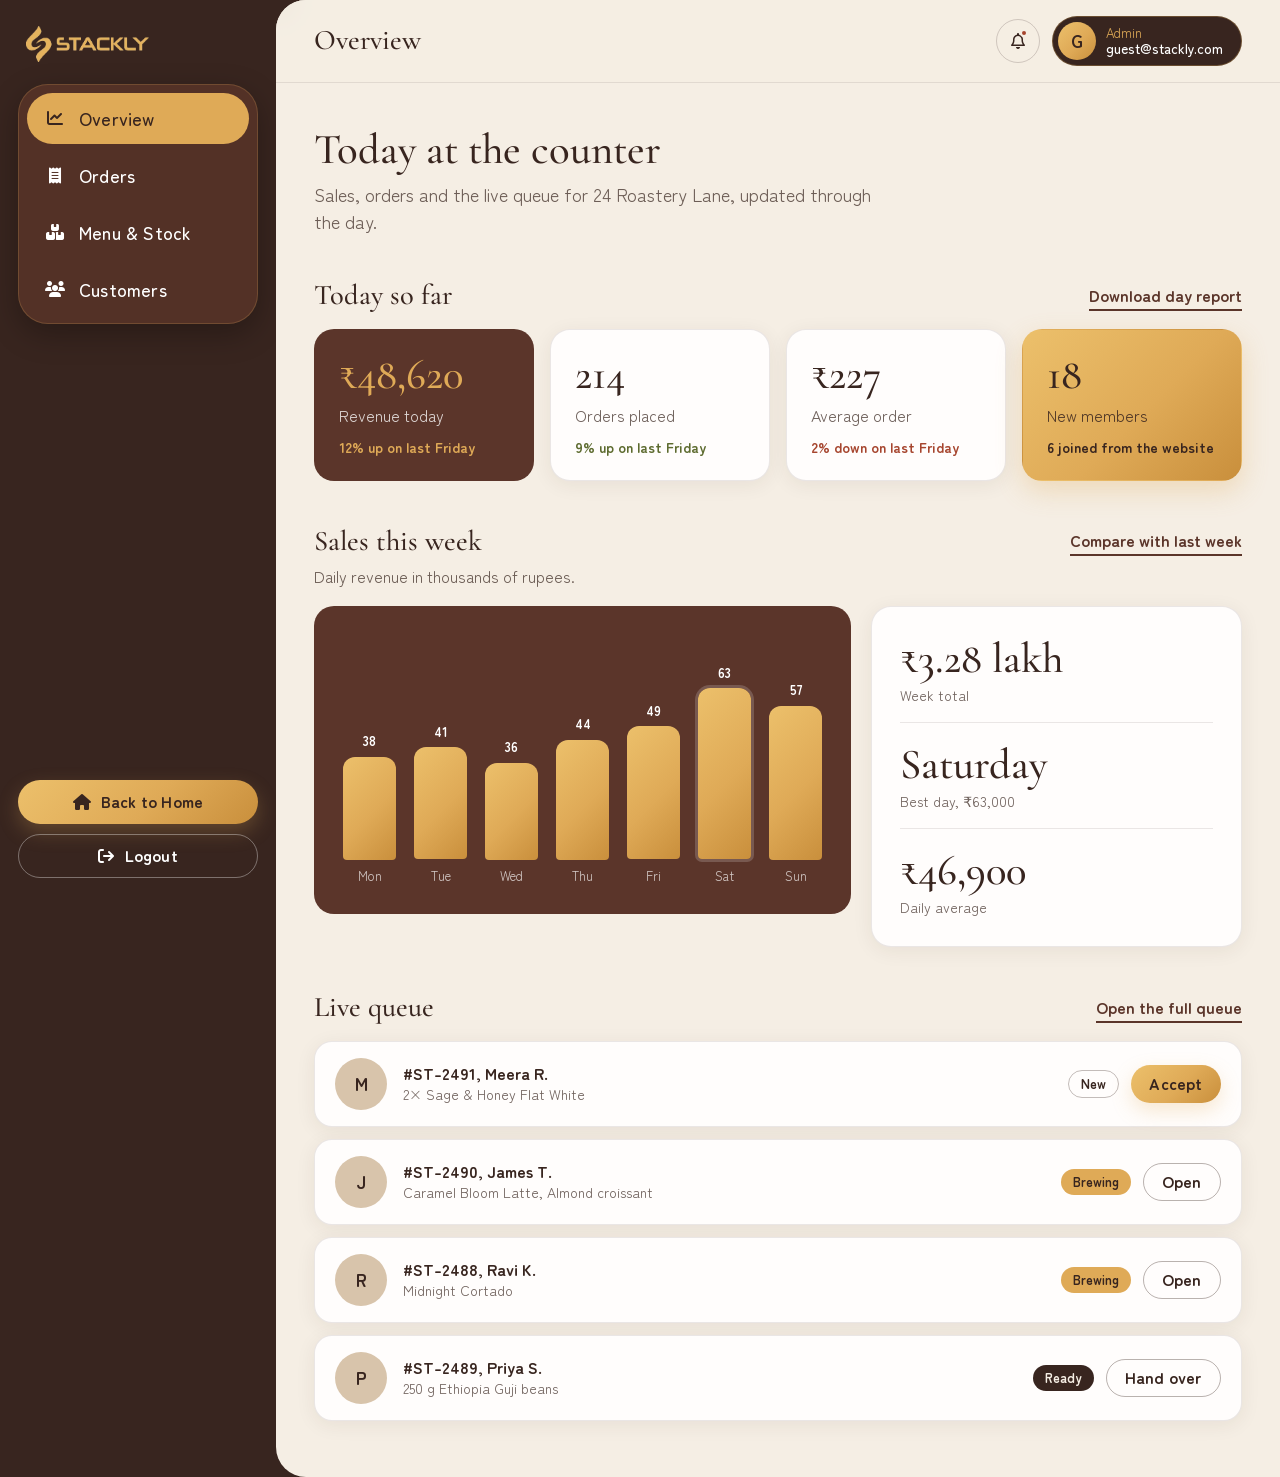
<file: admin-dashboard.html>
<!DOCTYPE html>
<html lang="en">

<head>
  <meta charset="UTF-8">
  <meta name="viewport" content="width=device-width, initial-scale=1">
  <title>Overview | Stackly Admin Dashboard</title>
  <link rel="preconnect" href="https://fonts.googleapis.com">
  <link rel="preconnect" href="https://fonts.gstatic.com" crossorigin>
  <link
    href="https://fonts.googleapis.com/css2?family=Cormorant+Garamond:wght@500;600&family=Zen+Maru+Gothic:wght@400;500;700&display=swap"
    rel="stylesheet">
  <link rel="stylesheet" href="https://cdnjs.cloudflare.com/ajax/libs/font-awesome/6.5.1/css/all.min.css"
    crossorigin="anonymous" referrerpolicy="no-referrer">
  <link rel="stylesheet" href="assets/css/style.css">
  <link rel="stylesheet" href="assets/css/dashboard.css">
</head>

<body class="cf cf-db" data-role="admin">
  <script>document.documentElement.classList.add('js')</script>
  <a class="db-skip" href="#dbView">Skip to content</a>

  <div class="db">
    <!-- SIDEBAR -->
    <aside class="db-side" id="dbSide" aria-label="Dashboard sidebar">
      <a href="admin-dashboard.html" class="cf-logo db-side__logo"><img src="assets/images/stackly-logo.webp"
          alt="Stackly" width="158" height="65"></a>

      <div class="db-side__who">
        <span class="db-user__av" data-db-initial aria-hidden="true">G</span>
        <span><small>Admin account</small><b data-db-email>guest@stackly.com</b></span>
      </div>

      <nav class="db-nav" aria-label="Admin menu">
        <a href="#overview" data-panel="overview" class="is-active" aria-current="page"><i
            class="fa-solid fa-chart-line" aria-hidden="true"></i>Overview</a>
        <a href="#orders" data-panel="orders"><i class="fa-solid fa-receipt" aria-hidden="true"></i>Orders</a>
        <a href="#stock" data-panel="stock" data-title="Menu &amp; Stock"><i class="fa-solid fa-boxes-stacked"
            aria-hidden="true"></i>Menu &amp; Stock</a>
        <a href="#customers" data-panel="customers"><i class="fa-solid fa-users" aria-hidden="true"></i>Customers</a>
      </nav>

      <div class="db-side__foot">
        <a href="index.html" class="db-btn"><i class="fa-solid fa-house" aria-hidden="true"></i>Back to Home</a>
        <a href="login.html" class="db-btn db-btn--ghost" data-db-logout><i class="fa-solid fa-arrow-right-from-bracket"
            aria-hidden="true"></i>Logout</a>
      </div>
    </aside>
    <div class="db-scrim" id="dbScrim"></div>

    <!-- MAIN -->
    <div class="db-main">
      <header class="db-top">
        <button class="db-burger" id="dbBurger" type="button" aria-label="Open menu" aria-expanded="false"
          aria-controls="dbSide"><span></span></button>
        <h1 class="cf-display db-top__title" id="dbTitle" aria-live="polite">Overview</h1>
        <a href="404.html" class="db-iconbtn" aria-label="Notifications"><i class="fa-regular fa-bell"
            aria-hidden="true"></i></a>
        <div class="db-user" title="guest@stackly.com">
          <span class="db-user__av" data-db-initial aria-hidden="true">G</span>
          <span class="db-user__txt"><small>Admin</small><b data-db-email>guest@stackly.com</b></span>
        </div>
      </header>

      <main class="db-view" id="dbView">

        <!-- ============ OVERVIEW ============ -->
        <div class="db-panel is-on" id="overview">
          <div class="db-ph">
            <h2 class="cf-display">Today at the counter</h2>
            <p>Sales, orders and the live queue for 24 Roastery Lane, updated through the day.</p>
          </div>

          <section class="db-sec" aria-labelledby="ao1">
            <div class="db-sec__h">
              <h3 class="cf-display" id="ao1">Today so far</h3>
              <a href="404.html" class="cf-link">Download day report</a>
            </div>
            <div class="db-stats">
              <div class="db-stat db-stat--brown"><b>₹48,620</b><span>Revenue today</span><em class="db-up"
                  style="color:var(--cf-gold)">12% up on last Friday</em></div>
              <div class="db-stat"><b>214</b><span>Orders placed</span><em class="db-up">9% up on last Friday</em></div>
              <div class="db-stat"><b>₹227</b><span>Average order</span><em class="db-down">2% down on last Friday</em>
              </div>
              <div class="db-stat db-stat--gold"><b>18</b><span>New members</span><em>6 joined from the website</em>
              </div>
            </div>
          </section>

          <section class="db-sec" aria-labelledby="ao2">
            <div class="db-sec__h">
              <h3 class="cf-display" id="ao2">Sales this week</h3>
              <a href="404.html" class="cf-link">Compare with last week</a>
              <p>Daily revenue in thousands of rupees.</p>
            </div>
            <div class="db-split">
              <article class="db-card db-card--brown db-chartcard">
                <div class="db-chart" role="img"
                  aria-label="Revenue by day: Mon 38k, Tue 41k, Wed 36k, Thu 44k, Fri 49k, Sat 63k, Sun 57k">
                  <div class="db-bar" style="--h:54%;--i:0"><b>38</b><i></i><span>Mon</span></div>
                  <div class="db-bar" style="--h:59%;--i:1"><b>41</b><i></i><span>Tue</span></div>
                  <div class="db-bar" style="--h:51%;--i:2"><b>36</b><i></i><span>Wed</span></div>
                  <div class="db-bar" style="--h:63%;--i:3"><b>44</b><i></i><span>Thu</span></div>
                  <div class="db-bar" style="--h:70%;--i:4"><b>49</b><i></i><span>Fri</span></div>
                  <div class="db-bar db-bar--top" style="--h:90%;--i:5"><b>63</b><i></i><span>Sat</span></div>
                  <div class="db-bar" style="--h:81%;--i:6"><b>57</b><i></i><span>Sun</span></div>
                </div>
              </article>
              <article class="db-card db-sum">
                <div><b>₹3.28 lakh</b><span>Week total</span></div>
                <div><b>Saturday</b><span>Best day, ₹63,000</span></div>
                <div><b>₹46,900</b><span>Daily average</span></div>
              </article>
            </div>
          </section>

          <section class="db-sec" aria-labelledby="ao3">
            <div class="db-sec__h">
              <h3 class="cf-display" id="ao3">Live queue</h3>
              <a href="404.html" class="cf-link">Open the full queue</a>
            </div>
            <div class="db-rows">
              <article class="db-row"><span class="db-round">M</span>
                <div>
                  <h4>#ST-2491, Meera R.</h4>
                  <p>2× Sage &amp; Honey Flat White</p>
                </div>
                <div class="db-row__end"><span class="db-tag db-tag--line">New</span><a href="404.html"
                    class="db-btn db-btn--sm">Accept</a></div>
              </article>
              <article class="db-row"><span class="db-round">J</span>
                <div>
                  <h4>#ST-2490, James T.</h4>
                  <p>Caramel Bloom Latte, Almond croissant</p>
                </div>
                <div class="db-row__end"><span class="db-tag db-tag--gold">Brewing</span><a href="404.html"
                    class="db-btn db-btn--sm db-btn--line">Open</a></div>
              </article>
              <article class="db-row"><span class="db-round">R</span>
                <div>
                  <h4>#ST-2488, Ravi K.</h4>
                  <p>Midnight Cortado</p>
                </div>
                <div class="db-row__end"><span class="db-tag db-tag--gold">Brewing</span><a href="404.html"
                    class="db-btn db-btn--sm db-btn--line">Open</a></div>
              </article>
              <article class="db-row"><span class="db-round">P</span>
                <div>
                  <h4>#ST-2489, Priya S.</h4>
                  <p>250 g Ethiopia Guji beans</p>
                </div>
                <div class="db-row__end"><span class="db-tag">Ready</span><a href="404.html"
                    class="db-btn db-btn--sm db-btn--line">Hand over</a></div>
              </article>
            </div>
          </section>
        </div>

        <!-- ============ ORDERS ============ -->
        <div class="db-panel" id="orders">
          <div class="db-ph">
            <h2 class="cf-display">Orders</h2>
            <p>Where every order stands right now, the latest tickets and when the bar gets busiest.</p>
          </div>

          <section class="db-sec" aria-labelledby="ad1">
            <div class="db-sec__h">
              <h3 class="cf-display" id="ad1">Order status</h3>
              <p>214 orders so far today.</p>
            </div>
            <div class="db-stats">
              <div class="db-stat db-stat--gold"><b>6</b><span>New, waiting to start</span></div>
              <div class="db-stat db-stat--brown"><b>9</b><span>Brewing on the bar</span></div>
              <div class="db-stat"><b>4</b><span>Ready for pickup</span></div>
              <div class="db-stat"><b>195</b><span>Completed today</span></div>
            </div>
          </section>

          <section class="db-sec" aria-labelledby="ad2">
            <div class="db-sec__h">
              <h3 class="cf-display" id="ad2">Latest orders</h3>
              <a href="404.html" class="cf-link">Export orders</a>
            </div>
            <div class="db-tablewrap">
              <table class="db-table">
                <thead>
                  <tr>
                    <th scope="col">Order</th>
                    <th scope="col">Customer</th>
                    <th scope="col">Items</th>
                    <th scope="col">Total</th>
                    <th scope="col">Status</th>
                    <th scope="col"><span style="position:absolute;left:-9999px">Action</span></th>
                  </tr>
                </thead>
                <tbody>
                  <tr>
                    <td class="db-id" data-label="Order">#ST-2491</td>
                    <td data-label="Customer">Meera R.</td>
                    <td data-label="Items">2× Sage &amp; Honey Flat White</td>
                    <td data-label="Total">₹560</td>
                    <td data-label="Status"><span class="db-tag db-tag--line">New</span></td>
                    <td data-label=""><a href="404.html" class="db-btn db-btn--sm db-btn--line">View</a></td>
                  </tr>
                  <tr>
                    <td class="db-id" data-label="Order">#ST-2490</td>
                    <td data-label="Customer">James T.</td>
                    <td data-label="Items">Caramel Bloom Latte, Almond croissant</td>
                    <td data-label="Total">₹410</td>
                    <td data-label="Status"><span class="db-tag db-tag--gold">Brewing</span></td>
                    <td data-label=""><a href="404.html" class="db-btn db-btn--sm db-btn--line">View</a></td>
                  </tr>
                  <tr>
                    <td class="db-id" data-label="Order">#ST-2489</td>
                    <td data-label="Customer">Priya S.</td>
                    <td data-label="Items">250 g Ethiopia Guji beans</td>
                    <td data-label="Total">₹690</td>
                    <td data-label="Status"><span class="db-tag">Ready</span></td>
                    <td data-label=""><a href="404.html" class="db-btn db-btn--sm db-btn--line">View</a></td>
                  </tr>
                  <tr>
                    <td class="db-id" data-label="Order">#ST-2488</td>
                    <td data-label="Customer">Ravi K.</td>
                    <td data-label="Items">Midnight Cortado</td>
                    <td data-label="Total">₹210</td>
                    <td data-label="Status"><span class="db-tag db-tag--gold">Brewing</span></td>
                    <td data-label=""><a href="404.html" class="db-btn db-btn--sm db-btn--line">View</a></td>
                  </tr>
                  <tr>
                    <td class="db-id" data-label="Order">#ST-2487</td>
                    <td data-label="Customer">Anya M.</td>
                    <td data-label="Items">Honey Cardamom Latte ×2, Cold brew</td>
                    <td data-label="Total">₹820</td>
                    <td data-label="Status"><span class="db-tag">Completed</span></td>
                    <td data-label=""><a href="404.html" class="db-btn db-btn--sm db-btn--line">View</a></td>
                  </tr>
                  <tr>
                    <td class="db-id" data-label="Order">#ST-2486</td>
                    <td data-label="Customer">Tom B.</td>
                    <td data-label="Items">Cold brew</td>
                    <td data-label="Total">₹240</td>
                    <td data-label="Status"><span class="db-tag db-tag--rust">Refunded</span></td>
                    <td data-label=""><a href="404.html" class="db-btn db-btn--sm db-btn--line">View</a></td>
                  </tr>
                </tbody>
              </table>
            </div>
          </section>

          <section class="db-sec" aria-labelledby="ad3">
            <div class="db-sec__h">
              <h3 class="cf-display" id="ad3">Busiest hours today</h3>
              <p>Orders per hour, from 7 am to 7 pm. Darker means busier.</p>
            </div>
            <div class="db-card">
              <ul class="db-heat" aria-label="Orders per hour from 7 am to 7 pm">
                <li style="--l:2"><span>7</span></li>
                <li style="--l:4"><span>8</span></li>
                <li style="--l:4"><span>9</span></li>
                <li style="--l:3"><span>10</span></li>
                <li style="--l:2"><span>11</span></li>
                <li style="--l:3"><span>12</span></li>
                <li style="--l:3"><span>1</span></li>
                <li style="--l:2"><span>2</span></li>
                <li style="--l:2"><span>3</span></li>
                <li style="--l:3"><span>4</span></li>
                <li style="--l:4"><span>5</span></li>
                <li style="--l:3"><span>6</span></li>
                <li style="--l:1"><span>7</span></li>
              </ul>
              <p class="db-heat-note">The rush runs from 8 to 10 am and again around 5 pm, so schedule two baristas on
                the bar for both.</p>
            </div>
          </section>
        </div>

        <!-- ============ MENU & STOCK ============ -->
        <div class="db-panel" id="stock">
          <div class="db-ph">
            <h2 class="cf-display">Menu &amp; stock</h2>
            <p>What sells, what's running low and which drinks are on the menu today.</p>
          </div>

          <section class="db-sec" aria-labelledby="as1">
            <div class="db-sec__h">
              <h3 class="cf-display" id="as1">Bestsellers this week</h3>
              <a href="404.html" class="cf-link">Full sales report</a>
            </div>
            <ol class="db-rows">
              <li class="db-row"><span class="db-rank">1</span>
                <div>
                  <h4>Honey Cardamom Latte</h4>
                  <div class="db-meter" style="--v:100%;margin-top:8px"><i></i></div>
                </div><span class="db-row__val">182 sold</span>
              </li>
              <li class="db-row"><span class="db-rank">2</span>
                <div>
                  <h4>Caramel Bloom Latte</h4>
                  <div class="db-meter" style="--v:88%;margin-top:8px"><i></i></div>
                </div><span class="db-row__val">161 sold</span>
              </li>
              <li class="db-row"><span class="db-rank">3</span>
                <div>
                  <h4>Sage &amp; Honey Flat White</h4>
                  <div class="db-meter" style="--v:76%;margin-top:8px"><i></i></div>
                </div><span class="db-row__val">138 sold</span>
              </li>
              <li class="db-row"><span class="db-rank">4</span>
                <div>
                  <h4>Midnight Cortado</h4>
                  <div class="db-meter" style="--v:64%;margin-top:8px"><i></i></div>
                </div><span class="db-row__val">117 sold</span>
              </li>
              <li class="db-row"><span class="db-rank">5</span>
                <div>
                  <h4>Cold brew</h4>
                  <div class="db-meter" style="--v:53%;margin-top:8px"><i></i></div>
                </div><span class="db-row__val">96 sold</span>
              </li>
            </ol>
          </section>

          <section class="db-sec" aria-labelledby="as2">
            <div class="db-sec__h">
              <h3 class="cf-display" id="as2">Stock levels</h3>
              <a href="404.html" class="cf-link">Reorder supplies</a>
              <p>Two items are below 30% and need a refill this week.</p>
            </div>
            <div class="db-card">
              <ul class="db-taste">
                <li>
                  <div>Ethiopia Guji beans <span>72% left</span></div>
                  <div class="db-meter" style="--v:72%"><i></i></div>
                </li>
                <li>
                  <div>Whole milk <span>64% left</span></div>
                  <div class="db-meter" style="--v:64%"><i></i></div>
                </li>
                <li>
                  <div>Paper cups <span>41% left</span></div>
                  <div class="db-meter" style="--v:41%"><i></i></div>
                </li>
                <li>
                  <div>Oat milk <span>28% left, low</span></div>
                  <div class="db-meter db-meter--rust" style="--v:28%"><i></i></div>
                </li>
                <li>
                  <div>Caramel syrup <span>18% left, low</span></div>
                  <div class="db-meter db-meter--rust" style="--v:18%"><i></i></div>
                </li>
              </ul>
            </div>
          </section>

          <section class="db-sec" aria-labelledby="as3">
            <div class="db-sec__h">
              <h3 class="cf-display" id="as3">Today's menu</h3>
              <a href="404.html" class="db-btn db-btn--sm">Add a drink</a>
            </div>
            <div class="db-rows">
              <article class="db-row db-row--2">
                <div>
                  <h4>Honey Cardamom Latte</h4>
                  <p>₹290</p>
                </div>
                <div class="db-row__end"><span class="db-tag">On the menu</span><a href="404.html"
                    class="db-btn db-btn--sm db-btn--line">Edit</a></div>
              </article>
              <article class="db-row db-row--2">
                <div>
                  <h4>Caramel Bloom Latte</h4>
                  <p>₹260</p>
                </div>
                <div class="db-row__end"><span class="db-tag db-tag--rust">Low on syrup</span><a href="404.html"
                    class="db-btn db-btn--sm db-btn--line">Edit</a></div>
              </article>
              <article class="db-row db-row--2">
                <div>
                  <h4>Sage &amp; Honey Flat White</h4>
                  <p>₹280</p>
                </div>
                <div class="db-row__end"><span class="db-tag">On the menu</span><a href="404.html"
                    class="db-btn db-btn--sm db-btn--line">Edit</a></div>
              </article>
              <article class="db-row db-row--2">
                <div>
                  <h4>Midnight Cortado</h4>
                  <p>₹210</p>
                </div>
                <div class="db-row__end"><span class="db-tag db-tag--line">Sold out today</span><a href="404.html"
                    class="db-btn db-btn--sm db-btn--line">Edit</a></div>
              </article>
            </div>
          </section>
        </div>

        <!-- ============ CUSTOMERS ============ -->
        <div class="db-panel" id="customers">
          <div class="db-ph">
            <h2 class="cf-display">Customers</h2>
            <p>Who's walking in, who keeps coming back and what they're saying about the café.</p>
          </div>

          <section class="db-sec" aria-labelledby="ac1">
            <div class="db-sec__h">
              <h3 class="cf-display" id="ac1">Customer groups</h3>
              <a href="404.html" class="cf-link">Manage groups</a>
            </div>
            <div class="db-stats">
              <div class="db-stat db-stat--brown"><b>612</b><span>Regulars, weekly or more</span></div>
              <div class="db-stat"><b>128</b><span>New this month</span></div>
              <div class="db-stat db-stat--gold"><b>74</b><span>Bean subscribers</span></div>
              <div class="db-stat"><b>41</b><span>Haven't visited in 60 days</span></div>
            </div>
          </section>

          <section class="db-sec" aria-labelledby="ac2">
            <div class="db-sec__h">
              <h3 class="cf-display" id="ac2">Top customers this quarter</h3>
              <a href="404.html" class="cf-link">See all customers</a>
            </div>
            <div class="db-rows">
              <article class="db-row"><span class="db-round"><img src="assets/images/avatar-3.webp" alt="" width="52"
                    height="52"></span>
                <div>
                  <h4>Meera R.</h4>
                  <p>Weekday regular, 38 orders</p>
                </div>
                <div class="db-row__end"><span class="db-row__val">₹9,420</span><a href="404.html"
                    class="db-btn db-btn--sm db-btn--line">View</a></div>
              </article>
              <article class="db-row"><span class="db-round"><img src="assets/images/avatar-1.webp" alt="" width="52"
                    height="52"></span>
                <div>
                  <h4>James T.</h4>
                  <p>Weekend visitor, 29 orders</p>
                </div>
                <div class="db-row__end"><span class="db-row__val">₹6,870</span><a href="404.html"
                    class="db-btn db-btn--sm db-btn--line">View</a></div>
              </article>
              <article class="db-row"><span class="db-round"><img src="assets/images/avatar-2.webp" alt="" width="52"
                    height="52"></span>
                <div>
                  <h4>Priya S.</h4>
                  <p>Home brewer, 21 orders</p>
                </div>
                <div class="db-row__end"><span class="db-row__val">₹5,310</span><a href="404.html"
                    class="db-btn db-btn--sm db-btn--line">View</a></div>
              </article>
            </div>
          </section>

          <section class="db-sec" aria-labelledby="ac3">
            <div class="db-sec__h">
              <h3 class="cf-display" id="ac3">Recent feedback</h3>
              <a href="404.html" class="cf-link">All reviews</a>
            </div>
            <div class="db-fb">
              <article class="db-card">
                <div class="db-stars" aria-label="5 stars"><i class="fa-solid fa-star"></i><i
                    class="fa-solid fa-star"></i><i class="fa-solid fa-star"></i><i class="fa-solid fa-star"></i><i
                    class="fa-solid fa-star"></i></div>
                <blockquote>The Honey Cardamom Latte is the reason I walk the long way to work.</blockquote>
                <footer><span><b>Nadia</b><small>Morning regular</small></span><a href="404.html"
                    class="db-btn db-btn--sm">Reply</a></footer>
              </article>
              <article class="db-card">
                <div class="db-stars" aria-label="5 stars"><i class="fa-solid fa-star"></i><i
                    class="fa-solid fa-star"></i><i class="fa-solid fa-star"></i><i class="fa-solid fa-star"></i><i
                    class="fa-solid fa-star"></i></div>
                <blockquote>Gifted a bag of beans to my dad and he called the next day asking for more.</blockquote>
                <footer><span><b>Iris</b><small>Gift giver</small></span><a href="404.html"
                    class="db-btn db-btn--sm">Reply</a></footer>
              </article>
              <article class="db-card">
                <div class="db-stars" aria-label="3 stars"><i class="fa-solid fa-star"></i><i
                    class="fa-solid fa-star"></i><i class="fa-solid fa-star"></i><i class="fa-regular fa-star"></i><i
                    class="fa-regular fa-star"></i></div>
                <blockquote>Lovely coffee, but my order waited ten minutes at the counter on Saturday.</blockquote>
                <footer><span><b>Dan</b><small>Remote worker</small></span><a href="404.html"
                    class="db-btn db-btn--sm">Reply</a></footer>
              </article>
            </div>
          </section>
        </div>

      </main>
    </div>
  </div>

  <script src="assets/js/dashboard.js"></script>
</body>

</html>
</file>
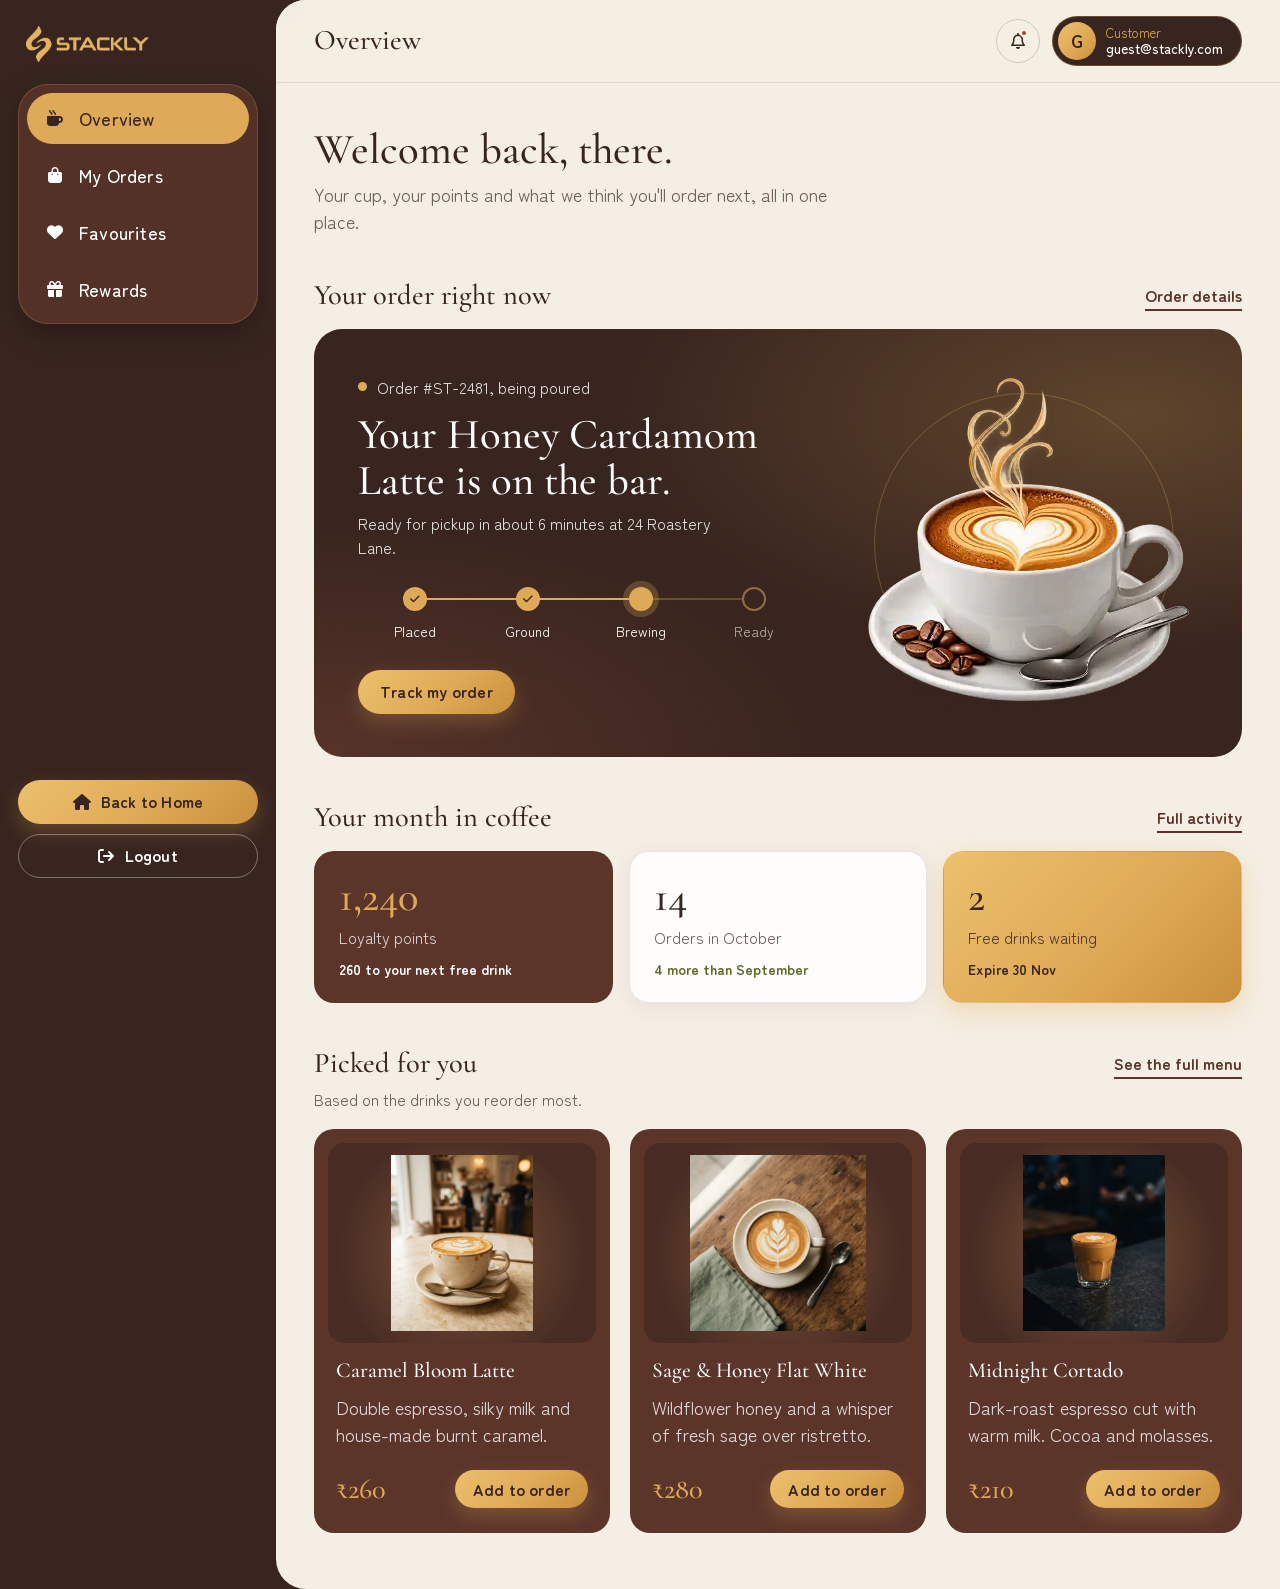
<file: customer-dashboard.html>
<!DOCTYPE html>
<html lang="en">

<head>
  <meta charset="UTF-8">
  <meta name="viewport" content="width=device-width, initial-scale=1">
  <title>Overview | Stackly Customer Dashboard</title>
  <link rel="preconnect" href="https://fonts.googleapis.com">
  <link rel="preconnect" href="https://fonts.gstatic.com" crossorigin>
  <link
    href="https://fonts.googleapis.com/css2?family=Cormorant+Garamond:wght@500;600&family=Zen+Maru+Gothic:wght@400;500;700&display=swap"
    rel="stylesheet">
  <link rel="stylesheet" href="https://cdnjs.cloudflare.com/ajax/libs/font-awesome/6.5.1/css/all.min.css"
    crossorigin="anonymous" referrerpolicy="no-referrer">
  <link rel="stylesheet" href="assets/css/style.css">
  <link rel="stylesheet" href="assets/css/dashboard.css">
</head>

<body class="cf cf-db" data-role="customer">
  <script>document.documentElement.classList.add('js')</script>
  <a class="db-skip" href="#dbView">Skip to content</a>

  <div class="db">
    <!-- SIDEBAR -->
    <aside class="db-side" id="dbSide" aria-label="Dashboard sidebar">
      <a href="customer-dashboard.html" class="cf-logo db-side__logo"><img src="assets/images/stackly-logo.webp" alt="Stackly" width="158"
          height="65"></a>

      <div class="db-side__who">
        <span class="db-user__av" data-db-initial aria-hidden="true">G</span>
        <span><small>Customer account</small><b data-db-email>guest@stackly.com</b></span>
      </div>

      <nav class="db-nav" aria-label="Customer menu">
        <a href="#overview" data-panel="overview" class="is-active" aria-current="page"><i class="fa-solid fa-mug-hot"
            aria-hidden="true"></i>Overview</a>
        <a href="#orders" data-panel="orders" data-title="My Orders"><i class="fa-solid fa-bag-shopping"
            aria-hidden="true"></i>My Orders</a>
        <a href="#favourites" data-panel="favourites"><i class="fa-solid fa-heart" aria-hidden="true"></i>Favourites</a>
        <a href="#rewards" data-panel="rewards"><i class="fa-solid fa-gift" aria-hidden="true"></i>Rewards</a>
      </nav>

      <div class="db-side__foot">
        <a href="index.html" class="db-btn"><i class="fa-solid fa-house" aria-hidden="true"></i>Back to Home</a>
        <a href="login.html" class="db-btn db-btn--ghost" data-db-logout><i class="fa-solid fa-arrow-right-from-bracket"
            aria-hidden="true"></i>Logout</a>
      </div>
    </aside>
    <div class="db-scrim" id="dbScrim"></div>

    <!-- MAIN -->
    <div class="db-main">
      <header class="db-top">
        <button class="db-burger" id="dbBurger" type="button" aria-label="Open menu" aria-expanded="false"
          aria-controls="dbSide"><span></span></button>
        <h1 class="cf-display db-top__title" id="dbTitle" aria-live="polite">Overview</h1>
        <a href="404.html" class="db-iconbtn" aria-label="Notifications"><i class="fa-regular fa-bell"
            aria-hidden="true"></i></a>
        <div class="db-user" title="guest@stackly.com">
          <span class="db-user__av" data-db-initial aria-hidden="true">G</span>
          <span class="db-user__txt"><small>Customer</small><b data-db-email>guest@stackly.com</b></span>
        </div>
      </header>

      <main class="db-view" id="dbView">

        <!-- ============ OVERVIEW ============ -->
        <div class="db-panel is-on" id="overview">
          <div class="db-ph">
            <h2 class="cf-display">Welcome back, <span data-db-name>there</span>.</h2>
            <p>Your cup, your points and what we think you'll order next, all in one place.</p>
          </div>

          <section class="db-sec" aria-labelledby="ov1">
            <div class="db-sec__h">
              <h3 class="cf-display" id="ov1">Your order right now</h3>
              <a href="404.html" class="cf-link">Order details</a>
            </div>
            <article class="db-now">
              <div>
                <p class="db-now__id">Order #ST-2481, being poured</p>
                <h4>Your Honey Cardamom Latte is on the bar.</h4>
                <p>Ready for pickup in about 6 minutes at 24 Roastery Lane.</p>
                <ol class="db-track" aria-label="Order progress">
                  <li class="is-done">Placed</li>
                  <li class="is-done">Ground</li>
                  <li class="is-now">Brewing</li>
                  <li>Ready</li>
                </ol>
                <a href="404.html" class="db-btn">Track my order</a>
              </div>
              <div class="db-now__media">
                <img src="assets/images/hero-latte.webp" alt="Latte art coffee set" width="526" height="526">
              </div>
            </article>
          </section>

          <section class="db-sec" aria-labelledby="ov2">
            <div class="db-sec__h">
              <h3 class="cf-display" id="ov2">Your month in coffee</h3>
              <a href="404.html" class="cf-link">Full activity</a>
            </div>
            <div class="db-stats">
              <div class="db-stat db-stat--brown"><b>1,240</b><span>Loyalty points</span><em>260 to your next free drink</em></div>
              <div class="db-stat"><b>14</b><span>Orders in October</span><em class="db-up">4 more than September</em></div>
              <div class="db-stat db-stat--gold"><b>2</b><span>Free drinks waiting</span><em>Expire 30 Nov</em></div>
            </div>
          </section>

          <section class="db-sec" aria-labelledby="ov3">
            <div class="db-sec__h">
              <h3 class="cf-display" id="ov3">Picked for you</h3>
              <a href="404.html" class="cf-link">See the full menu</a>
              <p>Based on the drinks you reorder most.</p>
            </div>
            <div class="db-cups">
              <article class="db-cupc">
                <div class="db-cupc__img"><img src="assets/images/cup-caramel.webp" alt="Caramel Bloom Latte" width="356"
                    height="442" loading="lazy"></div>
                <h4>Caramel Bloom Latte</h4>
                <p>Double espresso, silky milk and house-made burnt caramel.</p>
                <div class="db-cupc__row"><span class="db-price">₹260</span><a href="404.html"
                    class="db-btn db-btn--sm">Add to order</a></div>
              </article>
              <article class="db-cupc">
                <div class="db-cupc__img"><img src="assets/images/cup-sage.webp" alt="Sage and Honey Flat White"
                    width="356" height="354" loading="lazy"></div>
                <h4>Sage &amp; Honey Flat White</h4>
                <p>Wildflower honey and a whisper of fresh sage over ristretto.</p>
                <div class="db-cupc__row"><span class="db-price">₹280</span><a href="404.html"
                    class="db-btn db-btn--sm">Add to order</a></div>
              </article>
              <article class="db-cupc">
                <div class="db-cupc__img"><img src="assets/images/cup-cortado.webp" alt="Midnight Cortado" width="356"
                    height="406" loading="lazy"></div>
                <h4>Midnight Cortado</h4>
                <p>Dark-roast espresso cut with warm milk. Cocoa and molasses.</p>
                <div class="db-cupc__row"><span class="db-price">₹210</span><a href="404.html"
                    class="db-btn db-btn--sm">Add to order</a></div>
              </article>
            </div>
          </section>
        </div>

        <!-- ============ MY ORDERS ============ -->
        <div class="db-panel" id="orders">
          <div class="db-ph">
            <h2 class="cf-display">My orders</h2>
            <p>Follow what's brewing, look back at past orders and reorder a favourite without starting over.</p>
          </div>

          <section class="db-sec" aria-labelledby="or1">
            <div class="db-sec__h">
              <h3 class="cf-display" id="or1">Active order</h3>
            </div>
            <div class="db-split">
              <article class="db-card db-card--brown">
                <span class="db-tag db-tag--gold">Brewing</span>
                <h4 class="cf-display" style="font-size:var(--cf-fs-h3);margin:12px 0 6px;line-height:1.1">Order
                  #ST-2481</h4>
                <p style="color:rgba(255,255,255,.85)">Honey Cardamom Latte, Almond croissant. Pickup at the counter,
                  name on the cup.</p>
                <div class="db-meter" style="--v:66%;margin:22px 0 10px;background:rgba(255,255,255,.18)"><i></i></div>
                <p style="font-size:var(--cf-fs-sm);color:rgba(255,255,255,.8)">About 6 minutes left</p>
              </article>
              <article class="db-card">
                <dl class="db-dl" style="grid-template-columns:1fr 1fr">
                  <div><dt>Total</dt><dd>₹410</dd></div>
                  <div><dt>Paid with</dt><dd>UPI</dd></div>
                  <div><dt>Placed</dt><dd>8:42 am</dd></div>
                  <div><dt>Pickup</dt><dd>24 Roastery Lane</dd></div>
                </dl>
                <div class="db-chips" style="margin-bottom:0">
                  <a href="404.html" class="db-btn db-btn--sm">Track order</a>
                  <a href="404.html" class="db-btn db-btn--sm db-btn--line">Contact the café</a>
                </div>
              </article>
            </div>
          </section>

          <section class="db-sec" aria-labelledby="or2">
            <div class="db-sec__h">
              <h3 class="cf-display" id="or2">Order history</h3>
              <a href="404.html" class="cf-link">Download receipts</a>
            </div>
            <div class="db-tablewrap">
              <table class="db-table">
                <thead>
                  <tr><th scope="col">Order</th><th scope="col">Items</th><th scope="col">Date</th><th scope="col">Total</th><th scope="col">Status</th><th scope="col"><span class="sr-only" style="position:absolute;left:-9999px">Action</span></th></tr>
                </thead>
                <tbody>
                  <tr><td class="db-id" data-label="Order">#ST-2481</td><td data-label="Items">Honey Cardamom Latte, Almond croissant</td><td data-label="Date">Today, 8:42 am</td><td data-label="Total">₹410</td><td data-label="Status"><span class="db-tag db-tag--gold">Brewing</span></td><td data-label=""><a href="404.html" class="db-btn db-btn--sm db-btn--line">View</a></td></tr>
                  <tr><td class="db-id" data-label="Order">#ST-2466</td><td data-label="Items">2× Sage &amp; Honey Flat White</td><td data-label="Date">Wed, 14 Oct</td><td data-label="Total">₹560</td><td data-label="Status"><span class="db-tag">Picked up</span></td><td data-label=""><a href="404.html" class="db-btn db-btn--sm db-btn--line">View</a></td></tr>
                  <tr><td class="db-id" data-label="Order">#ST-2439</td><td data-label="Items">Midnight Cortado</td><td data-label="Date">Sun, 11 Oct</td><td data-label="Total">₹210</td><td data-label="Status"><span class="db-tag">Picked up</span></td><td data-label=""><a href="404.html" class="db-btn db-btn--sm db-btn--line">View</a></td></tr>
                  <tr><td class="db-id" data-label="Order">#ST-2410</td><td data-label="Items">Cold brew, 250 g Ethiopia beans</td><td data-label="Date">Thu, 8 Oct</td><td data-label="Total">₹1,090</td><td data-label="Status"><span class="db-tag">Delivered</span></td><td data-label=""><a href="404.html" class="db-btn db-btn--sm db-btn--line">View</a></td></tr>
                  <tr><td class="db-id" data-label="Order">#ST-2388</td><td data-label="Items">Caramel Bloom Latte</td><td data-label="Date">Mon, 5 Oct</td><td data-label="Total">₹260</td><td data-label="Status"><span class="db-tag db-tag--line">Cancelled</span></td><td data-label=""><a href="404.html" class="db-btn db-btn--sm db-btn--line">View</a></td></tr>
                </tbody>
              </table>
            </div>
          </section>

          <section class="db-sec" aria-labelledby="or3">
            <div class="db-sec__h">
              <h3 class="cf-display" id="or3">Order it again</h3>
              <p>Your most repeated orders, ready to go.</p>
            </div>
            <div class="db-reorder">
              <article class="db-card"><span class="db-round"><i class="fa-solid fa-mug-hot" aria-hidden="true"></i></span>
                <div><h4>Honey Cardamom Latte</h4><p>Ordered 9 times</p></div><a href="404.html" class="db-btn db-btn--sm">Reorder</a></article>
              <article class="db-card"><span class="db-round"><i class="fa-solid fa-mug-saucer" aria-hidden="true"></i></span>
                <div><h4>Sage &amp; Honey Flat White</h4><p>Ordered 6 times</p></div><a href="404.html" class="db-btn db-btn--sm">Reorder</a></article>
              <article class="db-card"><span class="db-round"><i class="fa-solid fa-glass-water" aria-hidden="true"></i></span>
                <div><h4>Cold brew</h4><p>Ordered 4 times</p></div><a href="404.html" class="db-btn db-btn--sm">Reorder</a></article>
            </div>
          </section>
        </div>

        <!-- ============ FAVOURITES ============ -->
        <div class="db-panel" id="favourites">
          <div class="db-ph">
            <h2 class="cf-display">Favourites</h2>
            <p>The drinks you keep coming back to, how you like them made and the beans you take home.</p>
          </div>

          <section class="db-sec" aria-labelledby="fv1">
            <div class="db-sec__h">
              <h3 class="cf-display" id="fv1">Saved drinks</h3>
              <a href="404.html" class="cf-link">Browse the menu</a>
            </div>
            <div class="db-favs">
              <article class="db-fav"><i class="fa-solid fa-heart" aria-hidden="true"></i>
                <div class="db-fav__img"><img src="assets/images/cup-caramel.webp" alt="Caramel Bloom Latte" width="356" height="442" loading="lazy"></div>
                <div><h4>Caramel Bloom Latte</h4><p>Oat milk, one extra shot</p><a href="404.html" class="db-btn db-btn--sm">Order now</a></div>
              </article>
              <article class="db-fav"><i class="fa-solid fa-heart" aria-hidden="true"></i>
                <div class="db-fav__img"><img src="assets/images/cup-sage.webp" alt="Sage and Honey Flat White" width="356" height="354" loading="lazy"></div>
                <div><h4>Sage &amp; Honey Flat White</h4><p>Whole milk, extra hot</p><a href="404.html" class="db-btn db-btn--sm">Order now</a></div>
              </article>
              <article class="db-fav"><i class="fa-solid fa-heart" aria-hidden="true"></i>
                <div class="db-fav__img"><img src="assets/images/cup-cortado.webp" alt="Midnight Cortado" width="356" height="406" loading="lazy"></div>
                <div><h4>Midnight Cortado</h4><p>Served as it comes</p><a href="404.html" class="db-btn db-btn--sm">Order now</a></div>
              </article>
            </div>
          </section>

          <section class="db-sec" aria-labelledby="fv2">
            <div class="db-sec__h">
              <h3 class="cf-display" id="fv2">Your taste profile</h3>
              <p>Built from your last 14 orders.</p>
            </div>
            <div class="db-card">
              <ul class="db-taste">
                <li><div>Sweetness <span>Medium-high</span></div><div class="db-meter" style="--v:70%"><i></i></div></li>
                <li><div>Roast depth <span>Medium</span></div><div class="db-meter" style="--v:55%"><i></i></div></li>
                <li><div>Milk in the cup <span>Mostly milk drinks</span></div><div class="db-meter" style="--v:80%"><i></i></div></li>
                <li><div>Caffeine <span>One to two shots</span></div><div class="db-meter" style="--v:45%"><i></i></div></li>
              </ul>
            </div>
          </section>

          <section class="db-sec" aria-labelledby="fv3">
            <div class="db-sec__h">
              <h3 class="cf-display" id="fv3">Beans at home</h3>
            </div>
            <article class="db-card db-card--brown db-sub">
              <span class="db-tag db-tag--gold">Active plan</span>
              <h4>Ethiopia Guji, 250 g</h4>
              <p>Stone fruit, honey and a clean finish. Roasted the week it ships.</p>
              <dl>
                <div><dt>Next bag ships</dt><dd>Fri, 24 Oct</dd></div>
                <div><dt>Grind</dt><dd>Whole bean</dd></div>
                <div><dt>Every</dt><dd>3 weeks</dd></div>
              </dl>
              <div class="db-sub__act">
                <a href="404.html" class="db-btn">Manage plan</a>
                <a href="404.html" class="db-btn db-btn--ghost">Skip a delivery</a>
              </div>
            </article>
          </section>
        </div>

        <!-- ============ REWARDS ============ -->
        <div class="db-panel" id="rewards">
          <div class="db-ph">
            <h2 class="cf-display">Rewards</h2>
            <p>Every cup earns points. Spend them on drinks, beans and brewing classes.</p>
          </div>

          <section class="db-sec" aria-labelledby="rw1">
            <div class="db-sec__h">
              <h3 class="cf-display" id="rw1">Your points</h3>
              <a href="404.html" class="cf-link">Points history</a>
            </div>
            <article class="db-card db-card--brown db-points">
              <div class="db-ring" style="--p:83"><div><b>1,240</b><span>of 1,500</span></div></div>
              <div>
                <h4>260 points to your next free drink.</h4>
                <p>You earn 10 points for every ₹100 spent, and double points on Tuesdays.</p>
                <div class="db-facts"><span>Regular member</span><span>Member since Mar 2025</span></div>
              </div>
            </article>
          </section>

          <section class="db-sec" aria-labelledby="rw2">
            <div class="db-sec__h">
              <h3 class="cf-display" id="rw2">Rewards you can claim</h3>
            </div>
            <div class="db-rows">
              <article class="db-row db-row--2"><div><h4>Free regular drink</h4><p>Any drink from the core menu</p></div>
                <div class="db-row__end"><span class="db-row__val">500 pts</span><a href="404.html" class="db-btn db-btn--sm">Claim</a></div></article>
              <article class="db-row db-row--2"><div><h4>250 g bag of beans</h4><p>Pick any single-origins roast</p></div>
                <div class="db-row__end"><span class="db-row__val">900 pts</span><a href="404.html" class="db-btn db-btn--sm">Claim</a></div></article>
              <article class="db-row db-row--2"><div><h4>Saturday brew class</h4><p>One seat, includes a bag to take home</p></div>
                <div class="db-row__end"><span class="db-row__val">1,500 pts</span><a href="404.html" class="db-btn db-btn--sm db-btn--line">Save for later</a></div></article>
            </div>
          </section>

          <section class="db-sec" aria-labelledby="rw3">
            <div class="db-sec__h">
              <h3 class="cf-display" id="rw3">Account details</h3>
            </div>
            <article class="db-card">
              <dl class="db-dl">
                <div><dt>Email</dt><dd data-db-email>guest@stackly.com</dd></div>
                <div><dt>Home café</dt><dd>24 Roastery Lane</dd></div>
                <div><dt>Name on the cup</dt><dd data-db-name>there</dd></div>
                <div><dt>Usual milk</dt><dd>Oat</dd></div>
              </dl>
              <div class="db-chips">
                <span class="db-tag db-tag--line">Pickup alerts on</span>
                <span class="db-tag db-tag--line">Offers by email</span>
              </div>
              <a href="404.html" class="db-btn db-btn--line">Edit profile</a>
            </article>
          </section>
        </div>

      </main>
    </div>
  </div>

  <script src="assets/js/dashboard.js"></script>
</body>

</html>
</file>
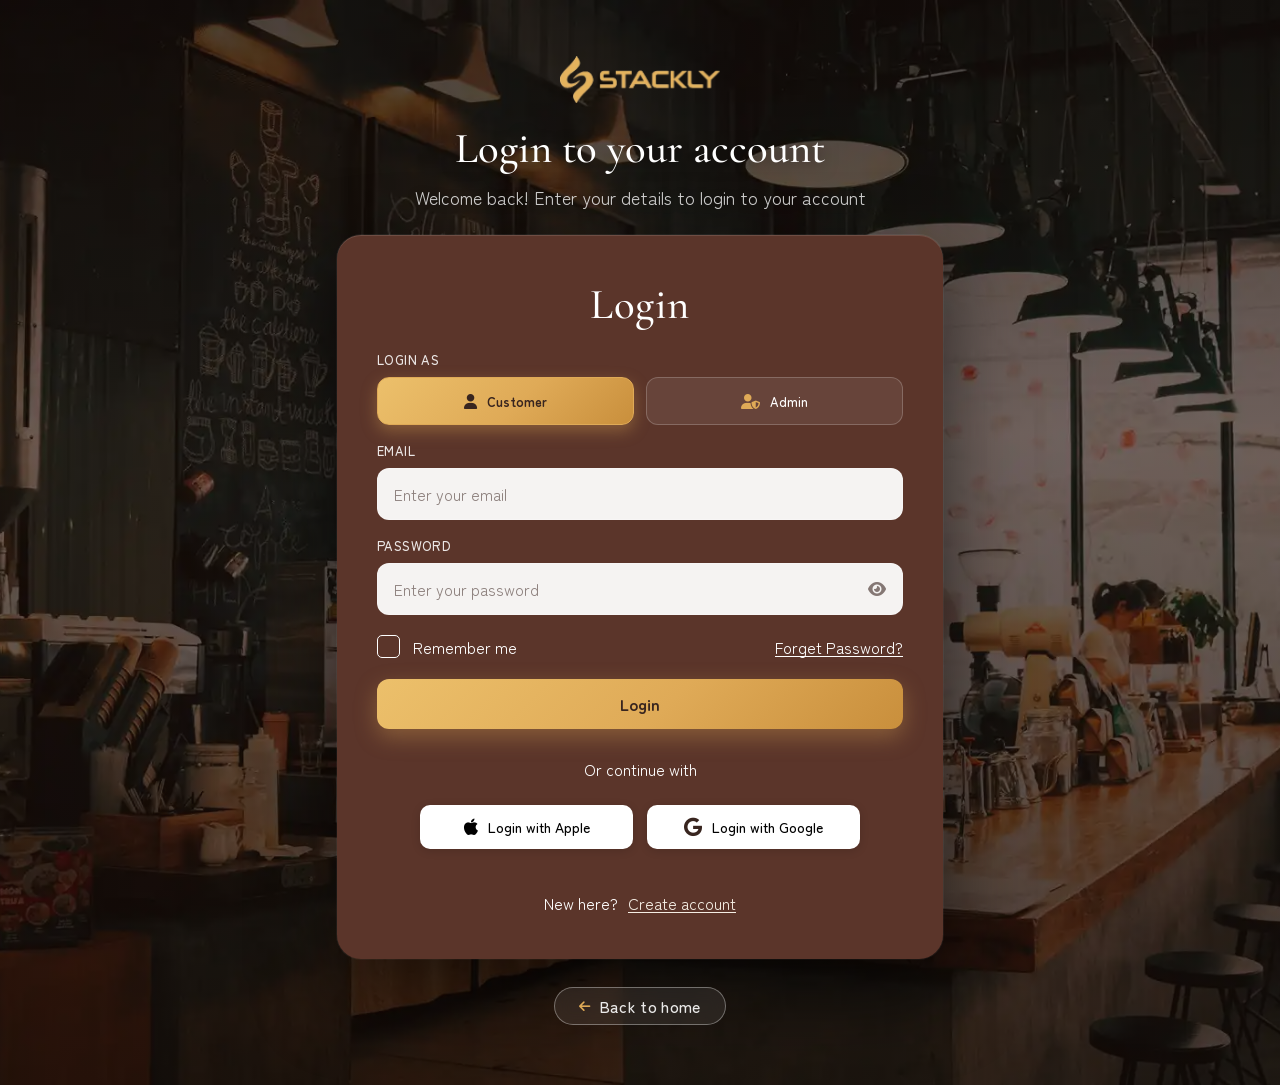
<file: login.html>
<!DOCTYPE html>
<html lang="en">

<head>
  <meta charset="UTF-8">
  <meta name="viewport" content="width=device-width, initial-scale=1">
  <title>Login | Stackly</title>
  <meta name="description" content="Log in to your Stackly account.">
  <link rel="preconnect" href="https://fonts.googleapis.com">
  <link rel="preconnect" href="https://fonts.gstatic.com" crossorigin>
  <link
    href="https://fonts.googleapis.com/css2?family=Cormorant+Garamond:wght@500;600&family=Zen+Maru+Gothic:wght@400;500;700&display=swap"
    rel="stylesheet">
  <link rel="stylesheet" href="https://cdnjs.cloudflare.com/ajax/libs/font-awesome/6.5.1/css/all.min.css"
    crossorigin="anonymous" referrerpolicy="no-referrer">
  <link rel="stylesheet" href="assets/css/style.css">
  <link rel="stylesheet" href="assets/css/auth.css">
</head>

<body class="cf au au--login">
  <main class="au-page">
    <a class="au-logo" href="index.html" aria-label="Stackly home">
      <img src="assets/images/stackly-logo.webp" width="140" height="auto" alt="Stackly">
    </a>

    <div class="au-wrap">
      <header class="au-head">
        <h1 class="au-title">Login to your account</h1>
        <p class="au-sub">Welcome back! Enter your details to login to your account</p>
      </header>

      <section class="au-card" aria-labelledby="auCardTitle">
        <h2 class="au-card__title" id="auCardTitle">Login</h2>

        <form class="au-form" id="auForm" data-page="login" data-success="customer-dashboard.html" data-success-customer="customer-dashboard.html" data-success-admin="admin-dashboard.html" novalidate>
          <div class="au-fields">
            <fieldset class="au-field au-role">
              <legend class="au-label">Login as</legend>
              <div class="au-role__opts">
                <label class="au-role__opt">
                  <input type="radio" name="role" value="customer" checked>
                  <span class="au-role__pill"><i class="fa-solid fa-user" aria-hidden="true"></i>Customer</span>
                </label>
                <label class="au-role__opt">
                  <input type="radio" name="role" value="admin">
                  <span class="au-role__pill"><i class="fa-solid fa-user-shield" aria-hidden="true"></i>Admin</span>
                </label>
              </div>
            </fieldset>

            <div class="au-field">
              <label class="au-label" for="auEmail">Email</label>
              <input class="au-input" id="auEmail" name="email" type="email" placeholder="Enter your email"
                autocomplete="email" maxlength="254" data-rule="email" aria-describedby="auEmailErr" required>
              <p class="au-err" id="auEmailErr" aria-live="polite" hidden></p>
            </div>

            <div class="au-field">
              <label class="au-label" for="auPassword">Password</label>
              <div class="au-pw">
                <input class="au-input au-input--pw" id="auPassword" name="password" type="password" placeholder="Enter your password"
                autocomplete="current-password" maxlength="64" data-rule="password" aria-describedby="auPasswordErr" required>
                <button class="au-pw__btn" type="button" aria-label="Show password" aria-pressed="false"><i class="fa-solid fa-eye" aria-hidden="true"></i></button>
              </div>
              <p class="au-err" id="auPasswordErr" aria-live="polite" hidden></p>
            </div>

            <div class="au-row">
              <label class="au-check">
                <input type="checkbox" id="auRemember" name="remember">
                <span class="au-check__box" aria-hidden="true"></span>
                <span class="au-check__text">Remember me</span>
              </label>
              <a class="au-link" href="404.html">Forget Password?</a>
            </div>
          </div>

          <button class="au-btn" id="auSubmit" type="submit"><span class="au-btn__txt">Login</span></button>

          <p class="au-or">Or continue with</p>

          <div class="au-socials">
            <a class="au-social au-social--apple" href="404.html">
              <i class="fa-brands fa-apple" aria-hidden="true"></i>
              <span>Login with Apple</span>
            </a>
            <a class="au-social au-social--google" href="404.html">
              <i class="fa-brands fa-google" aria-hidden="true"></i>
              <span>Login with Google</span>
            </a>
          </div>

          <p class="au-switch"><span>New here?</span> <a href="signup.html">Create account</a></p>
        </form>
      </section>
    </div>

    <a class="au-home" href="index.html">
      <i class="fa-solid fa-arrow-left" aria-hidden="true"></i>
      Back to home
    </a>
  </main>

  <script src="assets/js/auth.js"></script>
</body>

</html>
</file>
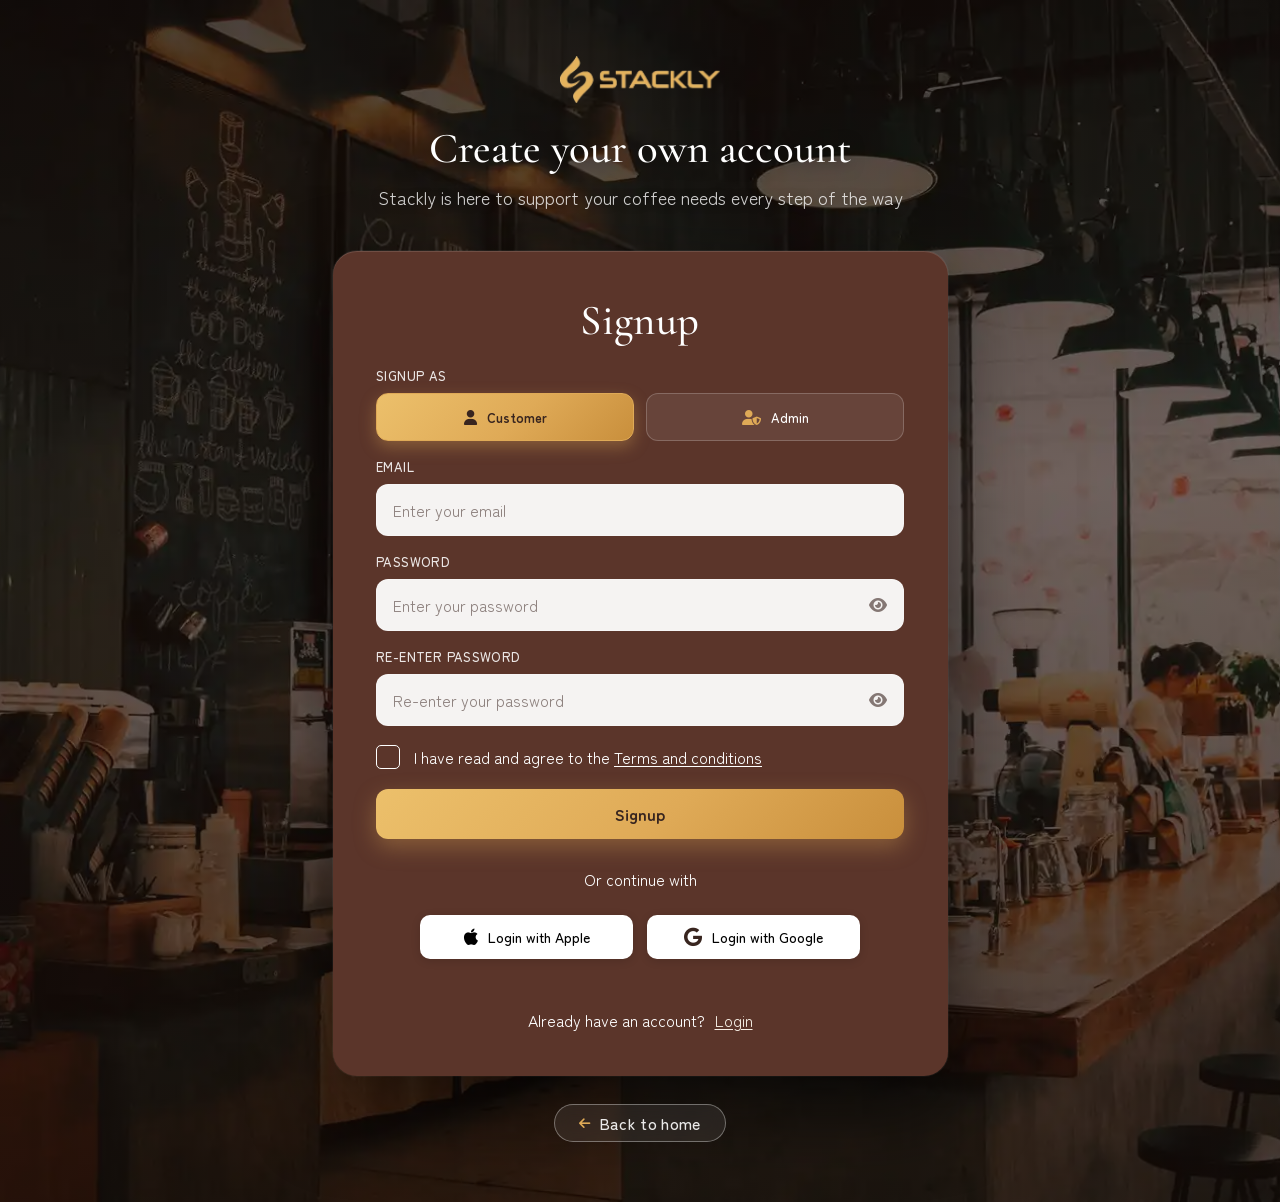
<file: signup.html>
<!DOCTYPE html>
<html lang="en">

<head>
  <meta charset="UTF-8">
  <meta name="viewport" content="width=device-width, initial-scale=1">
  <title>Signup | Stackly</title>
  <meta name="description" content="Create your Stackly account.">
  <link rel="preconnect" href="https://fonts.googleapis.com">
  <link rel="preconnect" href="https://fonts.gstatic.com" crossorigin>
  <link
    href="https://fonts.googleapis.com/css2?family=Cormorant+Garamond:wght@500;600&family=Zen+Maru+Gothic:wght@400;500;700&display=swap"
    rel="stylesheet">
  <link rel="stylesheet" href="https://cdnjs.cloudflare.com/ajax/libs/font-awesome/6.5.1/css/all.min.css"
    crossorigin="anonymous" referrerpolicy="no-referrer">
  <link rel="stylesheet" href="assets/css/style.css">
  <link rel="stylesheet" href="assets/css/auth.css">
</head>

<body class="cf au au--signup">
  <main class="au-page">
    <a class="au-logo" href="index.html" aria-label="Stackly home">
      <img src="assets/images/stackly-logo.webp" width="140" height="auto" alt="Stackly">
    </a>

    <div class="au-wrap">
      <header class="au-head">
        <h1 class="au-title">Create your own account</h1>
        <p class="au-sub">Stackly is here to support your coffee needs every step of the way</p>
      </header>

      <section class="au-card" aria-labelledby="auCardTitle">
        <h2 class="au-card__title" id="auCardTitle">Signup</h2>

        <form class="au-form" id="auForm" data-page="signup" data-success="login.html" novalidate>
          <div class="au-fields">
            <fieldset class="au-field au-role">
              <legend class="au-label">Signup as</legend>
              <div class="au-role__opts">
                <label class="au-role__opt">
                  <input type="radio" name="role" value="customer" checked>
                  <span class="au-role__pill"><i class="fa-solid fa-user" aria-hidden="true"></i>Customer</span>
                </label>
                <label class="au-role__opt">
                  <input type="radio" name="role" value="admin">
                  <span class="au-role__pill"><i class="fa-solid fa-user-shield" aria-hidden="true"></i>Admin</span>
                </label>
              </div>
            </fieldset>

            <div class="au-field">
              <label class="au-label" for="auEmail">Email</label>
              <input class="au-input" id="auEmail" name="email" type="email" placeholder="Enter your email"
                autocomplete="email" maxlength="254" data-rule="email" aria-describedby="auEmailErr" required>
              <p class="au-err" id="auEmailErr" aria-live="polite" hidden></p>
            </div>

            <div class="au-field">
              <label class="au-label" for="auPassword">Password</label>
              <div class="au-pw">
                <input class="au-input au-input--pw" id="auPassword" name="password" type="password" placeholder="Enter your password"
                autocomplete="new-password" maxlength="64" data-rule="newPassword" aria-describedby="auPasswordErr" required>
                <button class="au-pw__btn" type="button" aria-label="Show password" aria-pressed="false"><i class="fa-solid fa-eye" aria-hidden="true"></i></button>
              </div>
              <p class="au-err" id="auPasswordErr" aria-live="polite" hidden></p>
            </div>

            <div class="au-field">
              <label class="au-label" for="auConfirm">Re-enter password</label>
              <div class="au-pw">
                <input class="au-input au-input--pw" id="auConfirm" name="confirm" type="password" placeholder="Re-enter your password"
                autocomplete="new-password" maxlength="64" data-rule="confirm" aria-describedby="auConfirmErr" required>
                <button class="au-pw__btn" type="button" aria-label="Show password" aria-pressed="false"><i class="fa-solid fa-eye" aria-hidden="true"></i></button>
              </div>
              <p class="au-err" id="auConfirmErr" aria-live="polite" hidden></p>
            </div>

            <div class="au-field au-terms">
              <label class="au-check">
                <input type="checkbox" id="auTerms" name="terms" data-rule="terms" aria-describedby="auTermsErr" required>
                <span class="au-check__box" aria-hidden="true"></span>
                <span class="au-check__text">I have read and agree to the <a href="404.html">Terms and conditions</a></span>
              </label>
              <p class="au-err" id="auTermsErr" aria-live="polite" hidden></p>
            </div>
          </div>

          <button class="au-btn" id="auSubmit" type="submit"><span class="au-btn__txt">Signup</span></button>

          <p class="au-or">Or continue with</p>

          <div class="au-socials">
            <a class="au-social au-social--apple" href="404.html">
              <i class="fa-brands fa-apple" aria-hidden="true"></i>
              <span>Login with Apple</span>
            </a>
            <a class="au-social au-social--google" href="404.html">
              <i class="fa-brands fa-google" aria-hidden="true"></i>
              <span>Login with Google</span>
            </a>
          </div>

          <p class="au-switch"><span>Already have an account?</span> <a href="login.html">Login</a></p>
        </form>
      </section>
    </div>

    <a class="au-home" href="index.html">
      <i class="fa-solid fa-arrow-left" aria-hidden="true"></i>
      Back to home
    </a>
  </main>

  <script src="assets/js/auth.js"></script>
</body>

</html>
</file>
<file: assets/css/style.css>
/* =====================
   GLOBALS
   ===================== */

:root {
  --cf-dark: #38251f;
  --cf-brown: #5b352a;
  --cf-gold: #dfaa57;
  --cf-cream: #f5eee4;
  --cf-tan: #d8c4ab;
  --cf-card: #fffdfc;
  --cf-badge: #ccab76;
  --cf-display: 'Cormorant Garamond', Georgia, serif;
  --cf-body: 'Zen Maru Gothic', system-ui, sans-serif;
  --cf-pad: 60px;

  --cf-fs-h1: clamp(32px, 5vw, 72px);      
  --cf-fs-h2: clamp(26px, 3.34vw, 48px);   
  --cf-fs-h3: clamp(22px, 2.22vw, 32px);   
  --cf-fs-h4: clamp(18px, 1.67vw, 24px);  
  --cf-fs-p: clamp(16px, 1.4vw, 20px);    
  --cf-fs-ui: 16px;                        
  --cf-fs-sm: 14px;                        
  --cf-fs-tag: 13px;                      

  --cf-p-font: var(--cf-body);
  --cf-p-size: var(--cf-fs-p);
  --cf-p-lh: 1.5;
  --cf-p-weight: 400;
  --cf-p-on-light: rgba(56, 37, 31, .8);
  --cf-p-on-dark: rgba(255, 255, 255, .88);
}

*,
*::before,
*::after {
  box-sizing: border-box
}

html {
  scroll-behavior: auto;
  scroll-padding-top: 90px
}

body.cf {
  margin: 0;
  background: var(--cf-dark);
  color: #000;
  font: 400 var(--cf-fs-p)/1.3 var(--cf-body);
  overflow-x: clip
}

:where(.cf) img {
  display: block;
  max-width: 100%
}

:where(.cf h1, .cf h2, .cf h3, .cf p, .cf figure, .cf blockquote, .cf dl, .cf dd, .cf ol, .cf ul, .cf address) {
  margin: 0;
  padding: 0
}

:where(.cf ol, .cf ul) {
  list-style: none
}

:where(.cf a) {
  color: inherit;
  text-decoration: none
}

:where(.cf button) {
  font: inherit;
  color: inherit;
  background: none;
  border: 0;
  cursor: pointer
}

.cf :focus-visible {
  outline: 2px solid var(--cf-gold);
  outline-offset: 3px
}

[hidden] {
  display: none !important
}

.cf-wrap {
  max-width: 1440px;
  margin: 0 auto;
  padding: 0 var(--cf-pad)
}

.cf-display {
  font-family: var(--cf-display);
  font-weight: 500;
  line-height: 1.045
}

.cf-eyebrow {
  font-size: var(--cf-fs-tag);
  color: var(--cf-gold)
}

.cf-kicker {
  font-size: var(--cf-fs-tag);
  color: #000;
  margin-bottom: 20px
}

.cf-kicker--gold {
  color: var(--cf-gold)
}

body.cf .cf-kicker,
body.cf .cf-eyebrow:not(.cf-hero__tag) {
  display: flex;
  align-items: center;
  gap: 14px;
  margin: 0 0 14px;
  font-size: var(--cf-fs-tag);
  font-weight: 400;
  line-height: 1.2;
  letter-spacing: .04em;
  text-transform: uppercase;
  color: var(--cf-gold)
}

body.cf .cf-kicker::before,
body.cf .cf-eyebrow:not(.cf-hero__tag)::before {
  content: "";
  flex: none;
  width: 40px;
  height: 1.5px;
  background: var(--cf-gold)
}

.cf-h1 {
  font-size: var(--cf-fs-h1);
  color: #fff;
  line-height: 1.1
}

.cf-h1 span {
  display: block;
  color: var(--cf-gold)
}

.cf-h2 {
  font-size: var(--cf-fs-h2);
  color: var(--cf-dark)
}

.cf-h2--sm {
  font-size: var(--cf-fs-h2)
}

.cf-h2--light {
  color: #fff
}

.cf-h2 em {
  font-style: normal;
  color: var(--cf-gold)
}

.cf-h3 {
  font-size: var(--cf-fs-h3)
}

.cf-sec {
  padding: 70px 0
}

.cf-sec--cream {
  background: var(--cf-cream)
}

.cf-sec--tan {
  background: var(--cf-tan)
}

.cf-sec--dark {
  background: var(--cf-dark)
}

.cf-head {
  display: flex;
  justify-content: space-between;
  align-items: center;
  gap: 32px;
  margin-bottom: 20px
}

.cf-head--end {
  align-items: flex-end;
  margin-bottom: 50px
}

.cf-head--mid {
  margin-bottom: 80px
}

.cf-note {
  font-size: var(--cf-fs-p);
  max-width: 560px
}

.cf-note--lg {
  font-size: var(--cf-fs-p);
  max-width: 600px
}

.cf-btn {
  display: inline-flex;
  align-items: center;
  gap: 14px;
  height: 52px;
  padding: 0 8px 0 28px;
  border-radius: 999px;
  background: linear-gradient(135deg, #ecc06b, #dfaa57 55%, #c98f3c);
  color: var(--cf-dark);
  font-size: var(--cf-fs-ui);
  font-weight: 700;
  letter-spacing: .2px;
  box-shadow: 0 8px 22px rgba(223, 170, 87, .28);
  transition: transform .3s, box-shadow .3s
}

.cf-btn:hover,
.cf-btn:focus-visible {
  transform: translateY(-2px);
  box-shadow: 0 12px 28px rgba(223, 170, 87, .42)
}

.cf-btn:active {
  transform: translateY(0) scale(.97);
  box-shadow: 0 4px 10px rgba(0, 0, 0, .3)
}

.cf-btn__icon {
  display: flex;
  align-items: center;
  justify-content: center;
  flex: none;
  width: 36px;
  height: 36px;
  border-radius: 50%;
  background: var(--cf-dark);
  color: #fff;
  font-size: 14px;
  line-height: 1;
  transition: transform .3s
}

.cf-btn__icon i {
  display: flex;
  line-height: 1;
  font-size: 14px
}

.cf-btn:hover .cf-btn__icon,
.cf-btn:focus-visible .cf-btn__icon {
  transform: translateX(3px) scale(1.06)
}

.cf-btn,
.cf-login,
.cf-chip,
.cf-form button {
  position: relative;
  overflow: hidden;
  isolation: isolate
}

.cf-btn::before,
.cf-login::before,
.cf-chip::before,
.cf-form button::before {
  content: '';
  position: absolute;
  inset: 0;
  z-index: -1;
  background: var(--cf-fill, var(--cf-cream));
  transform: scaleX(0);
  transform-origin: right;
  transition: transform .45s cubic-bezier(.65, 0, .35, 1)
}

.cf-btn:hover::before,
.cf-btn:focus-visible::before,
.cf-login:hover::before,
.cf-login:focus-visible::before,
.cf-chip:hover::before,
.cf-chip:focus-visible::before,
.cf-chip.is-on::before,
.cf-form button:hover::before,
.cf-form button:focus-visible::before {
  transform: scaleX(1);
  transform-origin: left
}

@media (prefers-reduced-motion: reduce) {

  .cf-btn::before,
  .cf-login::before,
  .cf-chip::before,
  .cf-form button::before {
    transition: none
  }
}

.cf-link {
  padding-bottom: 4px;
  background: linear-gradient(var(--cf-gold), var(--cf-gold)) left bottom / 0 2px no-repeat,
    linear-gradient(currentColor, currentColor) left bottom / 100% 2px no-repeat;
  text-decoration: none;
  transition: color .2s, background-size .4s cubic-bezier(.65, 0, .35, 1)
}

.cf-link:hover {
  color: var(--cf-gold);
  background-size: 100% 2px, 100% 2px
}

.cf-link--light {
  color: #fff
}

.cf-link--icon {
  display: inline-flex;
  align-items: center;
  gap: 10px;
  height: 52px;
  padding: 0 20px 0 28px;
  border-radius: 999px;
  border: 1.5px solid rgba(255, 255, 255, .35);
  color: #fff;
  font-size: var(--cf-fs-ui);
  font-weight: 700;
  letter-spacing: .2px;
  background: rgba(255, 255, 255, .06);
  transition: background .3s, border-color .3s, transform .3s;
  text-decoration: none;
  background-clip: unset;
  -webkit-text-fill-color: unset
}

.cf-link--icon:hover,
.cf-link--icon:focus-visible {
  background: rgba(255, 255, 255, .12);
  border-color: rgba(255, 255, 255, .65);
  transform: translateY(-2px)
}

.cf-link--icon i {
  display: flex;
  align-items: center;
  font-size: 13px;
  line-height: 1;
  transition: transform .3s cubic-bezier(.65, 0, .35, 1)
}

.cf-link--icon:hover i,
.cf-link--icon:focus-visible i {
  transform: translateX(4px)
}

.cf-actions {
  display: flex;
  align-items: center;
  gap: 24px;
  margin-top: 30px
}

.cf-logo {
  display: inline-flex;
  align-items: center;
  line-height: 0
}

.cf-logo img {
  display: block;
  width: auto;
  height: 46px;
  max-width: 100%;
  object-fit: contain
}

.cf-lock {
  overflow: hidden
}

.js .reveal {
  opacity: 0;
  transform: translateY(24px);
  transition: opacity .7s ease, transform .7s ease
}

.js .reveal.in {
  opacity: 1;
  transform: none
}

/* =====================
   PRELOADER
   ===================== */

.cf-preloader {
  display: none
}

.js .cf-preloader {
  position: fixed;
  inset: 0;
  z-index: 9999;
  display: grid;
  place-items: center;
  background:
    radial-gradient(70% 55% at 50% 42%, rgba(223, 170, 87, .16), transparent 70%),
    var(--cf-dark);
  animation: cfPreFallback .6s cubic-bezier(.77, 0, .18, 1) 2.2s forwards
}

.cf-preloader__in {
  display: flex;
  flex-direction: column;
  align-items: center;
  gap: 18px;
  padding: 0 24px;
  text-align: center
}

.cf-preloader__logo {
  display: block;
  height: 54px;
  width: auto;
  animation: cfPreLogo 1.6s ease-in-out infinite alternate
}

.cf-preloader__txt {
  margin: 0;
  color: #f2ddb6;
  font-size: var(--cf-fs-tag);
  letter-spacing: .28em;
  text-transform: uppercase;
  opacity: .85
}

.cf-preloader__bar {
  position: relative;
  width: min(220px, 60vw);
  height: 3px;
  border-radius: 999px;
  background: rgba(223, 170, 87, .2);
  overflow: hidden
}

.cf-preloader__bar i {
  position: absolute;
  inset: 0;
  border-radius: inherit;
  background: linear-gradient(90deg, #c98f3c, #ecc06b, #fff1cf);
  transform: scaleX(0);
  transform-origin: left;
  animation: cfPreBar 1.7s cubic-bezier(.45, .05, .25, 1) forwards
}

.cf-preloader__steam {
  position: relative;
  width: 64px;
  height: 46px;
  margin-bottom: -6px
}

.cf-preloader__steam i {
  position: absolute;
  bottom: 0;
  width: 7px;
  height: 40px;
  border-radius: 999px;
  background: linear-gradient(to top, rgba(245, 238, 228, 0), rgba(245, 238, 228, .55));
  filter: blur(3px);
  opacity: 0;
  animation: cfPreSteam 2s ease-in-out infinite
}

.cf-preloader__steam i:nth-child(1) {
  left: 12px
}

.cf-preloader__steam i:nth-child(2) {
  left: 28px;
  height: 46px;
  animation-delay: .4s
}

.cf-preloader__steam i:nth-child(3) {
  left: 44px;
  animation-delay: .8s
}

@keyframes cfPreBar {
  to {
    transform: scaleX(1)
  }
}

@keyframes cfPreLogo {
  from {
    opacity: .75;
    transform: scale(.97)
  }

  to {
    opacity: 1;
    transform: scale(1)
  }
}

@keyframes cfPreSteam {
  0% {
    opacity: 0;
    transform: translateY(14px) scale(.8)
  }

  40% {
    opacity: .7
  }

  100% {
    opacity: 0;
    transform: translateY(-26px) scaleX(1.5)
  }
}

@keyframes cfPreFallback {
  to {
    transform: translateY(-100%);
    visibility: hidden
  }
}

.js .cf-preloader.is-done {
  animation: none;
  transform: translateY(-100%);
  border-radius: 0 0 50% 50% / 0 0 80px 80px;
  transition: transform .7s cubic-bezier(.77, 0, .18, 1), border-radius .7s ease;
  pointer-events: none
}

.js .cf-preloader.is-done .cf-preloader__in {
  opacity: 0;
  transition: opacity .3s ease
}

html.cf-loading {
  overflow: hidden
}

.cf-loading .cf-hero *,
.cf-loading .cf-hero *::before,
.cf-loading .cf-hero *::after {
  animation-play-state: paused !important
}

@media (max-width: 480px) {
  .cf-preloader__logo {
    height: 44px
  }

  .cf-preloader__txt {
    font-size: var(--cf-fs-tag);
    letter-spacing: .22em
  }
}

@media (prefers-reduced-motion: reduce) {

  .cf-preloader__logo,
  .cf-preloader__steam i {
    animation: none
  }

  .cf-preloader__steam i {
    opacity: 0
  }

  .cf-preloader__bar i {
    animation-duration: .8s
  }

  .js .cf-preloader.is-done {
    transform: none;
    opacity: 0;
    transition: opacity .4s ease
  }
}

/* =====================
   HEADER
   ===================== */

.cf-header {
  position: fixed;
  top: 0;
  left: 0;
  right: 0;
  z-index: 50;
  padding: 30px 0;
  transition: padding .3s ease, background .3s ease, box-shadow .3s ease
}

.cf-header.is-stuck {
  padding: 12px 0;
  background: rgba(56, 37, 31, .94);
  backdrop-filter: blur(12px);
  box-shadow: 0 6px 24px rgba(0, 0, 0, .35)
}

.cf-logo img {
  transition: height .3s ease, width .3s ease
}

.cf-header.is-stuck .cf-logo img {
  height: 40px;
  width: auto
}

.cf-header__in {
  max-width: 1440px;
  margin: 0 auto;
  padding: 0 var(--cf-pad);
  display: grid;
  grid-template-columns: 1fr auto 1fr;
  align-items: center;
  gap: 24px;
  position: relative
}

.cf-header .cf-logo {
  justify-self: start
}

.cf-header .cf-logo,
.cf-tools {
  position: relative;
  z-index: 2
}

.cf-nav {
  display: flex;
  align-items: center;
  gap: 4px;
  padding: 6px;
  background: rgba(91, 53, 42, .92);
  border: 1px solid rgba(223, 170, 87, .22);
  border-radius: 999px;
  box-shadow: 0 10px 30px rgba(0, 0, 0, .28);
  color: #fff;
  justify-self: center;
  backdrop-filter: blur(8px)
}

.cf-nav a {
  padding: 10px 22px;
  border-radius: 999px;
  font-size: var(--cf-fs-p);
  font-weight: 500;
  letter-spacing: .2px;
  transition: background .25s, color .25s;
  font-family: var(--cf-display)
}

.cf-nav a:hover {
  background: rgba(223, 170, 87, .14);
  color: var(--cf-gold)
}

.cf-nav a.is-active {
  background: var(--cf-gold);
  color: var(--cf-dark);
  font-weight: 500
}

.cf-nav .cf-nav__login {
  display: none
}

.cf-tools {
  display: flex;
  align-items: center;
  justify-content: flex-end;
  gap: 16px
}

.cf-login {
  height: 46px;
  padding: 0 28px;
  gap: 8px;
  border-radius: 999px;
  background: linear-gradient(135deg, #e9b963, #dfaa57 55%, #c98f3c);
  color: var(--cf-dark);
  font-size: var(--cf-fs-ui);
  font-weight: 700;
  box-shadow: 0 8px 20px rgba(223, 170, 87, .28);
  transition: transform .3s, box-shadow .3s
}

.cf-login:hover,
.cf-login:focus-visible {
  transform: translateY(-2px);
  box-shadow: 0 12px 26px rgba(223, 170, 87, .45)
}

.cf-login:active {
  transform: translateY(0) scale(.97)
}

.cf-login svg {
  transition: transform .3s
}

.cf-login:hover svg {
  transform: scale(1.12)
}

.cf-burger {
  display: none;
  width: 30px;
  height: 30px;
  position: relative
}

.cf-burger span,
.cf-burger::before,
.cf-burger::after {
  content: "";
  position: absolute;
  left: 3px;
  right: 3px;
  height: 2px;
  background: #fff;
  transition: transform .25s, opacity .25s
}

.cf-burger::before {
  top: 8px
}

.cf-burger span {
  top: 14px
}

.cf-burger::after {
  top: 20px
}

.cf-burger[aria-expanded=true]::before {
  transform: translateY(6px) rotate(45deg)
}

.cf-burger[aria-expanded=true]::after {
  transform: translateY(-6px) rotate(-45deg)
}

.cf-burger[aria-expanded=true] span {
  opacity: 0
}

@keyframes cf-fade {
  from {
    opacity: 0
  }
}

.cf-logo--footer img {
  height: 42px
}

@media (max-width: 900px) {
  .cf-burger {
    display: block
  }

  .cf-header__in {
    grid-template-columns: 1fr auto
  }

  .cf-header.is-stuck {
    background: rgba(56, 37, 31, .98);
    backdrop-filter: none
  }

  .cf-tools .cf-login {
    display: none
  }

  .cf-nav {
    display: none;
    position: fixed;
    inset: 0;
    z-index: 1;
    justify-self: stretch;
    align-self: stretch;
    width: 100%;
    height: 100vh;
    height: 100dvh;
    flex-direction: column;
    justify-content: center;
    align-items: center;
    gap: 6px;
    padding: 120px var(--cf-pad) 40px;
    margin: 0;
    border: 0;
    border-radius: 0;
    box-shadow: none;
    background: var(--cf-dark);
    backdrop-filter: none;
    overflow-y: auto
  }

  .cf-nav a {
    width: 100%;
    max-width: 420px;
    text-align: center;
    font-size: var(--cf-fs-p);
    padding: 14px 22px
  }

  .cf-nav a {
    position: relative
  }

  .cf-nav a.is-active {
    background: transparent;
    color: var(--cf-gold);
    font-weight: 500
  }

  .cf-nav a.is-active::after {
    content: '';
    position: absolute;
    left: 50%;
    bottom: 6px;
    width: 36px;
    height: 3px;
    margin-left: -18px;
    border-radius: 3px;
    background: var(--cf-gold)
  }

  .cf-nav a.cf-nav__login {
    display: inline-flex;
    align-items: center;
    justify-content: center;
    height: 52px;
    margin-top: 24px;
    padding: 0 28px;
    font-family: var(--cf-body);
    font-size: var(--cf-fs-ui);
    font-weight: 700;
    color: var(--cf-dark)
  }

  .cf-nav a.cf-nav__login:hover {
    background: linear-gradient(135deg, #e9b963, #dfaa57 55%, #c98f3c);
    color: var(--cf-dark)
  }

  .cf-nav.is-open {
    display: flex;
    animation: cf-fade .25s ease
  }
}

@media (max-width: 600px) {
  .cf-logo img {
    height: 38px
  }

  .cf-header.is-stuck .cf-logo img {
    height: 34px
  }

  .cf-logo--footer img {
    height: 38px
  }

  .cf-tools {
    gap: 12px
  }

  .cf-login {
    height: 42px;
    padding: 0 18px;
    font-size: var(--cf-fs-ui)
  }
}

/* =====================
   HERO
   ===================== */

.cf-hero {
  position: relative;
  isolation: isolate;
  min-height: 100vh;
  min-height: 100svh;
  display: grid;
  align-content: center;
  padding: 150px 0 96px;
  background:
    radial-gradient(110% 80% at 78% 26%, rgba(223, 170, 87, .13), transparent 62%),
    radial-gradient(90% 70% at 6% 92%, rgba(91, 53, 42, .85), transparent 68%),
    var(--cf-dark);
  overflow: hidden
}

.cf-hero__fx {
  position: absolute;
  inset: 0;
  z-index: -1;
  pointer-events: none
}

.cf-hero__glow {
  position: absolute;
  right: -6%;
  top: 4%;
  width: min(760px, 62vw);
  aspect-ratio: 1;
  border-radius: 50%;
  background: radial-gradient(circle, rgba(223, 170, 87, .22), rgba(223, 170, 87, 0) 65%);
  filter: blur(10px);
  animation: cf-glow 9s ease-in-out infinite alternate
}

@keyframes cf-glow {
  from {
    opacity: .65;
    transform: scale(1)
  }

  to {
    opacity: 1;
    transform: scale(1.08)
  }
}

.cf-hero__orb {
  position: absolute;
  border-radius: 50%;
  border: 1px solid rgba(223, 170, 87, .18)
}

.cf-hero__orb--b {
  right: 8%;
  bottom: -140px;
  width: 380px;
  height: 380px;
  border-color: rgba(223, 170, 87, .12);
  animation: cf-drift 20s ease-in-out infinite alternate-reverse
}

@keyframes cf-drift {
  from {
    transform: translate3d(0, 0, 0)
  }

  to {
    transform: translate3d(30px, -34px, 0)
  }
}

.cf-hero__in {
  position: relative;
  display: grid;
  grid-template-columns: minmax(0, 1.05fr) minmax(0, .95fr);
  align-items: center;
  gap: clamp(24px, 3vw, 56px)
}

.cf-hero__text {
  min-width: 0;
  max-width: 912px
}

.cf-hero__text .cf-h1 {
  margin: 24px 0 12px
}

.cf-hero__tag {
  display: inline-flex;
  align-items: center;
  gap: 10px;
  padding: 9px 18px;
  border: 1px solid rgba(223, 170, 87, .38);
  border-radius: 999px;
  background: rgba(223, 170, 87, .08);
  backdrop-filter: blur(6px);
  font-size: var(--cf-fs-tag);
  font-weight: 500;
  letter-spacing: .14em;
  color: #f2ddb6
}

.cf-hero__tag i {
  width: 8px;
  height: 8px;
  border-radius: 50%;
  background: var(--cf-gold);
  box-shadow: 0 0 0 0 rgba(223, 170, 87, .55);
  animation: cf-pulse 2.4s ease-out infinite
}

.cf-h1--hero {
  font-size: var(--cf-fs-h1)
}

.cf-h1--hero>span {
  display: block;
  color: #fff;
  white-space: nowrap
}

.cf-h1--hero .cf-h1__gold {
  position: relative;
  color: var(--cf-gold);
  padding-bottom: .1em
}

.cf-h1--hero .cf-h1__gold::after {
  content: '';
  position: absolute;
  left: 2px;
  right: 6%;
  bottom: .07em;
  height: .08em;
  border-radius: 999px;
  background: linear-gradient(90deg, rgba(223, 170, 87, .9), rgba(223, 170, 87, .35) 62%, rgba(223, 170, 87, 0));
  transform: skewX(-12deg);
  transform-origin: left center;
  animation: cf-draw 1.1s cubic-bezier(.65, 0, .35, 1) 1.05s both
}

@keyframes cf-draw {
  from {
    transform: skewX(-12deg) scaleX(0)
  }

  to {
    transform: skewX(-12deg) scaleX(1)
  }
}

@supports ((-webkit-background-clip: text) or (background-clip: text)) {
  .cf-h1--hero .cf-h1__gold {
    background: linear-gradient(100deg, #d39a4b 0%, #f3dda9 30%, #fff6e3 46%, #f3dda9 62%, #dfaa57 100%);
    background-size: 200% 100%;
    background-position: 0% 0;
    -webkit-background-clip: text;
    background-clip: text;
    -webkit-text-fill-color: transparent;
    animation: cf-hero-in .85s cubic-bezier(.22, .9, .3, 1) var(--d, .3s) both,
      cf-shimmer 7s ease-in-out infinite 1.2s
  }
}

@keyframes cf-shimmer {
  from {
    background-position: 0% 0
  }

  to {
    background-position: 100% 0
  }
}

.cf-lead {
  font-size: var(--cf-fs-p);
  max-width: 640px;
  color: rgba(255, 255, 255, .92)
}

.cf-trust {
  display: flex;
  align-items: center;
  gap: 16px;
  margin-top: 40px
}

.cf-trust__faces {
  display: flex;
  flex: 0 0 auto
}

.cf-trust__faces img {
  width: 42px;
  height: 42px;
  border-radius: 50%;
  border: 2px solid rgba(245, 238, 228, .85);
  object-fit: cover;
  box-shadow: 0 6px 14px rgba(0, 0, 0, .35)
}

.cf-trust__faces img+img {
  margin-left: -14px
}

.cf-trust p {
  display: flex;
  flex-direction: column;
  gap: 2px;
  padding-left: 16px;
  border-left: 1px solid rgba(223, 170, 87, .32)
}

.cf-trust b {
  display: flex;
  align-items: center;
  gap: 7px;
  font-size: var(--cf-fs-p);
  font-weight: 700;
  color: #fff
}

.cf-trust b i {
  font-size: 13px;
  color: var(--cf-gold)
}

.cf-trust small {
  font-size: var(--cf-fs-tag);
  color: rgba(255, 255, 255, .6)
}

.cf-hero__media {
  position: relative;
  min-width: 0;
  padding-left: 106px
}

.cf-hero__ring {
  position: absolute;
  left: 58%;
  top: 46%;
  width: 92%;
  aspect-ratio: 1;
  translate: -50% -50%;
  border-radius: 50%;
  border: 1.5px dashed rgba(223, 170, 87, .3);
  animation: cf-spin 46s linear infinite;
  pointer-events: none
}

.cf-hero__par {
  position: relative
}

.cf-hero__cup {
  position: relative;
  animation: cf-cup-float 7s ease-in-out 1.2s infinite alternate;
  will-change: transform
}

.cf-hero__media>img,
.cf-hero__cup>img {
  width: 100%;
  height: auto;
  aspect-ratio: 1;
  object-fit: cover;
  border-radius: 20px;
  box-shadow: 0 20px 38px -14px rgba(22, 10, 6, .55), 0 6px 14px rgba(22, 10, 6, .14)
}

@keyframes cf-cup-float {
  from {
    transform: translateY(-9px) rotate(-1deg)
  }

  to {
    transform: translateY(11px) rotate(1deg)
  }
}

.cf-hero__steam {
  position: absolute;
  left: 50%;
  top: 2%;
  width: 150px;
  height: 150px;
  translate: -50% 0;
  pointer-events: none
}

.cf-hero__steam i {
  position: absolute;
  bottom: 0;
  width: 12px;
  height: 110px;
  border-radius: 999px;
  background: linear-gradient(to top, rgba(245, 238, 228, 0), rgba(245, 238, 228, .5));
  filter: blur(7px);
  opacity: 0;
  animation: cf-steam 4.6s ease-in-out infinite
}

.cf-hero__steam i:nth-child(1) {
  left: 24%
}

.cf-hero__steam i:nth-child(2) {
  left: 48%;
  height: 140px;
  animation-delay: 1.5s
}

.cf-hero__steam i:nth-child(3) {
  left: 70%;
  animation-delay: 3s
}

@keyframes cf-steam {
  0% {
    opacity: 0;
    transform: translateY(18px) scale(.8)
  }

  35% {
    opacity: .55
  }

  100% {
    opacity: 0;
    transform: translateY(-52px) scaleX(1.6)
  }
}

.cf-pour {
  position: absolute;
  left: -87px;
  bottom: 6px;
  width: 250px;
  max-width: 84%;
  min-height: 0;
  padding: 18px 20px 16px;
  background: linear-gradient(155deg, rgba(255, 255, 255, .98), rgba(255, 251, 244, .9));
  backdrop-filter: blur(14px) saturate(1.3);
  border: 1px solid rgba(255, 255, 255, .8);
  border-radius: 18px;
  box-shadow: 0 20px 38px -14px rgba(22, 10, 6, .55), 0 6px 14px rgba(22, 10, 6, .14),
    inset 0 1px 0 rgba(255, 255, 255, .95), inset 0 0 0 1px rgba(223, 170, 87, .14);
  display: flex;
  flex-direction: column;
  gap: 6px;
  transition: box-shadow .35s ease, transform .35s ease
}

.cf-pour:hover {
  box-shadow: 0 28px 48px -16px rgba(22, 10, 6, .64), 0 8px 18px rgba(22, 10, 6, .18),
    inset 0 1px 0 rgba(255, 255, 255, .95), inset 0 0 0 1px rgba(223, 170, 87, .34)
}

.cf-pour__icon {
  position: absolute;
  right: 16px;
  top: 16px;
  font-size: 16px;
  color: rgba(223, 170, 87, .5);
  transition: transform .35s ease, color .35s ease
}

.cf-pour:hover .cf-pour__icon {
  transform: rotate(-10deg) scale(1.15);
  color: var(--cf-gold)
}

.cf-pour span {
  display: flex;
  align-items: center;
  gap: 8px;
  font-size: var(--cf-fs-p);
  color: var(--cf-gold)
}

.cf-pour span::before {
  content: '';
  width: 8px;
  height: 8px;
  border-radius: 50%;
  background: var(--cf-gold);
  box-shadow: 0 0 0 0 rgba(223, 170, 87, .6);
  animation: cf-pulse 2.2s ease-out infinite
}

@keyframes cf-pulse {
  70% {
    box-shadow: 0 0 0 12px rgba(223, 170, 87, 0)
  }

  100% {
    box-shadow: 0 0 0 0 rgba(223, 170, 87, 0)
  }
}

.cf-name {
  font-size: var(--cf-fs-p);
  color: #000;
  line-height: 1.25
}

.cf-pour__meta {
  margin-top: 2px;
  padding-top: 10px;
  border-top: 1px solid rgba(56, 37, 31, .1);
  font-size: var(--cf-fs-tag);
  line-height: 1.4;
  color: rgba(56, 37, 31, .55)
}

.cf-hero__scroll {
  position: absolute;
  left: max(var(--cf-pad), calc((100% - 1440px) / 2 + var(--cf-pad)));
  bottom: 30px;
  width: 2px;
  height: 52px;
  border-radius: 2px;
  background: rgba(223, 170, 87, .22);
  overflow: hidden
}

.cf-hero__scroll::after {
  content: '';
  position: absolute;
  inset: 0;
  background: var(--cf-gold);
  transform-origin: top;
  animation: cf-scroll-line 2.4s cubic-bezier(.65, 0, .35, 1) infinite
}

@keyframes cf-scroll-line {
  0% {
    transform: scaleY(0);
    transform-origin: top
  }

  45% {
    transform: scaleY(1);
    transform-origin: top
  }

  55% {
    transform: scaleY(1);
    transform-origin: bottom
  }

  100% {
    transform: scaleY(0);
    transform-origin: bottom
  }
}

.js .cf-anim {
  opacity: 0;
  animation: cf-hero-in .85s cubic-bezier(.22, .9, .3, 1) both;
  animation-delay: var(--d, 0s)
}

.js .cf-hero__media {
  animation: cf-hero-in .95s cubic-bezier(.22, .9, .3, 1) .28s both
}

.js .cf-pour {
  animation: cf-hero-in .8s cubic-bezier(.22, .9, .3, 1) .75s backwards,
    cf-bob 7.5s ease-in-out 1.7s infinite alternate
}

@keyframes cf-hero-in {
  from {
    opacity: 0;
    transform: translateY(30px);
    filter: blur(8px)
  }

  to {
    opacity: 1;
    transform: none;
    filter: blur(0)
  }
}

@keyframes cf-bob {
  from {
    transform: translateY(-5px)
  }

  to {
    transform: translateY(5px)
  }
}

@media (max-width: 1200px) {
  .cf-hero {
    min-height: 0;
    padding: 140px 0 84px
  }

  .cf-hero__in {
    grid-template-columns: minmax(0, 1.12fr) minmax(0, .88fr)
  }

  .cf-hero__media {
    padding-left: 56px
  }

  .cf-pour {
    width: 248px;
    padding: 16px 18px 14px
  }

  .cf-pour span {
    font-size: var(--cf-fs-p)
  }

  .cf-hero__steam {
    width: 110px;
    height: 110px
  }

  .cf-hero__steam i {
    height: 80px
  }

  .cf-hero__steam i:nth-child(2) {
    height: 104px
  }
}

@media (max-width: 900px) {
  .cf-hero__text {
    max-width: none;
    margin: 0 auto;
    display: flex;
    flex-direction: column;
    align-items: center;
    text-align: center
  }

  .cf-hero__text .cf-h1 {
    margin: 20px 0 12px;
    text-align: center
  }

  .cf-h1--hero .cf-h1__gold {
    display: table;
    margin-inline: auto
  }

  .cf-lead {
    margin-inline: auto;
    max-width: 34em;
    text-align: center
  }

  .cf-actions {
    justify-content: center;
    flex-wrap: wrap;
    width: 100%
  }

  .cf-trust {
    justify-content: center;
    width: 100%
  }

  .cf-hero__in {
    grid-template-columns: 1fr;
    justify-items: center
  }

  .cf-h1--hero > span {
    white-space: normal
  }

  .cf-hero {
    padding: 132px 0 72px;
    min-height: 0
  }

  .cf-h1--hero {
    font-size: var(--cf-fs-h1)
  }

  .cf-eyebrow.cf-hero__tag {
    padding: 8px 15px;
    font-size: var(--cf-fs-tag);
    letter-spacing: .1em
  }

  .cf-trust {
    margin-top: 32px
  }

  .cf-trust__faces img {
    width: 38px;
    height: 38px
  }

  .cf-hero__scroll {
    display: none
  }

  .cf-hero__glow {
    right: -20%;
    top: 38%;
    width: 90vw
  }

  .cf-lead br {
    display: none
  }

  .cf-hero__media {
    width: 100%;
    max-width: min(400px, 88%);
    margin: 0 auto;
    padding: 0 0 72px
  }

  .cf-hero__ring {
    left: 50%;
    top: 46%;
    width: 94%
  }

  .cf-pour {
    left: 0;
    right: 0;
    margin-inline: auto;
    bottom: 0;
    max-width: calc(100% - 24px)
  }
}

@media (max-width: 600px) {
  .cf-hero {
    padding: 124px 0 72px;
    min-height: 0
  }

  .cf-h1--hero {
    font-size: var(--cf-fs-h1)
  }

  .cf-h1--hero > span {
    white-space: normal
  }

  .cf-eyebrow.cf-hero__tag {
    padding: 7px 14px;
    font-size: var(--cf-fs-tag);
    letter-spacing: .08em;
    gap: 8px
  }

  .cf-hero__tag-rest {
    display: none
  }

  .cf-trust {
    gap: 12px;
    margin-top: 28px
  }

  .cf-trust__faces img {
    width: 34px;
    height: 34px
  }

  .cf-trust__faces img+img {
    margin-left: -10px
  }

  .cf-trust p {
    padding-left: 12px
  }

  .cf-trust b {
    font-size: var(--cf-fs-p)
  }

  .cf-trust small {
    font-size: var(--cf-fs-tag)
  }

  .cf-hero__media {
    padding-left: 0;
    padding-bottom: 60px;
    max-width: min(320px, 86%)
  }

  .cf-hero__ring {
    left: 50%;
    top: 42%;
    width: 96%;
    border-width: 1px
  }

  .cf-hero__steam {
    top: 0;
    width: 84px;
    height: 84px
  }

  .cf-hero__steam i {
    width: 9px;
    height: 60px;
    filter: blur(5px)
  }

  .cf-hero__steam i:nth-child(2) {
    height: 78px
  }

  .cf-pour {
    left: 0;
    right: 0;
    margin-inline: auto;
    width: min(224px, 88%);
    padding: 14px 16px 12px;
    border-radius: 16px
  }

  .cf-pour span {
    font-size: var(--cf-fs-p);
    gap: 7px
  }

  .cf-pour__icon {
    right: 14px;
    top: 14px;
    font-size: 15px
  }

  .cf-pour__meta {
    padding-top: 9px;
    font-size: var(--cf-fs-tag)
  }

  .cf-actions {
    gap: 18px;
    margin-top: 26px
  }

  .cf-eyebrow {
    font-size: var(--cf-fs-tag)
  }
}

@media (max-width: 480px) {
  .cf-hero {
    padding: 116px 0 64px;
    min-height: 0
  }

  .cf-h1--hero {
    font-size: var(--cf-fs-h1)
  }

  .cf-h1--hero > span {
    white-space: normal
  }

  .cf-hero__media {
    padding-left: 0;
    padding-bottom: 56px;
    max-width: min(280px, 84%)
  }

  .cf-hero__ring {
    left: 50%;
    top: 46%;
    width: 94%
  }

  .cf-pour {
    width: min(200px, 90%);
    padding: 13px 14px 12px;
    left: 0;
    right: 0;
    margin-inline: auto
  }

  .cf-pour span {
    font-size: var(--cf-fs-p)
  }

  .cf-actions {
    flex-wrap: wrap;
    gap: 14px 18px
  }

  .cf-actions .cf-btn {
    width: 100%;
    justify-content: space-between;
    padding-right: 8px
  }
}

@media (prefers-reduced-motion: reduce) {

  .js .reveal,
  .js .cf-anim,
  .js .cf-hero__media,
  .js .cf-pour {
    opacity: 1;
    transform: none;
    filter: none;
    transition: none;
    animation: none
  }

  .cf-hero__cup,
  .cf-hero__ring,
  .cf-hero__glow,
  .cf-hero__orb,
  .cf-hero__steam i,
  .cf-pour span::before,
  .cf-hero__scroll::after,
  .cf-hero__tag i,
  .cf-h1--hero .cf-h1__gold::after,
  .js .cf-h1--hero .cf-h1__gold {
    animation: none
  }
}

/* =====================
   THREE CUPS
   ===================== */

.cf-sec--cream#menu {
  padding: clamp(60px, 7vw, 100px) 0
}

.cf-sec--cream#menu .cf-head {
  display: flex;
  justify-content: space-between;
  align-items: flex-end;
  gap: 32px;
  margin-bottom: clamp(16px, 2.5vw, 30px);
  text-align: left
}

.cf-sec--cream#menu .cf-head > div {
  display: block;
  text-align: left
}

.cf-sec--cream#menu .cf-eyebrow {
  display: flex;
  align-items: center;
  justify-content: flex-start;
  gap: 14px;
  margin-bottom: 14px;
  letter-spacing: .04em;
  text-align: left
}

.cf-sec--cream#menu .cf-eyebrow::before {
  content: "";
  flex: none;
  width: 40px;
  height: 1.5px;
  background: var(--cf-gold)
}

.cf-sec--cream#menu .cf-eyebrow::after {
  display: none
}

.cf-sec--cream#menu .cf-h2 {
  text-align: left
}

.cf-sec--cream#menu .cf-note {
  padding-left: 22px;
  border-left: 2px solid var(--cf-gold);
  max-width: 460px;
  margin-bottom: 10px;
  text-align: left
}

.cf-cups {
  display: grid;
  grid-template-columns: repeat(3, 1fr);
  gap: clamp(28px, 4.5vw, 70px);
  max-width: 1242px;
  margin: clamp(28px, 4vw, 48px) auto 0;
  align-items: stretch
}

.cf-cup {
  display: flex;
  flex-direction: column;
  align-items: center;
  text-align: center;
  gap: 12px
}

.cf-cup--a,
.cf-cup--b,
.cf-cup--c {
  align-self: stretch
}

.cf-cup p {
  flex: 1 1 auto;
  text-align: center;
  max-width: 320px;
  margin: 0 auto
}

.cf-cup .cf-btn {
  align-self: center;
  margin-top: 8px
}

.cf-cup__media {
  position: relative;
  margin: 0 0 14px;
  overflow: hidden;
  box-shadow: 0 26px 40px -26px rgba(56, 37, 31, .55);
  transition: box-shadow .5s ease, transform .5s cubic-bezier(.22, .9, .3, 1)
}

.cf-cup--a .cf-cup__media {
  border-radius: 20px
}

.cf-cup--b .cf-cup__media {
  border-radius: 20px
}

.cf-cup--c .cf-cup__media {
  border-radius: 20px
}

.cf-cup .cf-cup__media img {
  display: block;
  margin: 0;
  border-radius: 0
}

.cf-cup--a img {
  height: 380px;
  border-radius: 100px 100px 0 0
}

.cf-cup--b img {
  height: 380px;
  border-radius: 20px
}

.cf-cup--c img {
  height: 380px;
  border-radius: 20px 147px 20px 36px
}

.cf-cup img {
  width: 100%;
  object-fit: cover;
  margin-bottom: 20px;
  transition: transform .5s
}

.cf-cup:hover img {
  transform: scale(1.02)
}

.cf-cup small {
  font-size: var(--cf-fs-tag)
}

@media (hover: hover) {
  .cf-cup:hover .cf-cup__media {
    transform: translateY(-6px);
    box-shadow: 0 36px 50px -26px rgba(56, 37, 31, .6)
  }
}

.cf-cup__badge {
  position: absolute;
  left: 14px;
  bottom: 14px;
  padding: 6px 14px;
  border-radius: 999px;
  background: rgba(255, 253, 252, .92);
  color: var(--cf-brown);
  font-size: var(--cf-fs-tag);
  font-weight: 500;
  letter-spacing: .06em;
  text-transform: uppercase;
  line-height: 1.2;
  white-space: nowrap;
  backdrop-filter: blur(4px)
}

.cf-cup__idx {
  display: flex;
  align-items: center;
  justify-content: center;
  gap: 12px;
  font-size: var(--cf-fs-h4);
  color: var(--cf-gold);
  line-height: 1
}

.cf-cup__idx::before,
.cf-cup__idx::after {
  content: "";
  width: 28px;
  height: 1.5px;
  background: rgba(223, 170, 87, .7)
}

.cf-cup h3 {
  margin: 0;
  text-align: center
}

.cf-cup p {
  line-height: 1.4;
  text-align: center
}

.cf-cup__notes {
  list-style: none;
  margin: 4px 0 6px;
  padding: 0;
  display: flex;
  flex-wrap: wrap;
  justify-content: center;
  gap: 8px
}

.cf-cup__notes li {
  padding: 5px 13px;
  border: 1px solid rgba(91, 53, 42, .28);
  border-radius: 999px;
  color: var(--cf-brown);
  font-size: var(--cf-fs-tag);
  letter-spacing: .05em;
  text-transform: uppercase;
  line-height: 1.2;
  transition: background .3s ease, border-color .3s ease
}

.cf-cup:hover .cf-cup__notes li {
  background: rgba(223, 170, 87, .16);
  border-color: var(--cf-gold)
}

@media (min-width: 641px) and (max-width: 1200px) {
  .cf-cup__notes {
    min-height: 64px;
    align-content: flex-start
  }
}

@media (min-width: 901px) and (max-width: 1050px) {
  .cf-cup__notes {
    gap: 6px
  }

  .cf-cup__notes li {
    padding: 4px 10px;
    font-size: var(--cf-fs-tag);
    letter-spacing: .03em
  }
}

@media (max-width: 900px) {
  .cf-sec--cream#menu .cf-head {
    flex-direction: column;
    align-items: flex-start;
    text-align: left;
    gap: 18px;
    margin-bottom: 28px;
  }

  .cf-sec--cream#menu .cf-note {
    max-width: 580px;
    text-align: left;
    margin: 0;
    padding-left: 20px;
    border-left: 2px solid var(--cf-gold);
  }

  .cf-cups {
    grid-template-columns: repeat(2, minmax(0, 1fr));
    align-items: start;
    row-gap: 44px
  }

  .cf-cup--c {
    grid-column: 1 / -1;
    justify-self: center;
    width: calc(50% - clamp(14px, 2.25vw, 35px))
  }

  .cf-cup .cf-cup__media img,
  .cf-cup--a img,
  .cf-cup--b img,
  .cf-cup--c img {
    height: clamp(300px, 46vw, 400px);
    aspect-ratio: auto
  }
}

@media (max-width: 640px) {
  .cf-sec--cream#menu .cf-head {
    align-items: flex-start;
    text-align: left;
    gap: 16px;
    margin-bottom: 24px;
  }

  .cf-sec--cream#menu .cf-note {
    padding-left: 16px;
    border-left: 2px solid var(--cf-gold);
    text-align: left;
    max-width: 100%;
  }

  .cf-cups {
    grid-template-columns: minmax(0, 1fr);
    row-gap: 48px;
    gap: 48px
  }

  .cf-cup--c {
    grid-column: auto;
    width: 100%
  }

  .cf-cup .cf-cup__media img,
  .cf-cup--a img,
  .cf-cup--b img,
  .cf-cup--c img {
    height: auto;
    aspect-ratio: 356 / 340
  }

}

@media (max-width: 600px) {
  .cf-cups {
    grid-template-columns: 1fr
  }

  .cf-cup--a img,
  .cf-cup--b img,
  .cf-cup--c img {
    height: auto;
    aspect-ratio: 356/380
  }
}

@media (prefers-reduced-motion: reduce) {

  .cf-cup__media,
  .cf-cup__notes li {
    transition: none
  }

  .cf-cup:hover .cf-cup__media {
    transform: none
  }
}

/* =====================
   PHILOSOPHY
   ===================== */

.cf-phil-sec {
  padding: 100px 0
}

.cf-phil__layout {
  display: grid;
  grid-template-columns: minmax(0, 1fr) minmax(0, 1fr);
  gap: 80px;
  align-items: start
}

.cf-phil__left {
  display: flex;
  flex-direction: column;
  gap: 56px
}

.cf-phil__head {
  max-width: 100%
}

.cf-phil__head .cf-kicker {
  margin-bottom: 16px;
  color: var(--cf-brown)
}

.cf-phil__head .cf-kicker::before {
  background: var(--cf-brown)
}

.cf-phil__head .cf-h2 {
  line-height: 1.1
}

.cf-phil__items {
  display: flex;
  flex-direction: column;
  gap: 0
}

.cf-pri {
  display: flex;
  align-items: flex-start;
  gap: 24px;
  padding: clamp(28px, 6vh, 60px) 0;
  border-bottom: 1px solid rgba(56, 37, 31, .13);
  position: relative
}

.cf-pri:first-child {
  border-top: 1px solid rgba(56, 37, 31, .13)
}

.cf-pri__num {
  font-family: var(--cf-display);
  font-size: var(--cf-fs-h2);
  line-height: 1;
  font-weight: 500;
  letter-spacing: .04em;
  color: rgba(56, 37, 31, .6);
  min-width: clamp(48px, 5vw, 68px);
  padding-top: 2px;
  flex-shrink: 0;
  transition: color .35s ease
}

.cf-pri__body {
  display: flex;
  flex-direction: column;
  gap: 10px;
  flex: 1;
  transition: transform .45s cubic-bezier(.22, 1, .36, 1)
}


.cf-pri h3 {
  font-size: var(--cf-fs-h3);
  margin: 0
}

.cf-pri p {
  font-size: var(--cf-fs-p);
  line-height: 1.5;
  color: rgba(56, 37, 31, .75);
  margin: 0
}

.cf-pri::before {
  content: '';
  position: absolute;
  left: -24px;
  top: 0;
  bottom: 0;
  width: 3px;
  background: var(--cf-gold);
  transform: scaleY(0);
  transform-origin: bottom;
  transition: transform .35s cubic-bezier(.65, 0, .35, 1);
  border-radius: 2px
}

.cf-pri:hover::before,
.cf-pri.is-current::before {
  transform: scaleY(1)
}

.cf-pri.is-current .cf-pri__num {
  color: var(--cf-brown)
}

.cf-pri.reveal {
  opacity: 0;
  transform: translateY(30px);
  transition: opacity .6s ease calc(var(--d, 0s)), transform .6s cubic-bezier(.22, 1, .36, 1) calc(var(--d, 0s))
}

.cf-pri.is-visible {
  opacity: 1;
  transform: translateY(0)
}

.js .cf-pri.reveal {
  transition: opacity .6s ease var(--d, 0s), transform .6s cubic-bezier(.22, 1, .36, 1) var(--d, 0s)
}

.cf-phil__stick,
.cf-phil__layout>.cf-phil__art {
  position: sticky;
  top: var(--cf-stick, 120px);
  align-self: start
}

.cf-phil__art {
  position: relative;
  aspect-ratio: 784 / 547
}

.cf-splash,
.cf-overhead {
  position: absolute;
  left: 50%;
  top: 50%;
  transform: translate(-50%, -50%)
}

.cf-splash {
  width: 100%;
  aspect-ratio: 1672/940;
  object-fit: cover
}

.cf-overhead {
  width: 70.7%;
  aspect-ratio: 1;
  object-fit: cover;
  transform: translate(-50%, -50%) rotate(var(--rot, 0deg));
  transition: transform .2s ease-out
}

.cf-badge-art {
  position: absolute;
  left: 16%;
  top: 71%;
  width: 164px;
  height: 164px;
  animation: cf-spin 30s linear infinite
}

@keyframes cf-spin {
  to {
    transform: rotate(360deg)
  }
}

@media (min-width: 901px) {
  .cf-pri.is-current .cf-pri__body {
    transform: translateX(10px)
  }
}

@media (min-width: 901px) and (max-height: 600px) {

  .cf-phil__stick,
  .cf-phil__layout>.cf-phil__art {
    position: static
  }
}

@media (max-width: 900px) {

  .cf-head,
  .cf-visit__in {
    flex-direction: column;
    align-items: flex-start
  }

  .cf-phil__layout {
    grid-template-columns: minmax(0, 1fr);
    gap: 40px
  }

  .cf-phil__left {
    display: contents
  }

  .cf-phil__head {
    order: 1
  }

  .cf-phil__stick,
  .cf-phil__layout>.cf-phil__art {
    order: 2;
    position: relative;
    top: 0
  }

  .cf-phil__items {
    order: 3
  }

  .cf-phil__art {
    max-width: 520px;
    width: 100%;
    margin: 0 auto;
    position: relative;
    aspect-ratio: auto;
    height: auto;
    max-width: 520px;
    margin: 4px auto 8px;
    padding: 7.3% 0;
    align-self: center;
    top: 5px
  }

  .cf-phil__art .cf-splash {
    position: relative;
    left: auto;
    top: auto;
    transform: none;
    display: block;
    width: 100%;
    height: auto;
    aspect-ratio: 1672 / 940
  }

  .cf-phil__art .cf-overhead {
    left: 50%;
    top: 50%;
    transform: translate(-50%, -50%) rotate(var(--rot, 0deg))
  }

  .cf-phil__art .cf-badge-art {
    left: 8%;
    top: auto;
    bottom: 4%
  }

  .cf-badge-art {
    width: clamp(84px, 24%, 164px);
    height: auto;
    aspect-ratio: 1
  }

  .cf-phil-sec {
    padding: 70px 0
  }

  .cf-phil__left {
    gap: 36px
  }

  .cf-pri::before {
    display: none
  }
}

@media (max-width: 600px) {
  .cf-phil-sec {
    padding: 56px 0
  }

  .cf-phil__layout {
    gap: 36px
  }

  .cf-phil__left {
    gap: 28px
  }

  .cf-pri {
    gap: 16px;
    padding: 22px 0
  }

  .cf-pri__num {
    font-size: var(--cf-fs-h2);
    min-width: 40px
  }

  .cf-pri p {
    font-size: var(--cf-fs-p)
  }

  .cf-badge-art {
    width: 96px;
    height: 96px
  }
}

@media (prefers-reduced-motion: reduce) {

  .cf-overhead,
  .cf-pri__body,
  .cf-pri__num {
    transition: none
  }

  .cf-pri.is-current .cf-pri__body {
    transform: none
  }

  .cf-badge-art {
    animation: none
  }
}

/* =====================
   BESTSELLERS
   ===================== */

.cf-filters {
  display: flex;
  gap: 16px
}

.cf-chip {
  min-width: 110px;
  padding: 11px 30px;
  border: 1.5px solid rgba(223, 170, 87, .6);
  border-radius: 999px;
  font-size: var(--cf-fs-ui);
  font-weight: 500;
  line-height: 1.2;
  color: var(--cf-gold);
  --cf-fill: linear-gradient(135deg, #ecc06b, #dfaa57 55%, #c98f3c);
  transition: color .3s .08s, transform .2s
}

.cf-chip:hover,
.cf-chip:focus-visible,
.cf-chip.is-on {
  color: var(--cf-dark);
  border-color: var(--cf-gold);
  font-weight: 700
}

.cf-chip.is-on {
  box-shadow: 0 8px 22px rgba(223, 170, 87, .28)
}

.cf-chip:active {
  transform: scale(.96)
}

.cf-menu {
  display: flex;
  flex-wrap: wrap;
  gap: 30px
}

.cf-item {
  display: flex;
  flex-direction: column;
  gap: 29px;
  padding: 19px 15px 34px;
  background: var(--cf-brown);
  border-radius: 20px;
  color: #fff;
  min-height: 580px
}

.cf-item h3,
.cf-item h3 .cf-stagger-word {
  color: var(--cf-gold)
}

.cf-item--s {
  width: 35.23%
}

.cf-item--l {
  width: calc(100% - 35.23% - 30px)
}

.cf-item--m {
  width: calc(50% - 15px)
}

.cf-menu.is-filtered .cf-item {
  width: calc(50% - 15px)
}

.cf-item>img {
  width: 100%;
  height: 312px;
  object-fit: cover;
  border-radius: 20px;
  background: #d9d9d9
}

.cf-item h3 {
  margin-bottom: -24px
}

.cf-item p {
  font-size: var(--cf-fs-p);
  line-height: 1.5
}

.cf-item__row {
  display: flex;
  align-items: center;
  justify-content: space-between;
  margin-top: auto
}

.cf-price {
  font-size: var(--cf-fs-h3);
  color: var(--cf-gold)
}

.cf-notes {
  list-style: none;
  margin: 0;
  padding: 0;
  display: flex;
  flex-wrap: wrap;
  gap: 8px
}

.cf-notes li {
  padding: 5px 14px;
  border: 1px solid rgba(223, 170, 87, .45);
  border-radius: 999px;
  color: #f3dcb4;
  font-size: var(--cf-fs-sm);
  line-height: 1.2
}

.cf-serve {
  padding: 8px 18px;
  border: 1px solid var(--cf-gold);
  border-radius: 999px;
  color: var(--cf-gold);
  font-size: var(--cf-fs-ui);
  line-height: 1.2;
  white-space: nowrap
}

@media (max-width: 1024px) {
  .cf-filters {
    gap: 12px
  }

  .cf-chip {
    min-width: 0;
    padding: 8px 20px;
    font-size: var(--cf-fs-ui)
  }

  .cf-menu {
    gap: 20px
  }

  .cf-item,
  .cf-item--s,
  .cf-item--l,
  .cf-item--m,
  .cf-menu.is-filtered .cf-item {
    width: 100%;
    min-height: 0
  }

  .cf-notes li {
    font-size: var(--cf-fs-sm);
    padding: 4px 12px
  }

  .cf-serve {
    font-size: var(--cf-fs-ui);
    padding: 7px 16px
  }
}

/* =====================
   BEAN TO CUP
   ===================== */

.cf-steps-sec {
  padding-bottom: 157px
}

.cf-steps {
  display: grid;
  grid-template-columns: repeat(4, 1fr);
  gap: 19px
}

.cf-steps li {
  display: flex;
  flex-direction: column;
  gap: 20px
}

.cf-steps p {
  font-size: var(--cf-fs-p);
  line-height: 1.2;
  max-width: 315px
}

.cf-trail-sec .cf-head--mid {
  margin-bottom: clamp(40px, 6vw, 72px);
  align-items: flex-end
}

.cf-trail-sec .cf-note {
  flex: 0 1 460px;
  max-width: 460px;
  padding-left: 22px;
  border-left: 2px solid var(--cf-gold);
  margin-bottom: 10px
}

.cf-trail {
  list-style: none;
  margin: 0;
  padding: 0;
  display: grid;
  grid-template-columns: repeat(5, minmax(0, 1fr));
  gap: 0 clamp(18px, 2vw, 32px);
  --tg: clamp(18px, 2vw, 32px)
}

.cf-trail__item {
  display: flex;
  flex-direction: column;
  gap: 16px;
  transition-delay: var(--d, 0s);
  align-items: center;
  text-align: center;
  gap: 18px
}

.cf-trail__num {
  display: flex;
  align-items: center;
  gap: 14px;
  width: 100%;
  justify-content: center;
  gap: 12px
}

.cf-trail__num::before,
.cf-trail__num::after {
  content: "";
  flex: 1;
  border-top: 1.5px dashed rgba(223, 170, 87, .8)
}

.cf-trail__num::before {
  margin-left: calc(var(--tg) / -2)
}

.cf-trail__num::after {
  margin-right: calc(var(--tg) / -2)
}

.cf-trail__item:first-child .cf-trail__num::before,
.cf-trail__item:last-child .cf-trail__num::after {
  display: none
}

.cf-trail__n {
  flex: none;
  display: grid;
  place-items: center;
  width: 52px;
  height: 52px;
  border-radius: 50%;
  border: 1.5px solid var(--cf-gold);
  color: var(--cf-brown);
  font-size: var(--cf-fs-h3);
  line-height: 1;
  background: var(--cf-cream);
  transition: background .35s ease, color .35s ease, transform .35s ease
}

.cf-trail__art {
  position: relative;
  margin: 0;
  aspect-ratio: 4 / 5;
  overflow: hidden;
  border-radius: 999px 999px 22px 22px;
  background: var(--art-bg, var(--cf-tan));
  box-shadow: 0 18px 34px -18px rgba(56, 37, 31, .55);
  transition: transform .5s cubic-bezier(.22, .9, .3, 1), box-shadow .5s ease;
  display: grid;
  place-items: center;
  padding: 9% 9% 16%;
  width: 100%
}

.cf-trail__art svg {
  display: block;
  width: 100%;
  height: 100%;
  transition: transform .8s cubic-bezier(.22, .9, .3, 1)
}

.cf-trail__art img {
  position: relative;
  z-index: 1;
  display: block;
  width: 100%;
  height: 100%;
  object-fit: contain;
  filter: drop-shadow(0 16px 16px rgba(56, 37, 31, .35));
  transition: transform .8s cubic-bezier(.22, .9, .3, 1);
  animation: cfTrailFloat 6s ease-in-out infinite;
  animation-delay: var(--d, 0s)
}

.cf-trail__art::before {
  content: "";
  position: absolute;
  inset: 0;
  background: radial-gradient(circle at 50% 38%, rgba(255, 253, 252, .55), transparent 62%)
}

.cf-trail__art::after {
  content: "";
  position: absolute;
  inset: 8px;
  border: 1px solid rgba(255, 253, 252, .55);
  border-radius: 999px 999px 16px 16px;
  pointer-events: none;
  z-index: 2
}

.cf-trail__tag {
  position: absolute;
  left: 50%;
  bottom: 12px;
  transform: translateX(-50%);
  padding: 5px 14px;
  border-radius: 999px;
  background: rgba(255, 253, 252, .92);
  color: var(--cf-brown);
  font-size: var(--cf-fs-tag);
  line-height: 1.2;
  white-space: nowrap;
  backdrop-filter: blur(4px);
  z-index: 3
}

.cf-trail__t {
  font-size: var(--cf-fs-h3);
  margin: 4px 0 -4px;
  color: var(--cf-dark);
  width: 100%
}

.cf-trail__p {
  font-size: var(--cf-fs-p);
  line-height: 1.3;
  max-width: 300px;
  margin: 0 auto;
  width: 100%
}

.cf-trail__item:nth-child(1) .cf-trail__art {
  --art-bg: linear-gradient(160deg, #efd9ae, #d8c4ab)
}

.cf-trail__item:nth-child(2) .cf-trail__art {
  --art-bg: linear-gradient(160deg, #cfd6b8, #a9b690)
}

.cf-trail__item:nth-child(3) .cf-trail__art {
  --art-bg: linear-gradient(160deg, #6a3f33, #38251f)
}

.cf-trail__item:nth-child(4) .cf-trail__art {
  --art-bg: linear-gradient(160deg, #efe3cf, #d8c4ab)
}

.cf-trail__item:nth-child(5) .cf-trail__art {
  --art-bg: linear-gradient(160deg, #ecc06b, #c98f3c)
}

.cf-trail__item:nth-child(2) .cf-trail__art,
.cf-trail__item:nth-child(3) .cf-trail__art {
  padding: 0
}

.cf-trail__item:nth-child(2) .cf-trail__art img,
.cf-trail__item:nth-child(3) .cf-trail__art img {
  position: absolute;
  inset: 0;
  object-fit: cover;
  filter: none;
  animation: none
}

.cf-trail__item:nth-child(2) .cf-trail__art::before,
.cf-trail__item:nth-child(3) .cf-trail__art::before {
  display: none
}

@keyframes cfTrailFloat {

  0%,
  100% {
    transform: translateY(0)
  }

  50% {
    transform: translateY(-6px)
  }
}

@media (hover: hover) {
  .cf-trail__item:hover .cf-trail__art {
    transform: translateY(-8px);
    box-shadow: 0 28px 40px -18px rgba(56, 37, 31, .6)
  }

  .cf-trail__item:hover .cf-trail__art svg {
    transform: scale(1.07)
  }

  .cf-trail__item:hover .cf-trail__art img {
    animation-play-state: paused;
    transform: scale(1.07)
  }

  .cf-trail__item:hover .cf-trail__n {
    background: var(--cf-gold);
    color: var(--cf-dark);
    transform: scale(1.08)
  }
}

@media (max-width: 1200px) {
  .cf-trail {
    grid-template-columns: repeat(6, minmax(0, 1fr));
    gap: 48px 28px;
    --tg: 28px
  }

  .cf-trail__item {
    grid-column: span 2
  }

  .cf-trail__item:nth-child(4) {
    grid-column: 2 / 4
  }

  .cf-trail__item:nth-child(5) {
    grid-column: 4 / 6
  }

  .cf-trail__item:nth-child(3) .cf-trail__num::after {
    display: none
  }

  .cf-trail__p {
    max-width: 340px
  }

  .cf-trail .cf-trail__item .cf-trail__num::before,
  .cf-trail .cf-trail__item .cf-trail__num::after {
    display: block
  }

  .cf-trail .cf-trail__item:nth-child(1) .cf-trail__num::before,
  .cf-trail .cf-trail__item:nth-child(4) .cf-trail__num::before,
  .cf-trail .cf-trail__item:nth-child(3) .cf-trail__num::after,
  .cf-trail .cf-trail__item:nth-child(5) .cf-trail__num::after {
    display: none
  }
}

@media (max-width: 900px) {
  .cf-trail-sec .cf-head--mid {
    align-items: flex-start
  }

  .cf-trail-sec .cf-note {
    flex: none;
    max-width: none;
    margin-bottom: 0
  }

  .cf-steps-sec {
    padding-bottom: 70px
  }

  .cf-steps {
    grid-template-columns: 1fr 1fr;
    gap: 40px 24px
  }
}

@media (max-width: 820px) {
  .cf-trail {
    grid-template-columns: repeat(4, minmax(0, 1fr))
  }

  .cf-trail__item,
  .cf-trail__item:nth-child(4) {
    grid-column: span 2
  }

  .cf-trail__item:nth-child(5) {
    grid-column: 2 / 4
  }

  .cf-trail__item:nth-child(3) .cf-trail__num::after {
    display: block
  }

  .cf-trail__item:nth-child(even) .cf-trail__num::after {
    display: none
  }

  .cf-trail .cf-trail__item .cf-trail__num::before,
  .cf-trail .cf-trail__item .cf-trail__num::after {
    display: block
  }

  .cf-trail .cf-trail__item:nth-child(odd) .cf-trail__num::before,
  .cf-trail .cf-trail__item:nth-child(even) .cf-trail__num::after,
  .cf-trail .cf-trail__item:nth-child(5) .cf-trail__num::after {
    display: none
  }
}

@media (max-width: 560px) {
  .cf-trail {
    grid-template-columns: 1fr;
    gap: 0
  }

  .cf-trail__item,
  .cf-trail__item:nth-child(4),
  .cf-trail__item:nth-child(5) {
    grid-column: auto;
    display: grid;
    grid-template-columns: 108px minmax(0, 1fr);
    column-gap: 18px;
    row-gap: 4px;
    align-content: start;
    padding-bottom: 32px;
    position: relative;
    align-items: start;
    text-align: left
  }

  .cf-trail__item:last-child {
    padding-bottom: 0
  }

  .cf-trail__art {
    grid-column: 1;
    grid-row: 1 / span 3;
    align-self: start;
    border-radius: 54px 54px 16px 16px;
    box-shadow: 0 12px 22px -14px rgba(56, 37, 31, .55);
    padding: 8%;
    width: auto
  }

  .cf-trail__art::after {
    inset: 5px;
    border-radius: 54px 54px 12px 12px
  }

  .cf-trail__art img {
    filter: drop-shadow(0 8px 8px rgba(56, 37, 31, .35));
    animation: none
  }

  .cf-trail__tag {
    display: none
  }

  .cf-trail__num {
    grid-column: 2;
    grid-row: 1;
    justify-content: flex-start;
    width: auto
  }

  .cf-trail__num::after,
  .cf-trail__item:nth-child(3) .cf-trail__num::after,
  .cf-trail__item:nth-child(even) .cf-trail__num::after,
  .cf-trail .cf-trail__item .cf-trail__num::before,
  .cf-trail .cf-trail__item .cf-trail__num::after {
    display: none
  }

  .cf-trail__n {
    width: 36px;
    height: 36px;
    font-size: var(--cf-fs-h3)
  }

  .cf-trail__t {
    grid-column: 2;
    grid-row: 2;
    margin: 0;
    font-size: var(--cf-fs-h3);
    width: auto
  }

  .cf-trail__p {
    grid-column: 2;
    grid-row: 3;
    max-width: none;
    font-size: var(--cf-fs-p);
    margin: 0;
    width: auto
  }

  .cf-trail__item:not(:last-child)::after {
    content: "";
    position: absolute;
    left: 54px;
    top: 138px;
    bottom: 4px;
    border-left: 1.5px dashed rgba(223, 170, 87, .8)
  }

  .cf-trail .cf-trail__t {
    margin: 0;
    width: auto
  }

  .cf-trail .cf-trail__p {
    margin: 0;
    max-width: none;
    width: auto
  }
}

@media (prefers-reduced-motion: reduce) {

  .cf-trail__art,
  .cf-trail__art svg,
  .cf-trail__n {
    transition: none
  }

  .cf-trail__item:hover .cf-trail__art,
  .cf-trail__item:hover .cf-trail__art svg {
    transform: none
  }

  .cf-trail__art img {
    animation: none;
    transition: none
  }
}

/* =====================
   TESTIMONIALS
   ===================== */

.cf-kind {
  padding: 80px 0 100px
}

.cf-kind__head {
  display: flex;
  justify-content: space-between;
  align-items: flex-end;
  margin-bottom: 48px;
  gap: 24px
}

.cf-kind__head .cf-kicker {
  margin-bottom: 12px
}

.cf-kind__dots {
  display: flex;
  align-items: center;
  gap: 8px;
  flex-shrink: 0;
  padding-bottom: 8px
}

.cf-kind__dot {
  width: 8px;
  height: 8px;
  border-radius: 50%;
  background: rgba(56, 37, 31, .25);
  transition: width .4s ease, background .4s ease, border-radius .4s ease
}

.cf-kind__dot.is-on {
  width: 28px;
  border-radius: 4px;
  background: var(--cf-brown)
}

.cf-quotes {
  display: grid;
  grid-template-columns: 1fr 1fr;
  gap: 20px;
  align-items: stretch
}

.cf-quote {
  display: flex;
  flex-direction: column;
  gap: 20px;
  border-radius: 24px
}

.cf-quote blockquote {
  line-height: 1.35;
  flex: 1
}

.cf-quote figcaption {
  display: flex;
  align-items: center;
  gap: 14px
}

.cf-quote figcaption img {
  width: 48px;
  height: 48px;
  border-radius: 50%;
  object-fit: cover;
  flex-shrink: 0
}

.cf-quote figcaption span {
  display: flex;
  flex-direction: column;
  gap: 3px;
  font-size: var(--cf-fs-ui);
  line-height: 1.3
}

.cf-quote figcaption b {
  font-weight: 700;
  font-size: var(--cf-fs-p);
  color: inherit
}

.cf-quote__stars {
  display: flex;
  gap: 3px
}

.cf-quote__stars i {
  font-size: 13px
}

.cf-quote--big blockquote,
.cf-quote--big figcaption,
.cf-quote--big .cf-mark,
.cf-quote--card blockquote,
.cf-quote--card figcaption {
  transition: opacity .45s ease, transform .45s ease
}

.cf-quote--big blockquote.cf-fade-out,
.cf-quote--big figcaption.cf-fade-out,
.cf-quote--big .cf-mark.cf-fade-out,
.cf-quote--card blockquote.cf-fade-out,
.cf-quote--card figcaption.cf-fade-out {
  opacity: 0;
  transform: translateY(8px)
}

.cf-quote--big {
  padding: 48px 52px;
  background: var(--cf-dark);
  color: #fff;
  justify-content: space-between;
  min-height: 420px
}

.cf-quote--big .cf-quote__stars i {
  color: var(--cf-gold)
}

.cf-quote--big blockquote {
  font-size: var(--cf-fs-h3);
  font-family: var(--cf-display);
  font-weight: 500;
  line-height: 1.3;
  color: #fff
}

.cf-quote--big figcaption img {
  border: 2px solid rgba(223, 170, 87, .4);
  width: 52px;
  height: 52px
}

.cf-mark {
  font-size: 36px;
  color: var(--cf-gold);
  opacity: .8
}

.cf-quote__col {
  display: flex;
  flex-direction: column;
  gap: 20px
}

.cf-quote--card {
  flex: 1;
  padding: 32px 36px;
  background: var(--cf-card);
  border: 1px solid rgba(56, 37, 31, .08);
  box-shadow: 0 4px 20px rgba(56, 37, 31, .07);
  transition: box-shadow .3s ease, transform .3s ease
}

.cf-quote--card:hover {
  box-shadow: 0 12px 36px rgba(56, 37, 31, .14);
  transform: translateY(-3px)
}

.cf-quote--card .cf-quote__stars i {
  color: var(--cf-gold)
}

.cf-quote--card blockquote {
  font-size: var(--cf-fs-p);
  color: var(--cf-dark)
}

.cf-quote--card figcaption b {
  color: var(--cf-dark)
}

.cf-quote--card figcaption span {
  color: rgba(56, 37, 31, .65)
}

@media (max-width: 900px) {

  .cf-quote--big,
  .cf-quote__col,
  .cf-map,
  .cf-visit__text {
    flex: none;
    width: 100%
  }

  .cf-kind {
    padding: 60px 0 70px
  }

  .cf-kind__head {
    flex-direction: column;
    align-items: flex-start;
    margin-bottom: 32px
  }

  .cf-kind__dots {
    padding-bottom: 0
  }

  .cf-quotes {
    grid-template-columns: 1fr;
    gap: 16px
  }

  .cf-quote--big {
    min-height: 0;
    padding: 40px 36px
  }

  .cf-quote__col {
    gap: 16px
  }

  .cf-quote--card {
    padding: 28px 28px
  }
}

@media (max-width: 600px) {

  .cf-quote--big,
  .cf-quote--card {
    padding: 28px 24px
  }

  .cf-quotes {
    gap: 12px
  }
}

/* =====================
   VISIT
   ===================== */

.cf-visit {
  position: relative;
  padding: clamp(64px, 8vw, 110px) 0 clamp(56px, 6vw, 80px);
  overflow: hidden
}

.cf-visit__bg {
  position: absolute;
  inset: 0;
  background:
    radial-gradient(80% 60% at 100% 0%, rgba(223, 170, 87, .10), transparent 60%),
    radial-gradient(60% 50% at 0% 100%, rgba(91, 53, 42, .55), transparent 65%);
  pointer-events: none
}

.cf-visit__in {
  position: relative;
  display: grid;
  grid-template-columns: minmax(0, 1fr) minmax(0, 1.05fr);
  align-items: stretch;
  gap: clamp(28px, 4vw, 56px)
}

.cf-visit__text {
  display: flex;
  flex-direction: column;
  min-width: 0
}

.cf-visit__text .cf-kicker {
  margin-bottom: 18px
}

.cf-visit__text .cf-h2 {
  margin-bottom: 22px
}

.cf-addr {
  display: flex;
  align-items: flex-start;
  gap: 12px;
  margin: 0 0 18px;
  font-size: var(--cf-fs-p);
  line-height: 1.3;
  color: rgba(255, 255, 255, .75)
}

.cf-addr i {
  color: var(--cf-gold);
  margin-top: .22em
}

.cf-perks {
  list-style: none;
  margin: 0 0 24px;
  padding: 0;
  display: flex;
  flex-wrap: wrap;
  gap: 10px
}

.cf-perks li {
  display: inline-flex;
  align-items: center;
  gap: 8px;
  padding: 8px 16px;
  border: 1px solid rgba(223, 170, 87, .35);
  border-radius: 999px;
  background: rgba(255, 255, 255, .04);
  font-size: var(--cf-fs-ui);
  color: rgba(255, 255, 255, .82);
  line-height: 1.2;
  transition: background .3s ease, border-color .3s ease, transform .3s ease
}

.cf-perks li i {
  color: var(--cf-gold);
  font-size: 13px
}

@media (hover: hover) {
  .cf-perks li:hover {
    background: rgba(223, 170, 87, .14);
    border-color: var(--cf-gold);
    transform: translateY(-2px)
  }
}

.cf-visit__contact {
  display: flex;
  flex-wrap: wrap;
  gap: 12px;
  margin-bottom: 24px
}

.cf-visit__clink {
  display: flex;
  align-items: center;
  gap: 12px;
  padding: 12px 18px 12px 12px;
  border: 1px solid rgba(255, 255, 255, .1);
  border-radius: 16px;
  background: rgba(255, 255, 255, .04);
  text-decoration: none;
  color: #fff;
  transition: background .3s ease, border-color .3s ease, transform .3s ease;
  flex: 1;
  min-width: 0
}

.cf-visit__clink:hover {
  background: rgba(223, 170, 87, .12);
  border-color: rgba(223, 170, 87, .45);
  transform: translateY(-2px)
}

.cf-visit__cico {
  flex: none;
  display: grid;
  place-items: center;
  width: 38px;
  height: 38px;
  border-radius: 50%;
  background: rgba(223, 170, 87, .15);
  color: var(--cf-gold);
  font-size: 14px
}

.cf-visit__clink span:last-child {
  display: flex;
  flex-direction: column;
  min-width: 0;
  gap: 2px
}

.cf-visit__clink small {
  font-size: var(--cf-fs-tag);
  letter-spacing: .06em;
  text-transform: uppercase;
  color: rgba(255, 255, 255, .45)
}

.cf-visit__clink b {
  font-size: var(--cf-fs-sm);
  font-weight: 700;
  overflow: hidden;
  text-overflow: ellipsis;
  white-space: nowrap
}

.cf-hbox {
  margin-top: auto;
  padding: clamp(18px, 2.2vw, 28px);
  border: 1px solid rgba(223, 170, 87, .2);
  border-radius: 20px;
  background: rgba(255, 255, 255, .03);
  box-shadow: 0 0 0 1px rgba(223, 170, 87, .06), inset 0 1px 0 rgba(255, 255, 255, .06)
}

.cf-hbox__top {
  display: flex;
  align-items: center;
  justify-content: space-between;
  flex-wrap: wrap;
  gap: 10px 16px;
  margin-bottom: 8px
}

.cf-hbox__t {
  display: flex;
  align-items: center;
  gap: 10px;
  margin: 0;
  font: 500 var(--cf-fs-h4)/1.2 var(--cf-body);
  color: var(--cf-gold)
}

.cf-status {
  display: inline-flex;
  align-items: center;
  gap: 8px;
  padding: 6px 14px;
  border-radius: 999px;
  background: rgba(127, 209, 139, .12);
  border: 1px solid rgba(127, 209, 139, .3);
  font-size: var(--cf-fs-tag);
  line-height: 1.2;
  white-space: nowrap;
  color: #a8e6b4
}

.cf-status[hidden] {
  display: none
}

.cf-status b {
  font-weight: 700;
  color: #7fd18b
}

.cf-status span {
  opacity: .75;
  color: rgba(255, 255, 255, .6)
}

.cf-status i {
  width: 8px;
  height: 8px;
  border-radius: 50%;
  background: #7fd18b;
  box-shadow: 0 0 0 0 rgba(127, 209, 139, .6);
  animation: cfPulse 2s ease-out infinite
}

.cf-status.is-closed {
  background: rgba(232, 100, 80, .1);
  border-color: rgba(232, 100, 80, .25);
  color: rgba(255, 160, 140, .9)
}

.cf-status.is-closed b {
  color: #e3866f
}

.cf-status.is-closed i {
  background: #e3866f;
  animation: none
}

@keyframes cfPulse {
  to {
    box-shadow: 0 0 0 9px rgba(127, 209, 139, 0)
  }
}

.cf-hours {
  display: flex;
  flex-direction: column;
  gap: 0
}

.cf-hours div {
  display: flex;
  align-items: center;
  justify-content: space-between;
  gap: 16px;
  padding: 13px 12px;
  margin: 0 -12px;
  border-top: 1px solid rgba(255, 255, 255, .07);
  border-radius: 10px;
  transition: background .3s ease
}

.cf-hours div:first-child {
  border-top: 0
}

.cf-hours dt,
.cf-hours dd {
  margin: 0;
  font-size: var(--cf-fs-p);
  color: rgba(255, 255, 255, .75)
}

.cf-hours dd {
  text-align: right;
  white-space: nowrap;
  color: rgba(255, 255, 255, .55)
}

.cf-hours div.is-today {
  background: rgba(223, 170, 87, .12);
  border-top-color: transparent
}

.cf-hours div.is-today dt,
.cf-hours div.is-today dd {
  color: #fff
}

.cf-hours div.is-today+div {
  border-top-color: transparent
}

.cf-hours div.is-today dt::after {
  content: "Today";
  margin-left: 10px;
  padding: 2px 9px;
  border-radius: 999px;
  background: var(--cf-gold);
  color: var(--cf-dark);
  font-size: var(--cf-fs-tag);
  font-weight: 700;
  letter-spacing: .05em;
  text-transform: uppercase;
  vertical-align: middle
}

.cf-visit__map {
  position: relative;
  min-width: 0;
  min-height: 380px;
  border-radius: 28px;
  overflow: hidden;
  box-shadow:
    0 40px 60px -30px rgba(0, 0, 0, .8),
    0 0 0 1px rgba(255, 255, 255, .08),
    inset 0 1px 0 rgba(255, 255, 255, .1)
}

.cf-map__label {
  position: absolute;
  top: 16px;
  left: 50%;
  transform: translateX(-50%);
  z-index: 2;
  display: inline-flex;
  align-items: center;
  gap: 7px;
  padding: 8px 18px;
  border-radius: 999px;
  background: rgba(56, 37, 31, .88);
  color: var(--cf-gold);
  font-size: var(--cf-fs-tag);
  font-weight: 700;
  letter-spacing: .06em;
  text-transform: uppercase;
  backdrop-filter: blur(6px);
  white-space: nowrap;
  box-shadow: 0 4px 14px rgba(0, 0, 0, .35)
}

.cf-visit__map .cf-map {
  position: absolute;
  inset: 0;
  width: 100%;
  height: 100%;
  border-radius: 0;
  object-fit: cover;
  border: none;
  display: block
}

.cf-map {
  flex: 0 1 641px;
  width: 100%;
  height: 302px;
  object-fit: cover;
  border-radius: 20px
}

.cf-map__card {
  position: absolute;
  left: clamp(12px, 2vw, 20px);
  right: clamp(12px, 2vw, 20px);
  bottom: clamp(12px, 2vw, 20px);
  display: flex;
  align-items: center;
  gap: 14px;
  padding: 14px 14px 14px 14px;
  border-radius: 20px;
  background: rgba(38, 20, 14, .92);
  color: #fff;
  backdrop-filter: blur(12px);
  box-shadow: 0 14px 30px -12px rgba(0, 0, 0, .6), 0 0 0 1px rgba(255, 255, 255, .08);
  border: 1px solid rgba(223, 170, 87, .18)
}

.cf-map__pin {
  flex: none;
  display: grid;
  place-items: center;
  width: 44px;
  height: 44px;
  border-radius: 50%;
  background: linear-gradient(135deg, #ecc06b, #dfaa57 55%, #c98f3c);
  color: var(--cf-dark);
  font-size: 18px;
  box-shadow: 0 4px 12px rgba(223, 170, 87, .35)
}

.cf-map__info {
  flex: 1;
  min-width: 0;
  font-size: var(--cf-fs-sm);
  line-height: 1.35
}

.cf-map__info b {
  display: block;
  font-size: var(--cf-fs-ui);
  font-weight: 700;
  color: #fff;
  margin-bottom: 2px
}

.cf-map__rating {
  display: flex;
  align-items: center;
  gap: 3px;
  margin-top: 5px;
  font-size: var(--cf-fs-tag)
}

.cf-map__rating i {
  color: var(--cf-gold);
  font-size: 11px
}

.cf-map__rating em {
  font-style: normal;
  font-weight: 700;
  color: var(--cf-gold);
  margin-left: 3px;
  font-size: var(--cf-fs-tag)
}

.cf-dir {
  flex: none;
  display: inline-flex;
  align-items: center;
  gap: 8px;
  padding: 11px 18px;
  border-radius: 999px;
  background: var(--cf-gold);
  color: var(--cf-dark);
  font-size: var(--cf-fs-ui);
  font-weight: 700;
  line-height: 1;
  text-decoration: none;
  white-space: nowrap;
  transition: background .3s ease, transform .3s ease, box-shadow .3s ease;
  box-shadow: 0 4px 14px rgba(223, 170, 87, .3)
}

.cf-dir i {
  font-size: 11px
}

.cf-dir:hover {
  background: #fff;
  transform: translateY(-2px);
  box-shadow: 0 8px 20px rgba(0, 0, 0, .3)
}

.cf-dir:focus-visible {
  outline: 2px solid #fff;
  outline-offset: 3px
}

@media (max-width: 900px) {
  .cf-visit__in {
    grid-template-columns: minmax(0, 1fr)
  }

  .cf-hbox {
    margin-top: 0
  }

  .cf-visit__map {
    min-height: 0;
    height: clamp(300px, 52vw, 420px)
  }

  .cf-visit {
    padding: 64px 0 56px
  }

  .cf-visit__contact {
    flex-direction: row
  }
}

@media (max-width: 560px) {
  .cf-perks li {
    font-size: var(--cf-fs-ui);
    padding: 7px 13px
  }

  .cf-hbox {
    border-radius: 16px
  }

  .cf-hours div {
    padding: 11px 10px;
    margin: 0 -10px;
    flex-wrap: wrap;
    row-gap: 2px
  }

  .cf-visit__map {
    height: 340px;
    border-radius: 20px
  }

  .cf-map__card {
    flex-wrap: wrap;
    padding: 12px;
    gap: 10px
  }

  .cf-map__info {
    flex: 1 1 calc(100% - 58px)
  }

  .cf-dir {
    width: 100%;
    justify-content: center;
    padding: 13px 18px
  }

  .cf-visit__contact {
    flex-direction: column
  }
}

@media (prefers-reduced-motion: reduce) {
  .cf-status i {
    animation: none
  }

  .cf-visit__map .cf-map,
  .cf-perks li,
  .cf-dir,
  .cf-visit__clink {
    transition: none
  }
}

/* =====================
   CTA
   ===================== */

.cf-cta {
  padding: clamp(56px, 7vw, 100px) 0;
  background: var(--cf-cream)
}

.cf-cta__card {
  position: relative;
  display: grid;
  grid-template-columns: minmax(0, 1.1fr) minmax(0, .9fr);
  align-items: center;
  gap: clamp(28px, 5vw, 72px);
  padding: clamp(32px, 5vw, 72px);
  border-radius: clamp(24px, 3vw, 44px);
  background:
    radial-gradient(55% 80% at 100% 100%, rgba(223, 170, 87, .28), transparent 65%),
    linear-gradient(135deg, #fffdfc 0%, #fbf3e6 60%, #f3e2c6 100%);
  border: 1.5px solid rgba(91, 53, 42, .14);
  box-shadow: 0 24px 60px rgba(91, 53, 42, .14);
  overflow: hidden;
  color: var(--cf-dark)
}

.cf-cta .cf-kicker {
  color: var(--cf-brown);
  margin-bottom: 16px;
  letter-spacing: .5px
}

.cf-cta .cf-h2 {
  color: var(--cf-dark)
}

.cf-cta .cf-h2 em {
  color: #b97a22
}

.cf-cta__lead {
  max-width: 500px;
  margin-top: 16px;
  font-size: var(--cf-fs-p);
  line-height: 1.5;
  color: var(--cf-brown)
}

.cf-cta__list {
  display: grid;
  gap: 14px;
  margin-top: 28px
}

.cf-cta__list li {
  display: flex;
  align-items: center;
  gap: 16px;
  font-size: var(--cf-fs-p);
  line-height: 1.35;
  color: var(--cf-brown)
}

.cf-cta__list b {
  display: block;
  font-size: var(--cf-fs-p);
  color: var(--cf-dark)
}

.cf-cta__ico {
  display: flex;
  align-items: center;
  justify-content: center;
  flex: none;
  width: 46px;
  height: 46px;
  border-radius: 50%;
  background: var(--cf-dark);
  color: var(--cf-gold);
  font-size: 18px
}

.cf-cta__actions {
  display: flex;
  flex-wrap: wrap;
  align-items: center;
  gap: 16px;
  margin-top: 34px
}

.cf-cta__ghost {
  display: inline-flex;
  align-items: center;
  gap: 10px;
  height: 52px;
  padding: 0 28px;
  border-radius: 999px;
  border: 1.5px solid var(--cf-dark);
  color: var(--cf-dark);
  font-size: var(--cf-fs-ui);
  font-weight: 700;
  transition: background .3s, color .3s
}

.cf-cta__ghost:hover,
.cf-cta__ghost:focus-visible {
  background: var(--cf-dark);
  color: #fff
}

.cf-cta__art {
  position: relative;
  width: 100%;
  max-width: 440px;
  margin: 0 auto;
  aspect-ratio: 4 / 5;
  overflow: visible
}

.cf-cta__arch {
  position: absolute;
  inset: 0;
  border-radius: 999px 999px 28px 28px;
  background: linear-gradient(180deg, #ecc06b, #dfaa57 55%, #c98f3c);
  box-shadow: inset 0 0 0 10px rgba(255, 255, 255, .28)
}

.cf-cta__img {
  position: absolute;
  left: 50%;
  bottom: 0;
  width: 100%;
  max-width: none;
  height: 95%;
  object-fit: contain;
  object-position: bottom center;
  transform: translateX(-50%);
  filter: drop-shadow(0 22px 24px rgba(56, 37, 31, .35));
  border-radius: 20px;
}

.cf-cta__chip {
  position: absolute;
  display: inline-flex;
  align-items: center;
  gap: 8px;
  padding: 10px 16px;
  border-radius: 999px;
  background: var(--cf-card);
  color: var(--cf-dark);
  font-size: var(--cf-fs-tag);
  font-weight: 700;
  white-space: nowrap;
  box-shadow: 0 10px 24px rgba(56, 37, 31, .2)
}

.cf-cta__chip i {
  color: #c98f3c
}

.cf-cta__chip--a {
  top: 12%;
  left: -8%
}

.cf-cta__chip--b {
  bottom: 4%;
  right: -4%
}

@media (hover: hover) {
  .cf-cta__img {
    transition: transform .5s cubic-bezier(.2, .8, .2, 1)
  }

  .cf-cta__card:hover .cf-cta__img {
    transform: translateX(-50%) translateY(-8px) rotate(-3deg)
  }
}

@media (max-width: 1100px) {
  .cf-cta__card {
    padding: 40px 32px
  }

  .cf-cta__lead {
    font-size: var(--cf-fs-p)
  }
}

@media (max-width: 900px) {
  .cf-cta__card {
    grid-template-columns: 1fr;
    text-align: center
  }

  .cf-cta__lead {
    margin-left: auto;
    margin-right: auto
  }

  .cf-cta__list {
    justify-items: center
  }

  .cf-cta__list li {
    text-align: left;
    width: 100%;
    max-width: 380px
  }

  .cf-cta__actions {
    justify-content: center
  }

  .cf-cta__art {
    max-width: 340px
  }

  .cf-cta__chip--a {
    left: -4%
  }

  .cf-cta__chip--b {
    right: -2%
  }
}

@media (max-width: 600px) {
  .cf-cta__card {
    padding: 30px 20px 34px
  }

  .cf-cta .cf-kicker {
    font-size: var(--cf-fs-tag)
  }

  .cf-cta__lead {
    font-size: var(--cf-fs-p)
  }

  .cf-cta__list li {
    font-size: var(--cf-fs-p)
  }

  .cf-cta__list b {
    font-size: var(--cf-fs-p)
  }

  .cf-cta__ico {
    width: 40px;
    height: 40px;
    font-size: 15px
  }

  .cf-cta__actions {
    flex-direction: column;
    align-items: stretch
  }

  .cf-cta__actions .cf-btn {
    justify-content: space-between
  }

  .cf-cta__ghost {
    justify-content: center
  }

  .cf-cta__art {
    max-width: 280px
  }

  .cf-cta__chip {
    font-size: var(--cf-fs-tag);
    padding: 8px 12px
  }
}

@media (prefers-reduced-motion: reduce) {
  .cf-cta__img {
    transition: none
  }
}

/* =====================
   FOOTER
   ===================== */

.cf-footer {
  background: var(--cf-dark);
  padding: 70px 0 0;
  overflow: hidden
}

.cf-fcta {
  display: flex;
  justify-content: space-between;
  align-items: center;
  gap: 32px;
  padding-bottom: 48px;
  border-bottom: 1px solid rgba(255, 255, 255, .18)
}

.cf-fcta h3 {
  font-size: var(--cf-fs-h2);
  color: #fff
}

.cf-form {
  display: flex;
  flex-wrap: wrap;
  gap: 8px;
  width: 100%;
  max-width: 480px
}

.cf-form input {
  flex: 1;
  min-width: 0;
  height: 52px;
  padding: 0 18px;
  border: 2px solid rgba(255, 255, 255, .45);
  border-radius: 999px;
  background: rgba(255, 255, 255, .12);
  color: #fff;
  font: var(--cf-fs-ui) var(--cf-body);
  transition: border-color .2s, background .2s
}

.cf-form input::placeholder {
  color: rgba(255, 255, 255, .55);
  opacity: 1
}

.cf-form input:focus {
  background: rgba(255, 255, 255, .22);
  outline: none;
  border-color: var(--cf-gold)
}

.cf-form input.is-bad {
  border-color: #f87171
}

.cf-form__err {
  width: 100%;
  margin: 6px 0 0;
  font-size: var(--cf-fs-sm);
  color: #f87171;
  order: 3
}

.cf-form button {
  display: inline-flex;
  align-items: center;
  gap: 14px;
  height: 52px;
  padding: 0 8px 0 28px;
  border-radius: 999px;
  background: linear-gradient(135deg, #ecc06b, #dfaa57 55%, #c98f3c);
  color: var(--cf-dark);
  font: 700 var(--cf-fs-ui) var(--cf-body);
  letter-spacing: .2px;
  box-shadow: 0 8px 22px rgba(223, 170, 87, .28);
  transition: transform .3s, box-shadow .3s
}

.cf-form button::after {
  content: '\f061';
  font-family: 'Font Awesome 6 Free';
  font-weight: 900;
  flex: none;
  display: flex;
  align-items: center;
  justify-content: center;
  width: 36px;
  height: 36px;
  border-radius: 50%;
  background: var(--cf-dark);
  color: #fff;
  font-size: 14px;
  transition: transform .3s
}

.cf-form button:hover,
.cf-form button:focus-visible {
  transform: translateY(-2px);
  box-shadow: 0 12px 28px rgba(223, 170, 87, .42)
}

.cf-form button:hover::after,
.cf-form button:focus-visible::after {
  transform: translateX(3px) scale(1.06)
}

.cf-form button:active {
  transform: translateY(0) scale(.97)
}

.cf-fgrid {
  display: grid;
  grid-template-columns: 1.2fr .55fr .85fr 1.1fr;
  gap: 48px 64px;
  padding: 56px 0
}

.cf-fcol {
  font-size: var(--cf-fs-p);
  line-height: 1.5;
  color: rgba(255, 255, 255, .82)
}

.cf-fcol h4 {
  margin: 0 0 18px;
  font: 500 var(--cf-fs-h4)/1.1 var(--cf-display);
  color: #fff
}

.cf-fcol--brand p {
  max-width: 380px;
  margin: 20px 0 28px
}

.cf-fcol li {
  margin-bottom: 10px
}

.cf-fcol address {
  font-style: normal;
  max-width: 360px
}

.cf-fcol a {
  transition: color .2s
}

.cf-fcol li a:hover {
  color: var(--cf-gold);
  text-decoration: underline;
  text-underline-offset: 4px
}

.cf-social {
  display: flex;
  gap: 12px
}

.cf-social a {
  display: flex;
  align-items: center;
  justify-content: center;
  width: 40px;
  height: 40px;
  border: 1.5px solid rgba(255, 255, 255, .35);
  border-radius: 50%;
  transition: background .25s, border-color .25s, transform .25s;
  font-size: var(--cf-fs-p);
  color: rgba(255, 255, 255, .82)
}

.cf-social a:hover {
  background: var(--cf-gold);
  border-color: var(--cf-gold);
  transform: translateY(-3px)
}

.cf-fbar {
  display: flex;
  justify-content: space-between;
  align-items: center;
  gap: 16px;
  padding: 20px 0 24px;
  border-top: 1px solid rgba(255, 255, 255, .18);
  font-size: var(--cf-fs-ui);
  color: rgba(255, 255, 255, .65)
}

.cf-fhours b {
  display: block;
  font-weight: 500
}

.cf-fhours li {
  margin-bottom: 16px
}

.cf-fcontact li {
  display: flex;
  align-items: flex-start;
  gap: 14px
}

.cf-fcontact i {
  flex: 0 0 36px;
  height: 36px;
  display: grid;
  place-items: center;
  border-radius: 50%;
  background: rgba(255, 255, 255, .15);
  color: var(--cf-gold);
  font-size: 14px
}

.cf-fcontact a,
.cf-fcontact address {
  padding-top: 5px
}

.cf-top {
  display: inline-flex;
  align-items: center;
  gap: 12px;
  padding: 6px 6px 6px 20px;
  border: 1.5px solid rgba(255, 255, 255, .3);
  border-radius: 999px;
  font-weight: 500;
  color: rgba(255, 255, 255, .82);
  transition: background .25s, color .25s, border-color .25s
}

.cf-top span {
  display: grid;
  place-items: center;
  width: 34px;
  height: 34px;
  border-radius: 50%;
  background: rgba(255, 255, 255, .15);
  color: var(--cf-gold);
  font-size: var(--cf-fs-sm);
  transition: transform .25s, background .25s, color .25s
}

.cf-top:hover {
  background: var(--cf-dark);
  border-color: var(--cf-dark);
  color: #fff
}

.cf-top:hover span {
  background: var(--cf-gold);
  color: var(--cf-dark);
  transform: translateY(-3px)
}

@media (max-width: 1200px) {
  :root {
    --cf-pad: 32px
  }

  .cf-cups {
    gap: 32px
  }
}

@media (max-width: 1100px) {
  .cf-fcta {
    flex-direction: column;
    align-items: flex-start
  }

  .cf-fgrid {
    grid-template-columns: 1fr 1fr;
    gap: 40px 32px
  }

  .cf-fcol--brand,
  .cf-fcol--contact {
    grid-column: 1/-1
  }
}

@media (max-width: 900px) {
  .cf-footer {
    padding-top: 48px
  }
}

@media (max-width: 600px) {
  .cf-sec {
    padding: 56px 0
  }

  .cf-head {
    margin-bottom: 28px
  }

  .cf-head--end,
  .cf-head--mid {
    margin-bottom: 36px
  }

  .cf-footer {
    padding-top: 48px
  }

  .cf-form {
    max-width: none
  }

  .cf-form button {
    padding: 0 6px 0 20px;
    gap: 10px;
    font-size: var(--cf-fs-ui)
  }

  .cf-fbar {
    flex-direction: column;
    align-items: center;
    text-align: center
  }

  .cf-fgrid {
    grid-template-columns: 1fr
  }
}

/* =====================
   AOS
   ===================== */

.js [data-aos="fade-up"] {
  transform: translate3d(0, 40px, 0)
}

.js [data-aos="fade-right"] {
  transform: translate3d(-48px, 0, 0)
}

.js [data-aos="fade-left"] {
  transform: translate3d(48px, 0, 0)
}

.js [data-aos="zoom-in"] {
  transform: scale(.92)
}

.js [data-aos].aos-animate {
  transform: none
}

@media (max-width: 768px) {

  .js [data-aos="fade-right"],
  .js [data-aos="fade-left"] {
    transform: translate3d(0, 32px, 0)
  }

  .js [data-aos].aos-animate {
    transform: none
  }
}

@media (prefers-reduced-motion: reduce) {
  [data-aos] {
    opacity: 1 !important;
    transform: none !important;
    transition: none !important
  }
}


body.cf {
  --cf-tag-deep: #74490e;
  --cf-tag-line: #b97a22
}

body.cf .cf-sec--cream .cf-kicker,
body.cf .cf-sec--cream .cf-eyebrow:not(.cf-hero__tag),
body.cf .cf-sec--tan .cf-kicker,
body.cf .cf-sec--tan .cf-eyebrow:not(.cf-hero__tag),
body.cf .cf-cta .cf-kicker {
  color: var(--cf-tag-deep)
}

body.cf .cf-sec--cream .cf-kicker::before,
body.cf .cf-sec--cream .cf-eyebrow:not(.cf-hero__tag)::before,
body.cf .cf-sec--tan .cf-kicker::before,
body.cf .cf-sec--tan .cf-eyebrow:not(.cf-hero__tag)::before,
body.cf .cf-cta .cf-kicker::before,
body.cf .cf-sec--cream#menu .cf-eyebrow::before,
body.cf .cf-sec--cream#menu .cf-eyebrow::after,
body.cf .cf-phil__head .cf-kicker::before {
  background: var(--cf-tag-line)
}

.cf-btn,
.cf-link--icon {
  padding-bottom: 2px
}

.cf-btn>.cf-btn__icon,
.cf-link--icon>i {
  position: relative;
  top: 1px
}

body.cf .cf-lead,
body.cf .cf-note,
body.cf .cf-note--lg,
body.cf .cf-cup > p,
body.cf .cf-pri__body > p,
body.cf .cf-item > p,
body.cf .cf-trail__p,
body.cf .cf-quote--card blockquote,
body.cf .cf-addr,
body.cf .cf-cta__lead,
body.cf .cf-fcol--brand > p,
body.cf .cf-fcontact address {
  font-family: var(--cf-p-font);
  font-size: var(--cf-p-size);
  line-height: var(--cf-p-lh);
  font-weight: var(--cf-p-weight);
  font-style: normal;
  letter-spacing: normal;
  text-transform: none
}

body.cf .cf-note,
body.cf .cf-note--lg,
body.cf .cf-cup > p,
body.cf .cf-pri__body > p,
body.cf .cf-trail__p,
body.cf .cf-quote--card blockquote,
body.cf .cf-cta__lead {
  color: var(--cf-p-on-light)
}

body.cf .cf-lead,
body.cf .cf-item > p,
body.cf .cf-addr,
body.cf .cf-fcol--brand > p,
body.cf .cf-fcontact address {
  color: var(--cf-p-on-dark)
}


/* =====================
   MOBILE & TABLET FIXES
   ===================== */

/* ---- Tablet (≤768px) ---- */
@media (max-width: 768px) {

  :root {
    --cf-pad: 20px
  }

  .cf-hero__media {
    max-width: min(380px, 90%)
  }

  .cf-cups {
    grid-template-columns: repeat(2, minmax(0, 1fr));
    gap: 32px 20px
  }

  .cf-cup--c {
    grid-column: 1 / -1;
    justify-self: center;
    width: calc(50% - 10px)
  }


  .cf-item,
  .cf-item--s,
  .cf-item--l,
  .cf-item--m,
  .cf-menu.is-filtered .cf-item {
    width: 100%
  }

  .cf-menu {
    flex-direction: column;
    gap: 20px
  }

  .cf-steps {
    grid-template-columns: 1fr 1fr;
    gap: 32px 20px
  }

  .cf-phil__layout {
    grid-template-columns: 1fr
  }

  .cf-quotes {
    grid-template-columns: 1fr;
    gap: 16px
  }

  .cf-visit__in {
    grid-template-columns: 1fr
  }

  .cf-visit__map {
    height: clamp(280px, 50vw, 380px)
  }

  .cf-cta__card {
    grid-template-columns: 1fr;
    text-align: center
  }

  .cf-cta__actions {
    justify-content: center
  }

  .cf-cta__art {
    max-width: 300px;
    margin: 0 auto
  }

  .cf-fgrid {
    grid-template-columns: 1fr 1fr;
    gap: 36px 24px
  }

  .cf-fcol--brand,
  .cf-fcol--contact {
    grid-column: 1 / -1
  }

  .cf-fcta {
    flex-direction: column;
    align-items: flex-start;
    gap: 20px
  }
}

/* ---- Mobile (≤480px) ---- */
@media (max-width: 480px) {

  /* Global */
  :root {
    --cf-pad: 16px
  }

  .cf-sec {
    padding: 52px 0
  }

  .cf-cups {
    grid-template-columns: 1fr;
    gap: 40px
  }

  .cf-cup--c {
    grid-column: auto;
    width: 100%
  }

  .cf-cup--a img,
  .cf-cup--b img,
  .cf-cup--c img {
    height: auto;
    aspect-ratio: 4 / 3
  }

  .cf-h2 {
    font-size: var(--cf-fs-h2)
  }

  .cf-h3 {
    font-size: var(--cf-fs-h3)
  }

  .cf-filters {
    overflow-x: auto;
    flex-wrap: nowrap;
    gap: 10px;
    padding-bottom: 4px;
    -webkit-overflow-scrolling: touch;
    scrollbar-width: none
  }

  .cf-filters::-webkit-scrollbar {
    display: none
  }

  .cf-chip {
    flex-shrink: 0;
    font-size: var(--cf-fs-ui);
    padding: 8px 18px;
    min-width: 0
  }

  .cf-item>img {
    height: 220px
  }

  .cf-steps {
    grid-template-columns: 1fr;
    gap: 24px
  }

  .cf-phil__art {
    max-width: 100%
  }

  .cf-pri {
    gap: 14px;
    padding: 20px 0
  }

  .cf-pri__num {
    font-size: var(--cf-fs-h2);
    min-width: 36px
  }
  .cf-kind__head {
    flex-direction: column;
    align-items: flex-start;
    gap: 12px;
    margin-bottom: 24px
  }

  .cf-quote--big {
    padding: 28px 20px
  }

  .cf-quote--card {
    padding: 24px 20px
  }

  .cf-quote--big blockquote {
    font-size: var(--cf-fs-h3)
  }

  .cf-visit {
    padding: 52px 0 44px
  }

  .cf-visit__map {
    height: 300px
  }

  .cf-perks {
    gap: 8px
  }

  .cf-perks li {
    font-size: var(--cf-fs-ui);
    padding: 6px 12px
  }

  /* CTA */
  .cf-cta__card {
    padding: 28px 18px 32px
  }

  .cf-cta__art {
    max-width: 240px
  }

  .cf-cta__actions {
    flex-direction: column;
    align-items: stretch
  }

  .cf-cta__actions .cf-btn {
    justify-content: space-between
  }

  .cf-cta__ghost {
    justify-content: center
  }

  .cf-cta__chip {
    font-size: var(--cf-fs-tag);
    padding: 7px 11px
  }

  /* Footer */
  .cf-fgrid {
    grid-template-columns: 1fr;
    gap: 28px
  }

  .cf-fcta h3 {
    font-size: var(--cf-fs-h2)
  }

  .cf-fbar {
    flex-direction: column;
    align-items: center;
    text-align: center;
    gap: 12px
  }

  .cf-fhours li {
    font-size: var(--cf-fs-sm)
  }
}

.cf-stagger-mask {
  display: inline-block;
  vertical-align: top;
  overflow: hidden;
  padding: .08em .06em .22em;
  margin: -.08em -.06em -.22em
}

.cf-stagger-word {
  display: inline-block;
  vertical-align: top
}

.is-revealed .cf-stagger-mask {
  overflow: visible
}
</file>
<file: assets/css/dashboard.css>
﻿

:root {
  --db-side: 276px;
  --db-rust: #a6452e;
  --db-mute: rgba(56, 37, 31, .72);
  --db-line: rgba(56, 37, 31, .1);
  --db-grad: linear-gradient(135deg, #ecc06b, #dfaa57 55%, #c98f3c);
  --db-shadow: 0 4px 20px rgba(56, 37, 31, .07);
}

body.cf.cf-db {
  font-size: var(--cf-fs-ui);
  line-height: 1.5;
  background: var(--cf-dark);
  color: var(--cf-dark)
}

.cf-db h4,
.cf-db h5 {
  margin: 0;
  font: inherit
}

.cf-db table {
  border-collapse: collapse
}

.cf-db dd {
  margin: 0
}

.cf-db img {
  height: auto
}

.db-skip {
  position: fixed;
  left: 12px;
  top: -80px;
  z-index: 200;
  padding: 10px 18px;
  border-radius: 999px;
  background: var(--cf-gold);
  color: var(--cf-dark);
  font-weight: 700;
  transition: top .2s
}

.db-skip:focus {
  top: 12px
}
.db {
  display: grid;
  grid-template-columns: var(--db-side) minmax(0, 1fr);
  min-height: 100vh;
  min-height: 100dvh
}

.db-side {
  position: sticky;
  top: 0;
  z-index: 60;
  height: 100vh;
  height: 100dvh;
  display: flex;
  flex-direction: column;
  gap: 22px;
  padding: 26px 18px 22px;
  background: var(--cf-dark);
  color: #fff;
  overflow-y: auto;
  overscroll-behavior: contain
}

.db-side__logo {
  display: block;
  padding: 0 8px
}

.db-side__logo img {
  width: auto;
  height: 36px
}

.db-side__who {
  display: none;
  align-items: center;
  gap: 12px;
  padding: 12px 14px;
  border: 1px solid rgba(223, 170, 87, .22);
  border-radius: 18px;
  background: rgba(91, 53, 42, .6);
  min-width: 0
}

.db-side__who>span:last-child {
  display: flex;
  flex-direction: column;
  min-width: 0;
  line-height: 1.25
}

.db-side__who small {
  font-size: var(--cf-fs-tag);
  color: var(--cf-gold)
}

.db-side__who b {
  font-size: var(--cf-fs-sm);
  font-weight: 500;
  overflow: hidden;
  text-overflow: ellipsis;
  white-space: nowrap
}

.db-nav {
  display: flex;
  flex-direction: column;
  gap: 6px;
  padding: 8px;
  background: rgba(91, 53, 42, .78);
  border: 1px solid rgba(223, 170, 87, .22);
  border-radius: 30px;
  box-shadow: 0 10px 30px rgba(0, 0, 0, .28)
}

.db-nav a {
  display: flex;
  align-items: center;
  gap: 14px;
  padding: 12px 18px;
  border-radius: 999px;
  font-family: var(--cf-body);
  font-size: var(--cf-fs-p);
  font-weight: 500;
  letter-spacing: .2px;
  transition: background .25s, color .25s
}

.db-nav a i {
  flex: none;
  width: 20px;
  text-align: center;
  font-size: 16px
}

.db-nav a:hover {
  background: rgba(223, 170, 87, .14);
  color: var(--cf-gold)
}

.db-nav a.is-active {
  background: var(--cf-gold);
  color: var(--cf-dark)
}

.db-side__foot {
  margin-top: auto;
  display: flex;
  flex-direction: column;
  gap: 10px
}

.db-scrim {
  display: none
}

.db-main {
  display: flex;
  flex-direction: column;
  min-width: 0;
  background: var(--cf-cream);
  border-radius: 30px 0 0 30px
}
.db-top {
  position: sticky;
  top: 0;
  z-index: 40;
  display: flex;
  align-items: center;
  gap: 12px;
  padding: 16px clamp(14px, 3vw, 40px);
  background: rgba(245, 238, 228, .93);
  backdrop-filter: blur(12px);
  border-bottom: 1px solid var(--db-line);
  border-radius: 30px 0 0 0
}

.db-top__title {
  flex: 1;
  min-width: 0;
  font-size: var(--cf-fs-h3);
  color: var(--cf-dark);
  overflow: hidden;
  text-overflow: ellipsis;
  white-space: nowrap
}

.db-burger {
  display: none;
  flex: none;
  position: relative;
  width: 44px;
  height: 44px;
  border-radius: 50%;
  background: var(--cf-dark)
}

.db-burger span,
.db-burger::before,
.db-burger::after {
  content: "";
  position: absolute;
  left: 13px;
  right: 13px;
  height: 2px;
  background: #fff;
  transition: transform .25s, opacity .25s
}

.db-burger::before {
  top: 15px
}

.db-burger span {
  top: 21px
}

.db-burger::after {
  top: 27px
}

.db-burger[aria-expanded=true]::before {
  transform: translateY(6px) rotate(45deg)
}

.db-burger[aria-expanded=true]::after {
  transform: translateY(-6px) rotate(-45deg)
}

.db-burger[aria-expanded=true] span {
  opacity: 0
}

.db-iconbtn {
  flex: none;
  position: relative;
  display: grid;
  place-items: center;
  width: 44px;
  height: 44px;
  border-radius: 50%;
  border: 1.5px solid rgba(56, 37, 31, .2);
  color: var(--cf-dark);
  transition: background .25s, border-color .25s
}

.db-iconbtn:hover {
  background: var(--cf-gold);
  border-color: var(--cf-gold)
}

.db-iconbtn::after {
  content: "";
  position: absolute;
  top: 9px;
  right: 11px;
  width: 8px;
  height: 8px;
  border-radius: 50%;
  background: var(--db-rust);
  border: 2px solid var(--cf-cream)
}

.db-user {
  display: flex;
  align-items: center;
  gap: 10px;
  min-width: 0;
  max-width: min(340px, 100%);
  padding: 5px 18px 5px 5px;
  border-radius: 999px;
  background: var(--cf-dark);
  color: #fff;
  border: 1px solid rgba(223, 170, 87, .3)
}

.db-user__av {
  flex: none;
  display: grid;
  place-items: center;
  width: 38px;
  height: 38px;
  border-radius: 50%;
  background: var(--db-grad);
  color: var(--cf-dark);
  font: 700 var(--cf-fs-p)/1 var(--cf-body)
}

.db-user__txt {
  display: flex;
  flex-direction: column;
  min-width: 0;
  line-height: 1.2
}

.db-user__txt small {
  font-size: var(--cf-fs-tag);
  color: var(--cf-gold)
}

.db-user__txt b {
  font-size: var(--cf-fs-sm);
  font-weight: 500;
  overflow: hidden;
  text-overflow: ellipsis;
  white-space: nowrap
}
.db-view {
  width: 100%;
  max-width: 1320px;
  margin: 0 auto;
  padding: clamp(22px, 3.4vw, 44px) clamp(16px, 3vw, 40px) 56px
}

.js .db-panel {
  display: none
}

.js .db-panel.is-on {
  display: block
}

.db-ph h2 {
  font-size: var(--cf-fs-h2);
  color: var(--cf-dark)
}

.db-ph p {
  max-width: 62ch;
  margin-top: 10px;
  font-size: var(--cf-fs-p);
  color: var(--db-mute)
}

.db-sec {
  margin-top: clamp(30px, 4vw, 46px)
}

.db-sec__h {
  display: flex;
  align-items: flex-end;
  justify-content: space-between;
  gap: 8px 20px;
  flex-wrap: wrap;
  margin-bottom: 18px
}

.db-sec__h h3 {
  font-size: var(--cf-fs-h3);
  color: var(--cf-dark)
}

.db-sec__h p {
  flex-basis: 100%;
  order: 3;
  font-size: var(--cf-fs-ui);
  color: var(--db-mute)
}

.db-sec__h .cf-link {
  font-size: var(--cf-fs-ui);
  font-weight: 700;
  color: var(--cf-brown)
}
.db-btn {
  position: relative;
  overflow: hidden;
  isolation: isolate;
  display: inline-flex;
  align-items: center;
  justify-content: center;
  gap: 10px;
  min-height: 44px;
  padding: 0 22px;
  border-radius: 999px;
  background: var(--db-grad);
  color: var(--cf-dark);
  font-size: var(--cf-fs-ui);
  font-weight: 700;
  letter-spacing: .2px;
  line-height: 1.2;
  text-align: center;
  box-shadow: 0 8px 20px rgba(223, 170, 87, .26);
  transition: transform .3s, box-shadow .3s, color .3s
}

.db-btn::before {
  content: '';
  position: absolute;
  inset: 0;
  z-index: -1;
  background: var(--cf-cream);
  transform: scaleX(0);
  transform-origin: right;
  transition: transform .45s cubic-bezier(.65, 0, .35, 1)
}

.db-btn:hover,
.db-btn:focus-visible {
  transform: translateY(-2px);
  box-shadow: 0 12px 26px rgba(223, 170, 87, .42)
}

.db-btn:hover::before,
.db-btn:focus-visible::before {
  transform: scaleX(1);
  transform-origin: left
}

.db-btn:active {
  transform: scale(.97)
}

.db-btn--ghost {
  background: transparent;
  box-shadow: none;
  border: 1.5px solid rgba(255, 255, 255, .35);
  color: #fff
}

.db-btn--ghost:hover,
.db-btn--ghost:focus-visible {
  box-shadow: none;
  color: var(--cf-dark);
  border-color: var(--cf-cream)
}

.db-btn--line {
  background: transparent;
  box-shadow: none;
  border: 1.5px solid rgba(56, 37, 31, .35);
  color: var(--cf-dark)
}

.db-btn--line::before {
  background: var(--cf-gold)
}

.db-btn--line:hover,
.db-btn--line:focus-visible {
  box-shadow: none;
  border-color: var(--cf-gold)
}

.db-btn--sm {
  min-height: 38px;
  padding: 0 18px;
  font-size: var(--cf-fs-ui)
}

.cf-db .db-main :focus-visible {
  outline-color: var(--cf-brown)
}
.db-card {
  background: var(--cf-card);
  border: 1px solid var(--db-line);
  border-radius: 20px;
  box-shadow: var(--db-shadow);
  padding: clamp(18px, 2.4vw, 28px)
}

.db-card--brown {
  background: var(--cf-brown);
  border-color: transparent;
  box-shadow: none;
  color: #fff
}

.db-card--gold {
  background: var(--db-grad);
  border-color: transparent;
  box-shadow: 0 10px 26px rgba(223, 170, 87, .3)
}

.db-split {
  display: grid;
  grid-template-columns: minmax(0, 1.45fr) minmax(0, 1fr);
  gap: 20px;
  align-items: start
}

.db-tag {
  display: inline-flex;
  align-items: center;
  gap: 6px;
  padding: 3px 12px;
  border-radius: 999px;
  font-size: var(--cf-fs-tag);
  font-weight: 700;
  line-height: 1.5;
  white-space: nowrap;
  background: var(--cf-dark);
  color: var(--cf-cream)
}

.db-tag--gold {
  background: var(--cf-gold);
  color: var(--cf-dark)
}

.db-tag--line {
  background: transparent;
  border: 1.5px solid rgba(56, 37, 31, .3);
  color: var(--cf-dark)
}

.db-tag--rust {
  background: var(--db-rust);
  color: #fff
}

.db-meter {
  height: 10px;
  border-radius: 999px;
  background: rgba(56, 37, 31, .1);
  overflow: hidden
}

.db-meter i {
  display: block;
  height: 100%;
  width: var(--v, 50%);
  border-radius: inherit;
  background: var(--db-grad)
}

.db-meter--rust i {
  background: var(--db-rust)
}

.db-stars {
  display: flex;
  gap: 3px;
  font-size: var(--cf-fs-sm);
  color: var(--cf-gold)
}
.db-stats {
  display: grid;
  grid-template-columns: repeat(auto-fit, minmax(min(100%, 210px), 1fr));
  gap: 16px
}

.db-stat {
  display: flex;
  flex-direction: column;
  gap: 6px;
  padding: 22px 24px;
  border-radius: 20px;
  background: var(--cf-card);
  border: 1px solid var(--db-line);
  box-shadow: var(--db-shadow)
}

.db-stat b {
  font-family: var(--cf-display);
  font-size: var(--cf-fs-h2);
  font-weight: 500;
  line-height: 1.05
}

.db-stat span {
  font-size: var(--cf-fs-ui);
  color: var(--db-mute)
}

.db-stat em {
  font-style: normal;
  font-size: var(--cf-fs-sm);
  font-weight: 700;
  margin-top: 4px
}

.db-stat--brown {
  background: var(--cf-brown);
  border-color: transparent;
  box-shadow: none;
  color: #fff
}

.db-stat--brown b {
  color: var(--cf-gold)
}

.db-stat--brown span {
  color: rgba(255, 255, 255, .78)
}

.db-stat--gold {
  background: var(--db-grad);
  border-color: transparent;
  box-shadow: 0 10px 26px rgba(223, 170, 87, .3)
}

.db-stat--gold span {
  color: rgba(56, 37, 31, .85)
}

.db-up {
  color: #5d6b2f
}

.db-down {
  color: var(--db-rust)
}
.db-now {
  position: relative;
  isolation: isolate;
  display: grid;
  grid-template-columns: minmax(0, 1.3fr) minmax(0, 1fr);
  gap: clamp(16px, 3vw, 40px);
  align-items: center;
  padding: clamp(22px, 3.4vw, 44px);
  border-radius: 28px;
  color: #fff;
  overflow: hidden;
  background:
    radial-gradient(90% 90% at 88% 20%, rgba(223, 170, 87, .24), transparent 62%),
    radial-gradient(80% 80% at 0% 100%, rgba(91, 53, 42, .9), transparent 70%),
    var(--cf-dark)
}

.db-now__id {
  display: inline-flex;
  align-items: center;
  gap: 10px;
  font-size: var(--cf-fs-ui);
  color: var(--cf-gold)
}

.db-now__id::before {
  content: "";
  width: 9px;
  height: 9px;
  border-radius: 50%;
  background: var(--cf-gold);
  animation: db-pulse 2s ease-in-out infinite
}

.db-now h4 {
  margin: 12px 0 8px;
  font-family: var(--cf-display);
  font-size: var(--cf-fs-h2);
  font-weight: 500;
  line-height: 1.08
}

.db-now p {
  max-width: 46ch;
  color: rgba(255, 255, 255, .85)
}

.db-track {
  position: relative;
  display: grid;
  grid-template-columns: repeat(4, 1fr);
  margin: 28px 0
}

.db-track::before,
.db-track::after {
  content: "";
  position: absolute;
  top: 11px;
  left: 12.5%;
  height: 2px
}

.db-track::before {
  right: 12.5%;
  background: rgba(223, 170, 87, .3)
}

.db-track::after {
  width: calc(75% * var(--p, .66));
  background: var(--cf-gold)
}

.db-track li {
  position: relative;
  z-index: 1;
  padding-top: 34px;
  text-align: center;
  font-size: var(--cf-fs-sm);
  color: rgba(255, 255, 255, .62)
}

.db-track li::before {
  content: "";
  position: absolute;
  top: 0;
  left: 50%;
  width: 24px;
  height: 24px;
  margin-left: -12px;
  border-radius: 50%;
  border: 2px solid rgba(223, 170, 87, .55);
  background: var(--cf-dark)
}

.db-track li.is-done,
.db-track li.is-now {
  color: #fff
}

.db-track li.is-done::before {
  content: "\f00c";
  border-color: var(--cf-gold);
  background: var(--cf-gold);
  color: var(--cf-dark);
  font: 900 11px/20px "Font Awesome 6 Free"
}

.db-track li.is-now::before {
  border-color: var(--cf-gold);
  background: var(--cf-gold);
  box-shadow: 0 0 0 6px rgba(223, 170, 87, .25);
  animation: db-pulse 2s ease-in-out infinite
}

.db-now__media {
  position: relative;
  display: grid;
  place-items: center
}

.db-now__media::before {
  content: "";
  position: absolute;
  width: 86%;
  aspect-ratio: 1;
  border-radius: 50%;
  border: 1px solid rgba(223, 170, 87, .3)
}

.db-now__media img {
  position: relative;
  width: min(100%, 380px);
  max-height: 340px;
  object-fit: contain
}
.db-cups {
  display: grid;
  grid-template-columns: repeat(auto-fit, minmax(min(100%, 230px), 1fr));
  gap: 20px
}

.db-cupc {
  display: flex;
  flex-direction: column;
  gap: 12px;
  padding: 14px 14px 22px;
  border-radius: 20px;
  background: var(--cf-brown);
  color: #fff
}

.db-cupc__img {
  display: grid;
  place-items: center;
  height: 200px;
  border-radius: 16px;
  background: radial-gradient(circle at 50% 55%, rgba(223, 170, 87, .26), rgba(56, 37, 31, .55) 72%)
}

.db-cupc__img img {
  max-height: 176px;
  width: auto;
  max-width: 82%;
  object-fit: contain
}

.db-cupc h4 {
  padding: 4px 8px 0;
  font-family: var(--cf-display);
  font-size: var(--cf-fs-h4);
  font-weight: 500;
  line-height: 1.1
}

.db-cupc p {
  padding: 0 8px;
  font-size: var(--cf-fs-p);
  color: rgba(255, 255, 255, .82)
}

.db-cupc__row {
  display: flex;
  align-items: center;
  justify-content: space-between;
  gap: 10px;
  margin-top: auto;
  padding: 8px 8px 0
}

.db-price {
  font-family: var(--cf-display);
  font-size: var(--cf-fs-h3);
  font-weight: 500;
  color: var(--cf-gold)
}
.db-tablewrap {
  overflow-x: auto;
  background: var(--cf-card);
  border: 1px solid var(--db-line);
  border-radius: 20px;
  box-shadow: var(--db-shadow)
}

.db-table {
  width: 100%;
  min-width: 640px;
  font-size: var(--cf-fs-ui)
}

.db-table th {
  padding: 15px 20px;
  text-align: left;
  font-size: var(--cf-fs-sm);
  font-weight: 700;
  background: rgba(216, 196, 171, .4)
}

.db-table td {
  padding: 15px 20px;
  border-top: 1px solid var(--db-line);
  vertical-align: middle
}

.db-table td:last-child,
.db-table th:last-child {
  text-align: right
}

.db-table .db-id {
  font-weight: 700;
  white-space: nowrap
}
.db-rows {
  display: grid;
  gap: 12px
}

.db-row {
  display: grid;
  grid-template-columns: auto minmax(0, 1fr) auto;
  align-items: center;
  gap: 8px 16px;
  padding: 16px 20px;
  background: var(--cf-card);
  border: 1px solid var(--db-line);
  border-radius: 18px;
  box-shadow: var(--db-shadow)
}

.db-row--2 {
  grid-template-columns: minmax(0, 1fr) auto
}

.db-row h4 {
  font-weight: 700;
  font-size: var(--cf-fs-ui);
  line-height: 1.3
}

.db-row p {
  font-size: var(--cf-fs-sm);
  color: var(--db-mute)
}

.db-row__end {
  display: flex;
  align-items: center;
  gap: 12px;
  flex-wrap: wrap;
  justify-content: flex-end
}

.db-row__val {
  font-weight: 700;
  font-size: var(--cf-fs-ui);
  white-space: nowrap
}

.db-round {
  display: grid;
  place-items: center;
  width: 52px;
  height: 52px;
  border-radius: 50%;
  background: var(--cf-tan);
  overflow: hidden;
  font: 700 var(--cf-fs-p)/1 var(--cf-body);
  color: var(--cf-dark)
}

.db-round img {
  width: 100%;
  height: 100%;
  object-fit: cover
}

.db-rank {
  display: grid;
  place-items: center;
  width: 40px;
  height: 40px;
  border-radius: 50%;
  background: var(--cf-dark);
  color: var(--cf-gold);
  font: 500 var(--cf-fs-h4)/1 var(--cf-display)
}
.db-reorder {
  display: grid;
  grid-template-columns: repeat(auto-fit, minmax(min(100%, 250px), 1fr));
  gap: 16px
}

.db-reorder .db-card {
  display: flex;
  align-items: center;
  gap: 16px;
  padding: 16px 18px
}

.db-reorder h4 {
  font-weight: 700
}

.db-reorder p {
  font-size: var(--cf-fs-sm);
  color: var(--db-mute)
}

.db-reorder .db-btn {
  margin-left: auto;
  flex: none
}
.db-favs {
  display: grid;
  grid-template-columns: repeat(auto-fit, minmax(min(100%, 340px), 1fr));
  gap: 20px
}

.db-fav {
  position: relative;
  display: grid;
  grid-template-columns: 128px minmax(0, 1fr);
  gap: 18px;
  align-items: center;
  padding: 16px 20px 16px 16px;
  border-radius: 20px;
  background: var(--cf-brown);
  color: #fff
}

.db-fav__img {
  display: grid;
  place-items: center;
  height: 128px;
  border-radius: 16px;
  background: radial-gradient(circle at 50% 55%, rgba(223, 170, 87, .26), rgba(56, 37, 31, .55) 72%)
}

.db-fav__img img {
  max-height: 112px;
  max-width: 88%;
  width: auto;
  object-fit: contain
}

.db-fav h4 {
  font-family: var(--cf-display);
  font-size: var(--cf-fs-h4);
  font-weight: 500;
  line-height: 1.1;
  padding-right: 26px
}

.db-fav p {
  margin: 6px 0 12px;
  font-size: var(--cf-fs-sm);
  color: rgba(255, 255, 255, .8)
}

.db-fav>i {
  position: absolute;
  top: 18px;
  right: 20px;
  color: var(--cf-gold)
}

.db-taste {
  display: grid;
  gap: 18px
}

.db-taste li {
  display: grid;
  gap: 8px
}

.db-taste div {
  display: flex;
  justify-content: space-between;
  gap: 12px;
  font-weight: 700
}

.db-taste span {
  font-weight: 400;
  color: var(--db-mute)
}

.db-sub h4 {
  font-family: var(--cf-display);
  font-size: var(--cf-fs-h3);
  font-weight: 500;
  line-height: 1.1;
  margin: 4px 0 8px;
  color: var(--cf-gold)
}

.db-sub p {
  color: rgba(255, 255, 255, .85)
}

.db-sub dl {
  display: grid;
  gap: 10px;
  margin: 20px 0 22px
}

.db-sub dl div {
  display: flex;
  justify-content: space-between;
  gap: 12px;
  padding-bottom: 10px;
  border-bottom: 1px solid rgba(255, 255, 255, .14);
  font-size: var(--cf-fs-ui)
}

.db-sub dt {
  color: rgba(255, 255, 255, .7)
}

.db-sub dd {
  text-align: right;
  font-weight: 700
}

.db-sub__act {
  display: flex;
  flex-wrap: wrap;
  gap: 10px
}
.db-ring {
  display: grid;
  place-items: center;
  width: min(100%, 220px);
  aspect-ratio: 1;
  margin: 0 auto;
  border-radius: 50%;
  background: conic-gradient(var(--cf-gold) calc(var(--p, 80) * 1%), rgba(255, 255, 255, .14) 0)
}

.db-ring div {
  display: grid;
  place-items: center;
  align-content: center;
  width: 82%;
  aspect-ratio: 1;
  border-radius: 50%;
  background: var(--cf-brown);
  text-align: center
}

.db-ring b {
  font-family: var(--cf-display);
  font-size: var(--cf-fs-h2);
  font-weight: 500;
  line-height: 1;
  color: var(--cf-gold)
}

.db-ring span {
  font-size: var(--cf-fs-sm);
  color: rgba(255, 255, 255, .8)
}

.db-points {
  display: grid;
  grid-template-columns: minmax(0, 260px) minmax(0, 1fr);
  gap: clamp(18px, 3vw, 40px);
  align-items: center
}

.db-points h4 {
  font-family: var(--cf-display);
  font-size: var(--cf-fs-h3);
  font-weight: 500;
  line-height: 1.1
}

.db-points p {
  margin-top: 10px;
  color: rgba(255, 255, 255, .85)
}

.db-facts {
  display: flex;
  flex-wrap: wrap;
  gap: 10px;
  margin-top: 20px
}

.db-facts span {
  padding: 8px 16px;
  border-radius: 999px;
  border: 1.5px solid rgba(223, 170, 87, .6);
  font-size: var(--cf-fs-sm);
  color: var(--cf-gold)
}

.db-dl {
  display: grid;
  grid-template-columns: repeat(auto-fit, minmax(min(100%, 220px), 1fr));
  gap: 18px 28px
}

.db-dl dt {
  font-size: var(--cf-fs-sm);
  color: var(--db-mute)
}

.db-dl dd {
  font-weight: 700;
  overflow-wrap: anywhere
}

.db-chips {
  display: flex;
  flex-wrap: wrap;
  gap: 8px;
  margin: 22px 0
}
.db-chartcard {
  display: grid;
  gap: 18px
}

.db-chart {
  display: grid;
  grid-template-columns: repeat(7, minmax(0, 1fr));
  gap: clamp(6px, 1.6vw, 18px);
  align-items: end;
  height: 250px;
  padding-top: 6px
}

.db-bar {
  display: flex;
  flex-direction: column;
  justify-content: flex-end;
  align-items: center;
  gap: 6px;
  height: 100%;
  font-size: var(--cf-fs-tag);
  text-align: center
}

.db-bar i {
  display: block;
  flex: none;
  width: 100%;
  height: calc(var(--h) * .78);
  min-height: 8px;
  border-radius: 12px 12px 4px 4px;
  background: var(--db-grad);
  transform-origin: bottom;
  animation: db-rise .8s cubic-bezier(.22, .9, .3, 1) both;
  animation-delay: calc(var(--i) * 70ms)
}

.db-bar--top i {
  box-shadow: 0 0 0 3px rgba(255, 255, 255, .18)
}

.db-bar b {
  font-weight: 700;
  font-size: var(--cf-fs-tag)
}

.db-bar span {
  font-size: var(--cf-fs-tag);
  color: rgba(255, 255, 255, .72)
}

.db-sum {
  display: grid;
  gap: 18px
}

.db-sum div {
  padding-bottom: 16px;
  border-bottom: 1px solid var(--db-line)
}

.db-sum div:last-child {
  padding-bottom: 0;
  border: 0
}

.db-sum b {
  display: block;
  font-family: var(--cf-display);
  font-size: var(--cf-fs-h2);
  font-weight: 500;
  line-height: 1.1
}

.db-sum span {
  font-size: var(--cf-fs-sm);
  color: var(--db-mute)
}

.db-heat {
  display: grid;
  grid-template-columns: repeat(13, minmax(0, 1fr));
  gap: clamp(3px, .8vw, 8px)
}

.db-heat li {
  display: grid;
  gap: 8px;
  text-align: center;
  font-size: var(--cf-fs-tag);
  color: var(--db-mute)
}

.db-heat li::before {
  content: "";
  height: 72px;
  border-radius: 8px;
  background: rgba(223, 170, 87, calc(var(--l) * .22))
}

.db-heat li[style*="--l:4"]::before {
  background: var(--cf-brown)
}

.db-heat li[style*="--l:3"]::before {
  background: var(--cf-gold)
}

.db-heat-note {
  margin-top: 16px;
  font-size: var(--cf-fs-ui)
}
.db-fb {
  display: grid;
  grid-template-columns: repeat(auto-fit, minmax(min(100%, 280px), 1fr));
  gap: 18px
}

.db-fb .db-card {
  display: flex;
  flex-direction: column;
  gap: 14px
}

.db-fb blockquote {
  font-size: var(--cf-fs-ui);
  color: var(--cf-dark)
}

.db-fb footer {
  display: flex;
  align-items: center;
  gap: 12px;
  margin-top: auto
}

.db-fb footer span {
  flex: 1;
  min-width: 0;
  line-height: 1.25
}

.db-fb footer b {
  display: block
}

.db-fb footer small {
  color: var(--db-mute);
  font-size: var(--cf-fs-tag)
}
@keyframes db-pulse {

  0%,
  100% {
    box-shadow: 0 0 0 0 rgba(223, 170, 87, .5)
  }

  50% {
    box-shadow: 0 0 0 8px rgba(223, 170, 87, 0)
  }
}

@keyframes db-rise {
  from {
    transform: scaleY(0);
    opacity: 0
  }
}


@media(max-width:1180px) {

  .db-split,
  .db-now,
  .db-points {
    grid-template-columns: minmax(0, 1fr)
  }

  .db-now__media img {
    max-height: 240px
  }
}

@media(max-width:960px) {
  .db {
    grid-template-columns: minmax(0, 1fr)
  }

  .db-main,
  .db-top {
    border-radius: 0
  }

  .db-burger {
    display: block
  }

  .db-side {
    position: fixed;
    left: 0;
    top: 0;
    bottom: 0;
    width: min(320px, 86vw);
    transform: translateX(-102%);
    visibility: hidden;
    transition: transform .35s cubic-bezier(.65, 0, .35, 1), visibility 0s .35s;
    box-shadow: 20px 0 50px rgba(0, 0, 0, .4)
  }

  .db-side.is-open {
    transform: none;
    visibility: visible;
    transition: transform .35s cubic-bezier(.65, 0, .35, 1), visibility 0s
  }

  .db-side__who {
    display: flex
  }

  .db-scrim {
    display: block;
    position: fixed;
    inset: 0;
    z-index: 55;
    background: rgba(22, 10, 6, .6);
    opacity: 0;
    visibility: hidden;
    transition: opacity .3s, visibility 0s .3s
  }

  .db-scrim.is-open {
    opacity: 1;
    visibility: visible;
    transition: opacity .3s
  }

  .db-top__title {
    font-size: var(--cf-fs-h3)
  }
}

@media(max-width:760px) {
  .db-ph p {
    font-size: var(--cf-fs-p)
  }

  .db-table {
    min-width: 0
  }

  .db-table,
  .db-table tbody,
  .db-table tr,
  .db-table td {
    display: block;
    width: 100%
  }

  .db-table thead {
    position: absolute;
    left: -9999px
  }

  .db-table tr {
    padding: 14px 18px;
    border-top: 1px solid var(--db-line)
  }

  .db-table tr:first-child {
    border-top: 0
  }

  .db-table td {
    display: flex;
    align-items: center;
    justify-content: space-between;
    gap: 16px;
    padding: 6px 0;
    border: 0;
    text-align: right
  }

  .db-table td::before {
    content: attr(data-label);
    flex: none;
    font-weight: 700;
    text-align: left;
    color: var(--db-mute)
  }

  .db-table td[data-label=""]::before {
    display: none
  }

  .db-table td:last-child {
    justify-content: flex-end;
    padding-top: 10px
  }

  .db-row {
    grid-template-columns: auto minmax(0, 1fr)
  }

  .db-row--2 {
    grid-template-columns: minmax(0, 1fr)
  }

  .db-row>.db-row__end {
    grid-column: 1/-1;
    justify-content: space-between
  }

  .db-row>.db-row__val {
    grid-column: 2
  }

  .db-chart {
    height: 220px
  }
}

@media(max-width:640px) {
  .db-top {
    gap: 10px
  }

  .db-top__title {
    font-size: var(--cf-fs-h3)
  }

  .db-user {
    margin-left: auto
  }

  .db-fav {
    grid-template-columns: 96px minmax(0, 1fr);
    gap: 14px
  }

  .db-fav__img {
    height: 96px
  }

  .db-fav__img img {
    max-height: 84px
  }

  .db-fav h4 {
    font-size: var(--cf-fs-h4)
  }
}

@media(max-width:480px) {
  .db-iconbtn {
    display: none
  }

  .db-user {
    flex: none;
    max-width: none;
    padding-right: 5px
  }

  .db-user__txt {
    display: none
  }

  .db-user__txt b {
    font-size: var(--cf-fs-sm)
  }

  .db-now h4 {
    font-size: var(--cf-fs-h2)
  }

  .db-track li {
    font-size: var(--cf-fs-sm)
  }

  .db-heat li::before {
    height: 56px
  }

  .db-heat li {
    font-size: var(--cf-fs-tag)
  }

  .db-reorder .db-card {
    flex-wrap: wrap
  }

  .db-reorder .db-btn {
    width: 100%;
    margin-left: 0
  }

  .db-sub__act .db-btn {
    flex: 1 1 100%
  }

  .db-bar b,
  .db-bar span {
    font-size: var(--cf-fs-tag)
  }
}

@media(max-width:360px) {
  .db-view {
    padding-inline: 14px
  }

  .db-user__av {
    width: 32px;
    height: 32px;
    font-size: var(--cf-fs-p)
  }

  .db-user {
    gap: 8px;
    padding: 4px 12px 4px 4px
  }

  .db-user__txt b {
    font-size: var(--cf-fs-sm)
  }

  .db-burger {
    width: 40px;
    height: 40px
  }

  .db-burger span,
  .db-burger::before,
  .db-burger::after {
    left: 11px;
    right: 11px
  }

  .db-burger::before {
    top: 13px
  }

  .db-burger span {
    top: 19px
  }

  .db-burger::after {
    top: 25px
  }

  .db-stat {
    padding: 18px 18px
  }

  .db-card {
    padding: 16px
  }

  .db-fav {
    grid-template-columns: minmax(0, 1fr)
  }

  .db-fav__img {
    height: 120px
  }

  .db-fav__img img {
    max-height: 104px
  }

  .db-track li {
    font-size: var(--cf-fs-sm)
  }

  .db-row {
    padding: 14px
  }
}

@media(prefers-reduced-motion:reduce) {

  .db-bar i,
  .db-now__id::before,
  .db-track li.is-now::before {
    animation: none
  }

  .db-bar i {
    opacity: 1
  }

  .db-side,
  .db-scrim {
    transition: none
  }
}
</file>
<file: assets/css/auth.css>
/* ---------- TOKENS ---------- */
.au {
  --au-display: var(--cf-display);
  --au-ui: var(--cf-body);
  --au-form-font: var(--cf-body);
  --au-input: var(--cf-fs-ui);
  font-family: var(--au-ui)
}


.au--signup {
  --au-top: clamp(104px, 8.4vw, 120px);
  --au-bottom: 29px;
  --au-wrap-w: 770px;
  --au-head-gap: 40px;
  --au-card-w: 615px;
  --au-card-h: 739px;
  --au-inner-w: 528px;
  --au-title-gap: 11px;
  --au-btn-h: 48px;
  --au-box: 24px;
  --au-box-gap: 14px;
  --au-g1: 22px;
  --au-g2: 33px;
  --au-g3: 23px;
  --au-g4: 49px
}

.au--login {
  --au-top: clamp(106px, 8.5vw, 122px);
  --au-bottom: 57px;
  --au-wrap-w: 680px;
  --au-head-gap: 24px;
  --au-card-w: 606px;
  --au-card-h: 704px;
  --au-inner-w: 527px;
  --au-title-gap: 0px;
  --au-btn-h: 47px;
  --au-box: 23px;
  --au-box-gap: 13px;
  --au-g1: 30px;
  --au-g2: 39px;
  --au-g3: 51px;
  --au-g4: 42px
}

/* ---------- PAGE ---------- */
.au-page {
  position: relative;
  display: flex;
  flex-direction: column;
  align-items: center;
  min-height: 100vh;
  min-height: 100svh;
  padding: clamp(32px, 5vw, 56px) 20px clamp(40px, 5vw, 60px);
  overflow: hidden;
  gap: 20px
}

.au-page::before {
  content: '';
  position: absolute;
  inset: 0;
  background-size: cover;
  background-position: center;
  background-repeat: no-repeat;
  z-index: 0
}

.au--login .au-page::before {
  background-image: url('../images/coffee-shop.webp')
}

.au--signup .au-page::before {
  background-image: url('../images/coffee-shop.webp')
}

.au-page::after {
  content: '';
  position: absolute;
  inset: 0;
  background:
    linear-gradient(180deg,
      rgba(20, 10, 6, .75) 0%,
      rgba(30, 14, 8, .60) 40%,
      rgba(20, 10, 6, .75) 100%);
  z-index: 0
}

.au-page > * {
  position: relative;
  z-index: 1
}
.au-logo {
  display: flex;
  align-items: center;
  gap: 10px;
  width: clamp(110px, 14vw, 160px);
  transition: transform .35s cubic-bezier(.22, .9, .3, 1)
}

.au-logo:hover,
.au-logo:focus-visible {
  transform: scale(1.05)
}

.au-logo img {
  width: 100%;
  height: auto;
  display: block
}

/* ---------- WRAP ---------- */
.au-wrap {
  display: flex;
  flex-direction: column;
  align-items: center;
  width: 100%;
  max-width: var(--au-wrap-w)
}

/* ---------- BACK TO HOME ---------- */
.au-home {
  display: inline-flex;
  align-items: center;
  gap: 8px;
  margin-top: 8px;
  padding: 10px 24px;
  border-radius: 999px;
  border: 1.5px solid rgba(255, 255, 255, .35);
  background: rgba(255, 255, 255, .08);
  backdrop-filter: blur(8px);
  color: rgba(255, 255, 255, .9);
  font: 500 var(--cf-fs-ui) / 1 var(--au-ui);
  letter-spacing: .02em;
  transition: background .25s, border-color .25s, color .25s, transform .25s
}

.au-home i {
  font-size: 13px;
  color: var(--cf-gold);
  transition: transform .25s
}

.au-home:hover,
.au-home:focus-visible {
  background: rgba(255, 255, 255, .16);
  border-color: rgba(255, 255, 255, .6);
  color: #fff;
  transform: translateY(-2px)
}

.au-home:hover i {
  transform: translateX(-3px)
}

/* ---------- HEADING ---------- */
.au-head {
  display: flex;
  flex-direction: column;
  align-items: center;
  width: 100%;
  margin-bottom: var(--au-head-gap);
  text-align: center;
  gap: 10px
}

.au-title {
  width: 100%;
  font: 500 var(--cf-fs-h2) / 1.2 var(--au-display);
  color: #fff;
  text-wrap: balance;
  margin: 0;
  text-shadow: 0 2px 16px rgba(0, 0, 0, .55)
}

.au-sub {
  width: 100%;
  font: 400 var(--cf-p-size) / var(--cf-p-lh) var(--au-ui);
  color: rgba(255, 255, 255, .8);
  margin: 0;
  text-shadow: 0 1px 8px rgba(0, 0, 0, .4)
}

.au--signup .au-head {
  gap: 10px;
  margin-bottom: var(--au-head-gap)
}

/* ---------- CARD ---------- */
.au-card {
  display: flex;
  flex-direction: column;
  align-items: center;
  width: min(100%, var(--au-card-w));
  padding: clamp(28px, 4vw, 44px) clamp(20px, 4vw, 40px);
  border-radius: 24px;
  background: var(--cf-brown);
  color: #fff;
  box-shadow:
    0 32px 80px rgba(0, 0, 0, .6),
    0 0 0 1px rgba(255, 255, 255, .07),
    inset 0 1px 0 rgba(255, 255, 255, .12)
}

.au-card__title {
  width: 100%;
  margin-bottom: 20px;
  font: 500 var(--cf-fs-h2) / 1.2 var(--au-display);
  text-align: center;
  color: #fff;
  letter-spacing: .01em
}

.au-form {
  display: flex;
  flex-direction: column;
  align-items: center;
  width: 100%;
  max-width: var(--au-inner-w)
}

.au-fields {
  display: flex;
  flex-direction: column;
  gap: 16px;
  width: 100%
}

/* ---------- FIELDS ---------- */
.au-field {
  display: flex;
  flex-direction: column;
  gap: 8px;
  width: 100%
}

.au-label {
  font: 500 var(--cf-fs-tag) / normal var(--au-ui);
  color: rgba(255, 255, 255, .88);
  letter-spacing: .03em;
  text-transform: uppercase
}

.au-input {
  width: 100%;
  padding: 13px 16px;
  border: 1.5px solid rgba(255, 255, 255, .2);
  border-radius: 12px;
  background: rgba(255, 255, 255, .94);
  color: var(--cf-dark);
  font: 400 var(--cf-fs-ui) / normal var(--au-form-font);
  transition: border-color .2s, box-shadow .2s, background .2s
}

.au-input::placeholder {
  color: rgba(56, 37, 31, .55);
  opacity: 1
}

.au-input:hover {
  background: #fff
}

.au .au-input:focus,
.au .au-input:focus-visible {
  outline: none;
  background: #fff;
  border-color: var(--cf-gold);
  box-shadow: 0 0 0 3px rgba(223, 170, 87, .3)
}

.au .au-input[aria-invalid="true"] {
  border-color: var(--cf-dark);
  box-shadow: 0 0 0 3px rgba(56, 37, 31, .35)
}

/* ---------- SHOW / HIDE PASSWORD ---------- */
.au-pw {
  position: relative;
  width: 100%
}

.au-input--pw {
  padding-right: 52px
}

.au-pw__btn {
  position: absolute;
  top: 50%;
  right: 6px;
  display: grid;
  place-items: center;
  width: 40px;
  height: 40px;
  transform: translateY(-50%);
  border-radius: 8px;
  color: rgba(56, 37, 31, .6);
  font-size: var(--cf-fs-ui);
  cursor: pointer;
  transition: color .2s, background .2s
}

.au-pw__btn:hover,
.au-pw__btn:focus-visible,
.au-pw__btn[aria-pressed="true"] {
  color: var(--cf-dark)
}

.au-pw__btn:hover {
  background: rgba(56, 37, 31, .08)
}

/* validation message */
.au-err {
  display: flex;
  align-items: flex-start;
  gap: 8px;
  width: fit-content;
  max-width: 100%;
  padding: 4px 10px;
  border-radius: 8px;
  background: var(--cf-cream);
  font: 500 var(--cf-fs-tag) / 1.4 var(--au-ui);
  color: var(--cf-dark);
  animation: au-pop .25s ease-out
}

.au-err[hidden] {
  display: none
}

.au-err::before {
  content: "!";
  flex: none;
  display: grid;
  place-items: center;
  width: 16px;
  height: 16px;
  margin-top: 1px;
  border-radius: 50%;
  background: var(--cf-dark);
  color: #fff;
  font: 700 var(--cf-fs-tag) / 1 var(--au-ui)
}

/* ---------- ROLE (Customer / Admin) ---------- */
.au-role {
  min-width: 0;
  margin: 0;
  padding: 0;
  border: 0
}

.au-role .au-label {
  display: block;
  padding: 0;
  margin-bottom: 8px
}

.au-role__opts {
  display: grid;
  grid-template-columns: 1fr 1fr;
  gap: 12px
}

.au-role__opt {
  position: relative;
  display: block;
  cursor: pointer
}

.au-role__opt input {
  position: absolute;
  inset: 0;
  width: 100%;
  height: 100%;
  margin: 0;
  opacity: 0;
  cursor: pointer;
  z-index: 1
}

.au-role__pill {
  display: flex;
  align-items: center;
  justify-content: center;
  gap: 10px;
  height: 48px;
  border: 1.5px solid rgba(255, 255, 255, .2);
  border-radius: 12px;
  background: rgba(255, 255, 255, .08);
  color: #fff;
  font: 500 var(--cf-fs-tag) / 1 var(--au-ui);
  transition: background .2s, border-color .2s, color .2s, box-shadow .2s, transform .2s
}

.au-role__pill i {
  font-size: 15px;
  color: var(--cf-gold);
  transition: color .2s
}

.au-role__opt:hover .au-role__pill {
  background: rgba(255, 255, 255, .16);
  border-color: rgba(255, 255, 255, .45)
}

.au-role__opt input:checked + .au-role__pill {
  background: linear-gradient(135deg, #ecc06b, #dfaa57 55%, #c98f3c);
  border-color: var(--cf-gold);
  color: var(--cf-dark);
  font-weight: 700;
  box-shadow: 0 6px 16px rgba(223, 170, 87, .35)
}

.au-role__opt input:checked + .au-role__pill i {
  color: var(--cf-dark)
}

.au .au-role__opt input:focus-visible + .au-role__pill {
  outline: 2px solid var(--cf-gold);
  outline-offset: 2px
}

/* ---------- CHECKBOX ROWS ---------- */
.au-terms {
  margin-top: 3px
}

.au-row {
  display: flex;
  flex-wrap: wrap;
  align-items: flex-end;
  justify-content: space-between;
  gap: 8px 16px;
  margin-top: 4px
}

.au-check {
  position: relative;
  display: inline-flex;
  align-items: flex-start;
  gap: var(--au-box-gap);
  cursor: pointer;
  color: #fff
}

.au--signup .au-check {
  align-items: center
}

.au-check input {
  position: absolute;
  top: 0;
  left: 0;
  width: var(--au-box);
  height: var(--au-box);
  margin: 0;
  opacity: 0;
  cursor: pointer;
  z-index: 1
}

.au-check__box {
  position: relative;
  flex: none;
  width: var(--au-box);
  height: var(--au-box);
  border: 1px solid #fff;
  border-radius: 5px;
  transition: background .2s, border-color .2s, box-shadow .2s
}

.au-check__box::after {
  content: "";
  position: absolute;
  top: 45%;
  left: 50%;
  width: 6px;
  height: 11px;
  border: solid var(--cf-gold);
  border-width: 0 2.5px 2.5px 0;
  transform: translate(-50%, -55%) rotate(45deg) scale(0);
  transition: transform .25s cubic-bezier(.34, 1.56, .64, 1)
}

.au-check input:checked+.au-check__box {
  background: #fff
}

.au-check input:checked+.au-check__box::after {
  transform: translate(-50%, -55%) rotate(45deg) scale(1)
}

.au-check input:focus-visible+.au-check__box {
  box-shadow: 0 0 0 4px rgba(56, 37, 31, .35)
}

.au-check input[aria-invalid="true"]+.au-check__box {
  border-color: var(--cf-dark);
  box-shadow: 0 0 0 3px rgba(56, 37, 31, .35)
}

.au-check__text {
  font: 400 var(--cf-fs-ui) / normal var(--au-ui)
}

.au--signup .au-check__text {
  font: 400 var(--cf-fs-ui) / normal var(--au-ui)
}

.au-check__text a,
.au-link {
  text-decoration: underline;
  text-underline-position: from-font;
  text-decoration-skip-ink: none;
  transition: opacity .2s
}

.au-check__text a:hover,
.au-link:hover {
  opacity: .8
}

.au-link {
  font: 400 var(--cf-fs-ui) / normal var(--au-ui);
  color: #fff
}

/* ---------- BUTTON ---------- */
.au-btn {
  --cf-fill: var(--cf-dark);
  position: relative;
  display: flex;
  align-items: center;
  justify-content: center;
  width: 100%;
  height: 50px;
  margin-top: 20px;
  padding: 10px;
  overflow: hidden;
  isolation: isolate;
  border-radius: 12px;
  background: linear-gradient(135deg, #ecc06b, #dfaa57 55%, #c98f3c);
  color: var(--cf-dark);
  font: 700 var(--cf-fs-ui) / normal var(--au-form-font);
  box-shadow: 0 8px 22px rgba(223, 170, 87, .35);
  transition: transform .3s, box-shadow .3s
}

.au-btn::before {
  content: "";
  position: absolute;
  inset: 0;
  z-index: -1;
  background: var(--cf-fill);
  transform: scaleX(0);
  transform-origin: right;
  transition: transform .45s cubic-bezier(.65, 0, .35, 1)
}

.au-btn:hover,
.au-btn:focus-visible {
  transform: translateY(-2px);
  color: var(--cf-cream);
  box-shadow: 0 12px 28px rgba(56, 37, 31, .35)
}

.au-btn:hover::before,
.au-btn:focus-visible::before {
  transform: scaleX(1);
  transform-origin: left
}

.au-btn:active {
  transform: translateY(0) scale(.98)
}

.au-btn[disabled] {
  pointer-events: none;
  opacity: .75
}

/* ---------- SOCIAL ---------- */
.au-or {
  margin-top: clamp(20px, 3vw, 28px);
  font: 400 var(--cf-fs-ui) / normal var(--au-ui);
  text-align: center;
  color: #fff
}

.au-socials {
  display: flex;
  flex-direction: row;
  align-items: center;
  justify-content: center;
  gap: 14px;
  width: 100%;
  max-width: 440px;
  margin-top: clamp(18px, 2.5vw, 24px)
}

.au-social {
  display: inline-flex;
  align-items: center;
  justify-content: center;
  gap: 10px;
  flex: 1 1 0;
  min-width: 0;
  height: 44px;
  padding: 0 16px;
  border-radius: 10px;
  background: #fff;
  color: #000;
  font: 500 var(--cf-fs-sm) / normal var(--au-ui);
  text-decoration: none;
  white-space: nowrap;
  box-shadow: 0 2px 10px rgba(0, 0, 0, .14);
  transition: transform .25s ease, box-shadow .25s ease, background-color .25s ease
}

.au-social i {
  flex: none;
  font-size: 19px;
  transition: transform .3s cubic-bezier(.34, 1.56, .64, 1)
}

.au-social--apple i {
  color: #000
}

.au-social--google i {
  color: var(--cf-dark)
}

.au-social:hover,
.au-social:focus-visible {
  transform: translateY(-2px);
  box-shadow: 0 8px 22px rgba(56, 37, 31, .32);
  background: #fafafa
}

.au-social:hover i,
.au-social:focus-visible i {
  transform: scale(1.15)
}

.au-social:active {
  transform: translateY(0) scale(.98)
}

/* ---------- SWITCH LINK ---------- */
.au-switch {
  display: flex;
  flex-wrap: wrap;
  align-items: center;
  justify-content: center;
  gap: 4px 10px;
  margin-top: var(--au-g4);
  font: 400 var(--cf-fs-ui) / normal var(--au-ui);
  color: #fff
}

.au-switch a {
  color: var(--cf-cream);
  text-decoration: underline;
  text-underline-position: from-font;
  transition: opacity .2s
}

.au-switch a:hover {
  opacity: .8
}

.au .au-card :focus-visible {
  outline: 2px solid var(--cf-dark);
  outline-offset: 2px
}

.au .au-logo:focus-visible {
  outline: 2px solid var(--cf-dark);
  outline-offset: 4px;
  border-radius: 4px
}

/* ---------- MOTION ---------- */
@keyframes au-rise {
  from {
    opacity: 0;
    transform: translateY(26px)
  }

  to {
    opacity: 1;
    transform: none
  }
}

@keyframes au-pop {
  from {
    opacity: 0;
    transform: translateY(-4px)
  }

  to {
    opacity: 1;
    transform: none
  }
}

@keyframes au-shake {

  20%,
  60% {
    transform: translateX(-8px)
  }

  40%,
  80% {
    transform: translateX(8px)
  }
}

@keyframes au-spin {
  to {
    transform: rotate(360deg)
  }
}

.au-logo,
.au-title,
.au-sub,
.au-card,
.au-home {
  animation: au-rise .8s cubic-bezier(.22, .9, .3, 1) both
}

.au-logo {
  animation-delay: .05s
}

.au-title {
  animation-delay: .15s
}

.au-sub {
  animation-delay: .27s
}

.au-card {
  animation-delay: .4s
}

.au-card__title,
.au-form>*,
.au-fields>* {
  animation: au-rise .6s cubic-bezier(.22, .9, .3, 1) both
}

.au-card__title {
  animation-delay: .6s
}

.au-fields>:nth-child(1) {
  animation-delay: .68s
}

.au-fields>:nth-child(2) {
  animation-delay: .76s
}

.au-fields>:nth-child(3) {
  animation-delay: .84s
}

.au-fields>:nth-child(4) {
  animation-delay: .92s
}

.au-fields>:nth-child(5) {
  animation-delay: 1s
}

.au-form>:nth-child(2) {
  animation-delay: .9s
}

.au-form>:nth-child(3) {
  animation-delay: .98s
}

.au-form>:nth-child(4) {
  animation-delay: 1.06s
}

.au-form>:nth-child(5) {
  animation-delay: 1.14s
}

.au-form>:nth-child(1) {
  animation: none
}

.au-form.is-shake {
  animation: au-shake .45s ease-in-out
}

.au-btn.is-loading {
  gap: 10px
}

.au-btn.is-loading::after {
  content: "";
  width: 18px;
  height: 18px;
  border: 2px solid currentColor;
  border-right-color: transparent;
  border-radius: 50%;
  animation: au-spin .7s linear infinite
}

/* ---------- RESPONSIVE ---------- */
@media (max-width: 760px) {
  .au-br {
    display: none
  }
}

@media (max-width: 700px) {
  .au {
    --au-input: 16px;
    --au-head-gap: 20px
  }

  .au-page {
    padding-inline: 16px;
    padding-bottom: 36px;
    gap: 16px
  }

  .au-logo {
    width: 110px
  }

  .au-card {
    padding: 24px 18px 28px;
    border-radius: 18px
  }

  .au-fields {
    gap: 14px
  }

  .au-btn {
    font-size: var(--cf-fs-ui);
    height: 48px
  }

  .au-row {
    margin-top: 8px
  }

  .au-role__opts {
    gap: 10px
  }

  .au-role__pill {
    height: 46px
  }

  .au-home {
    font-size: var(--cf-fs-ui);
    padding: 9px 20px
  }
}

@media (max-width: 480px) {
  .au-socials {
    flex-direction: column;
    width: 100%;
    max-width: 320px;
    gap: 12px
  }

  .au-social {
    width: 100%;
    flex: none;
    height: 42px
  }
}

@media (max-width: 380px) {
  .au-social {
    font-size: var(--cf-fs-sm)
  }

  .au-switch {
    font-size: var(--cf-fs-ui)
  }
}

@media (prefers-reduced-motion: reduce) {

  .au-logo,
  .au-title,
  .au-sub,
  .au-card,
  .au-card__title,
  .au-form>*,
  .au-fields>*,
  .au-err,
  .au-form.is-shake {
    animation: none
  }

  .au-btn,
  .au-btn::before,
  .au-pw__btn,
  .au-role__pill,
  .au-social,
  .au-social img,
  .au-logo,
  .au-check__box::after {
    transition: none
  }
}
</file>
